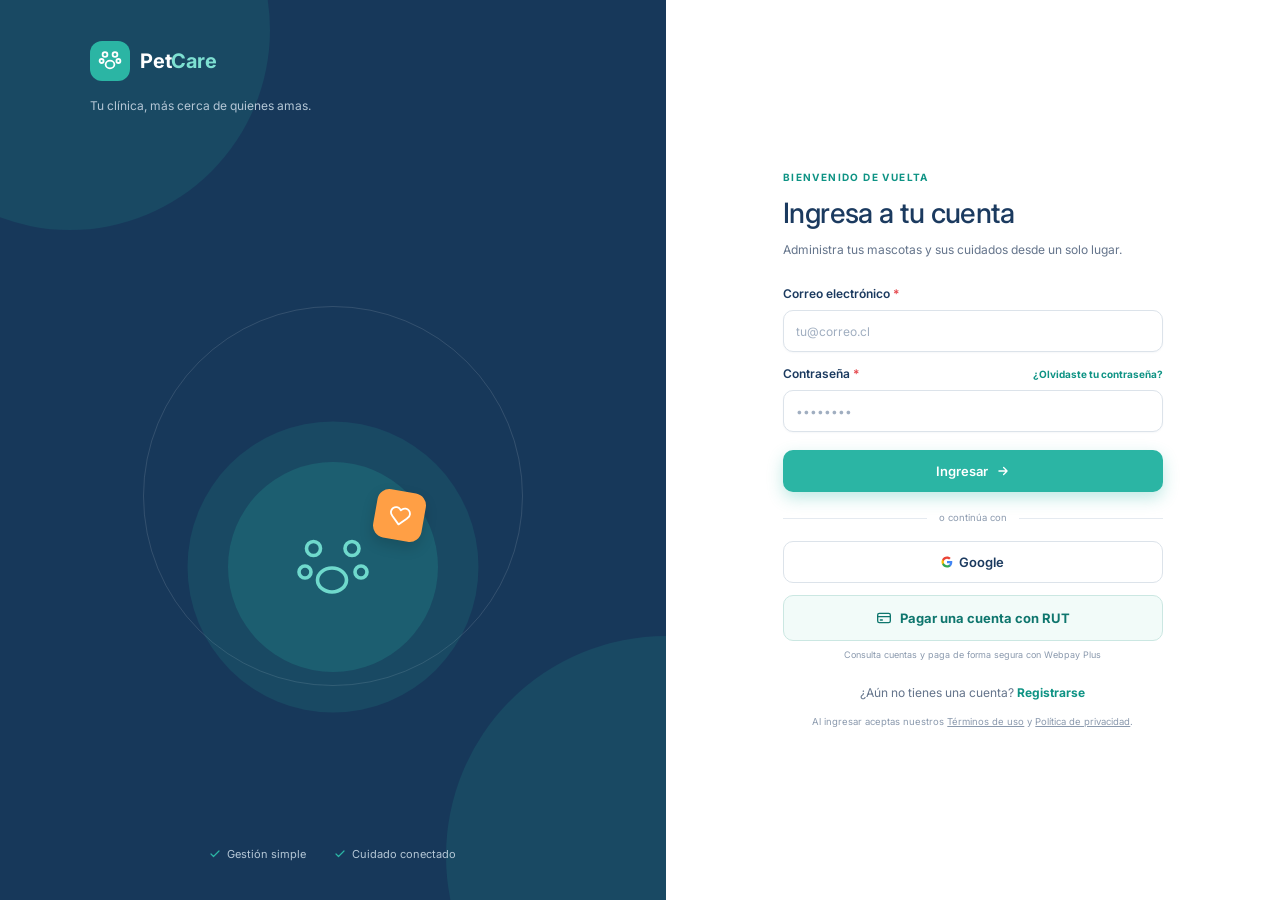
<file: index.html>
<!DOCTYPE html>
<html lang="es">
<head>
<meta charset="UTF-8">
<meta name="viewport" content="width=device-width, initial-scale=1">
<title>PetCare – Gestión veterinaria</title>
<meta name="description" content="PetCare: demo funcional de gestión veterinaria con login, agenda, fichas médicas, recordatorios y administración.">
<link rel="preconnect" href="https://fonts.googleapis.com">
<link rel="preconnect" href="https://fonts.gstatic.com" crossorigin>
<link href="https://fonts.googleapis.com/css2?family=Inter:wght@400;500;600;700&display=swap" rel="stylesheet">
<style>
/* ============================================================
   LOGIN (petcare-login.html)
   ============================================================ */

    :root {
      /* colors */
      --color-navy-900: #17385a;
      --color-navy-700: #1b3a5f;
      --color-teal-500: #2bb5a4;
      --color-teal-300: #7ee0d2;
      --color-teal-200: #6fd9cc;
      --color-teal-700: #0e9384;
      --color-orange-400: #ff9f45;
      --color-red-500: #e5484d;
      --color-white: #ffffff;
      --color-slate-300: #dce3ea;
      --color-slate-200: #e5eaf0;
      --color-slate-400: #a0aec0;
      --color-slate-500: #8a99ad;
      --color-slate-600: #64748b;
      --color-on-navy-muted: #b5c7d6;
      --color-deco: rgba(43, 181, 164, 0.13);
      --color-deco-strong: rgba(43, 181, 164, 0.2);
      --color-ring: rgba(255, 255, 255, 0.12);

      /* font sizes */
      --fs-9: 9.5px;
      --fs-10: 10px;
      --fs-11: 11px;
      --fs-12: 12px;
      --fs-13: 13px;
      --fs-20: 20px;
      --fs-28: 28px;

      /* spacing */
      --space-2: 2px;
      --space-6: 6px;
      --space-8: 8px;
      --space-12: 12px;
      --space-14: 14px;
      --space-16: 16px;
      --space-18: 18px;
      --space-26: 26px;
      --space-40: 40px;

      /* radius & shadows */
      --radius-10: 10px;
      --radius-12: 12px;
      --shadow-input: 0 1px 2px rgba(23, 56, 90, 0.04);
      --shadow-button: 0 6px 16px rgba(43, 181, 164, 0.3);

      --font-sans: "Inter", system-ui, -apple-system, "Segoe UI", Roboto, Arial, sans-serif;
    }

    *, *::before, *::after { box-sizing: border-box; }

    html, body { height: 100%; margin: 0; }

    body {
      font-family: var(--font-sans);
      color: var(--color-navy-700);
      background: var(--color-white);
      -webkit-font-smoothing: antialiased;
    }

    h1, p { margin: 0; }

    /* ---------- Layout ---------- */
    .login {
      display: flex;
      min-height: 100vh;
      width: 100%;
    }

    /* ---------- Brand panel ---------- */
    .showcase {
      position: relative;
      flex: 0 0 52%;
      background: var(--color-navy-900);
      overflow: hidden;
      color: var(--color-white);
    }

    .showcase__deco {
      position: absolute;
      border-radius: 50%;
      background: var(--color-deco);
      pointer-events: none;
    }
    .showcase__deco--top { width: 400px; height: 400px; top: -170px; left: -130px; }
    .showcase__deco--bottom { width: 440px; height: 440px; right: -220px; bottom: -176px; }

    .showcase__header {
      position: absolute;
      top: 41px;
      left: 90px;
      z-index: 2;
    }

    .l-brand { display: flex; align-items: center; gap: 10px; }
    .l-brand__icon {
      display: grid;
      place-items: center;
      width: 40px;
      height: 40px;
      border-radius: var(--radius-12);
      background: var(--color-teal-500);
    }
    .l-brand__name {
      font-size: var(--fs-20);
      font-weight: 700;
      line-height: 1;
      letter-spacing: -0.01em;
      color: var(--color-white);
    }
    .l-brand__name-accent { color: var(--color-teal-300); }
    .l-brand__tagline {
      margin-top: 17px;
      font-size: var(--fs-12);
      line-height: 16px;
      color: var(--color-on-navy-muted);
    }

    /* Illustration */
    .showcase__stage {
      position: absolute;
      left: 50%;
      top: 567px;
      width: 0;
      height: 0;
    }
    .stage__ring,
    .stage__disc {
      position: absolute;
      border-radius: 50%;
      transform: translate(-50%, -50%);
    }
    .stage__ring {
      width: 380px;
      height: 380px;
      top: -71px;
      border: 1px solid var(--color-ring);
    }
    .stage__disc--outer {
      width: 291px;
      height: 291px;
      top: 0;
      left: 0;
      background: var(--color-deco);
    }
    .stage__disc--inner {
      width: 210px;
      height: 210px;
      top: 0;
      left: 0;
      background: var(--color-deco-strong);
    }
    .stage__paw {
      position: absolute;
      left: -38px;
      top: -31px;
      width: 76px;
      height: 62px;
    }
    .stage__badge {
      position: absolute;
      left: 42px;
      top: -76px;
      display: grid;
      place-items: center;
      width: 49px;
      height: 49px;
      border-radius: var(--radius-12);
      background: var(--color-orange-400);
      transform: rotate(10deg);
      box-shadow: 0 6px 14px rgba(0, 0, 0, 0.15);
    }

    .showcase__footer {
      position: absolute;
      left: 0;
      right: 0;
      bottom: 38px;
      z-index: 2;
    }
    .highlights {
      display: flex;
      justify-content: center;
      gap: 28px;
      margin: 0;
      padding: 0;
      list-style: none;
    }
    .highlights__item {
      display: flex;
      align-items: center;
      gap: var(--space-6);
      font-size: var(--fs-11);
      line-height: 16px;
      color: var(--color-on-navy-muted);
    }

    /* ---------- Form panel ---------- */
    .auth {
      flex: 1 1 auto;
      display: flex;
      align-items: center;
      justify-content: center;
      padding: var(--space-40) var(--space-16);
      background: var(--color-white);
    }
    .auth__inner { width: 100%; max-width: 380px; }

    .auth__eyebrow {
      font-size: var(--fs-10);
      font-weight: 700;
      line-height: 12px;
      letter-spacing: 0.14em;
      text-transform: uppercase;
      color: var(--color-teal-700);
    }
    .auth__title {
      margin-top: var(--space-14);
      font-size: var(--fs-28);
      font-weight: 500;
      line-height: 32px;
      letter-spacing: -0.02em;
      color: var(--color-navy-700);
    }
    .auth__subtitle {
      margin-top: var(--space-12);
      font-size: var(--fs-12);
      line-height: 18px;
      color: var(--color-slate-600);
    }

    .form { margin-top: var(--space-26); }
    .form__field + .form__field { margin-top: var(--space-14); }
    .form__row {
      display: flex;
      align-items: center;
      justify-content: space-between;
    }
    .form__label {
      font-size: var(--fs-12);
      font-weight: 600;
      line-height: 16px;
      color: var(--color-navy-700);
    }
    .form__required { color: var(--color-red-500); }
    .form__link {
      font-size: var(--fs-10);
      font-weight: 700;
      line-height: 16px;
      color: var(--color-teal-700);
      text-decoration: none;
    }
    .form__link:hover { text-decoration: underline; }

    .form__input {
      display: block;
      width: 100%;
      height: 42px;
      margin-top: var(--space-8);
      padding: 0 var(--space-12);
      font: inherit;
      font-size: var(--fs-12);
      color: var(--color-navy-700);
      background: var(--color-white);
      border: 1px solid var(--color-slate-300);
      border-radius: var(--radius-10);
      box-shadow: var(--shadow-input);
      outline: none;
      transition: border-color 0.2s ease, box-shadow 0.2s ease;
    }
    .form__input::placeholder { color: var(--color-slate-400); opacity: 1; }
    .form__input:focus-visible {
      border-color: var(--color-teal-500);
      box-shadow: 0 0 0 3px rgba(43, 181, 164, 0.18);
    }

    .button {
      display: flex;
      align-items: center;
      justify-content: center;
      width: 100%;
      height: 42px;
      font: inherit;
      font-size: var(--fs-13);
      font-weight: 600;
      cursor: pointer;
      border-radius: var(--radius-10);
      transition: filter 0.2s ease, background-color 0.2s ease;
    }
    .button:focus-visible { outline: 2px solid var(--color-teal-700); outline-offset: 2px; }

    .button--primary {
      margin-top: var(--space-18);
      color: var(--color-white);
      background: var(--color-teal-500);
      border: 0;
      box-shadow: var(--shadow-button);
    }
    .button--primary:hover { filter: brightness(0.96); }
    .button__content {
      display: block;
      width: min-content;
      text-align: left;
      line-height: 16px;
    }
    .button__icon { display: block; margin-top: var(--space-2); }

    .button--secondary {
      gap: var(--space-6);
      color: var(--color-navy-700);
      background: var(--color-white);
      border: 1px solid var(--color-slate-300);
    }
    .button--secondary:hover { background: #f8fafc; }

    .divider {
      display: flex;
      align-items: center;
      gap: var(--space-12);
      margin: 19px 0 var(--space-16);
      font-size: var(--fs-9);
      line-height: 14px;
      color: var(--color-slate-500);
    }
    .divider::before,
    .divider::after {
      content: "";
      flex: 1;
      height: 1px;
      background: var(--color-slate-200);
    }

    .auth__register {
      margin-top: 22px;
      text-align: center;
      font-size: var(--fs-12);
      line-height: 16px;
      color: var(--color-slate-600);
    }
    .auth__register-link {
      font-weight: 700;
      color: var(--color-teal-700);
      text-decoration: none;
    }
    .auth__register-link:hover { text-decoration: underline; }

    .auth__legal {
      margin-top: var(--space-14);
      text-align: center;
      font-size: var(--fs-9);
      line-height: 14px;
      color: var(--color-slate-500);
    }
    .auth__legal a { color: inherit; text-decoration: underline; }

    /* ---------- Tablet ---------- */
    @media (max-width: 1024px) {
      .showcase { flex-basis: 44%; }
      .showcase__header { left: 48px; }
      .showcase__stage { transform: scale(0.8); transform-origin: 0 0; }
      .showcase__deco--top { width: 320px; height: 320px; top: -136px; left: -104px; }
      .showcase__deco--bottom { width: 352px; height: 352px; right: -176px; bottom: -141px; }
    }

    /* ---------- Mobile ---------- */
    @media (max-width: 768px) {
      .login { flex-direction: column; min-height: 100vh; }
      .showcase { flex: 0 0 auto; height: 200px; }
      .showcase__header { top: 32px; left: 24px; }
      .showcase__stage,
      .showcase__footer { display: none; }
      .showcase__deco--top { width: 240px; height: 240px; top: -102px; left: -78px; }
      .showcase__deco--bottom { width: 220px; height: 220px; right: -90px; bottom: -110px; }
      .auth { padding: 32px 24px 40px; align-items: flex-start; }
      .auth__title { font-size: 26px; line-height: 30px; }
    }

    @media (prefers-reduced-motion: reduce) {
      * { transition: none !important; }
    }
  

/* ============================================================
   APLICACIÓN (petcare-app.html)
   ============================================================ */

:root{
  --c-navy-900:#17385a; --c-navy-700:#1b3a5f; --c-teal-500:#2bb5a4; --c-teal-300:#7ee0d2; --c-teal-700:#0e9384;
  --c-teal-50:#e6f6f3; --c-teal-25:#f1faf8; --c-orange-400:#ff9f45; --c-orange-700:#d9822b; --c-orange-50:#fff0dd;
  --c-red-500:#e5484d; --c-red-50:#fde8e8; --c-purple-500:#8b6fe0; --c-purple-50:#ece7fb; --c-blue-500:#5b7fb5; --c-blue-50:#e8eef8;
  --c-bg:#f4f6fa; --c-white:#fff; --c-line:#e8edf2; --c-border:#dce3ea;
  --c-slate-400:#a0aec0; --c-slate-500:#8a99ad; --c-slate-600:#64748b; --c-on-navy:#b5c7d6; --c-on-navy-dim:#8fa5ba;
  --fs-9:9.5px; --fs-10:10px; --fs-11:11px; --fs-12:12px; --fs-13:13px; --fs-14:14px; --fs-15:15px; --fs-16:16px; --fs-20:20px; --fs-24:24px; --fs-28:28px;
  --sp-4:4px; --sp-8:8px; --sp-12:12px; --sp-16:16px; --sp-20:20px; --sp-22:22px; --sp-34:34px;
  --r-8:8px; --r-10:10px; --r-12:12px; --r-16:16px;
  --sh-card:0 1px 3px rgba(23,56,90,.06),0 8px 24px rgba(23,56,90,.04);
  --sh-btn:0 6px 16px rgba(43,181,164,.3);
  --sidebar-w:252px; --topbar-h:82px;
  --font:"Inter",system-ui,-apple-system,"Segoe UI",Roboto,Arial,sans-serif;
}
*,*::before,*::after{box-sizing:border-box}
html,body{margin:0;min-height:100%}
body{font-family:var(--font);font-size:var(--fs-13);color:var(--c-navy-700);background:var(--c-bg);-webkit-font-smoothing:antialiased}
h1,h2,h3,p,ul{margin:0;padding:0}
ul{list-style:none}
a{color:inherit;text-decoration:none}
button{font:inherit;color:inherit;cursor:pointer}
[hidden]{display:none!important}
.icon{width:20px;height:20px;fill:none;stroke:currentColor;stroke-width:1.8;stroke-linecap:round;stroke-linejoin:round;flex:none}
.icon--sm{width:14px;height:14px}.icon--xs{width:12px;height:12px}.icon--md{width:18px;height:18px}
:focus-visible{outline:2px solid var(--c-teal-500);outline-offset:2px}

/* ===== Layout ===== */
.app{display:flex;min-height:100vh}
.sidebar{position:fixed;inset:0 auto 0 0;width:var(--sidebar-w);background:var(--c-navy-900);color:var(--c-white);padding:25px 18px 20px;display:flex;flex-direction:column;z-index:30;overflow-y:auto;transition:transform .3s ease}
.main{margin-left:var(--sidebar-w);flex:1;min-width:0;display:flex;flex-direction:column}
.backdrop{position:fixed;inset:0;background:rgba(10,25,45,.5);opacity:0;visibility:hidden;transition:opacity .3s ease,visibility .3s;z-index:20}

/* ===== Sidebar ===== */
.brand{display:flex;align-items:center;gap:10px;padding:0 9px;height:40px}
.brand__icon{width:40px;height:40px;border-radius:var(--r-12);background:var(--c-teal-500);display:grid;place-items:center}
.brand__name{font-size:var(--fs-28);font-weight:700;letter-spacing:-.01em;line-height:1}
.brand__name span{color:var(--c-teal-300)}
.clinic{margin-top:23px;display:flex;align-items:center;gap:10px;padding:12px;height:57px;border-radius:var(--r-12);background:rgba(255,255,255,.07);border:1px solid rgba(255,255,255,.1)}
.clinic__icon{width:34px;height:34px;border-radius:var(--r-10);background:rgba(43,181,164,.35);color:var(--c-teal-300);display:grid;place-items:center}
.clinic__label{display:block;font-size:var(--fs-11);color:var(--c-on-navy-dim);line-height:15px}
.clinic__name{display:block;font-size:var(--fs-12);font-weight:700;line-height:17px}
.nav{margin-top:24px}
.nav__title{padding:0 10px;font-size:var(--fs-10);font-weight:600;letter-spacing:.14em;text-transform:uppercase;color:var(--c-on-navy-dim);line-height:14px;margin-bottom:5px}
.nav__list{display:flex;flex-direction:column;gap:5px}
.nav__link{display:flex;align-items:center;gap:12px;height:42px;padding:0 12px;border-radius:var(--r-10);font-size:var(--fs-14);color:var(--c-on-navy);transition:background-color .2s,color .2s}
.nav__link:hover{background:rgba(255,255,255,.07)}
.nav__link[aria-current="page"]{background:var(--c-teal-500);color:var(--c-white);box-shadow:var(--sh-btn)}
.nav__badge{margin-left:auto;min-width:20px;height:20px;border-radius:50%;background:var(--c-orange-400);color:#fff;font-size:var(--fs-11);font-weight:700;display:grid;place-items:center}
.sidebar__footer{margin-top:auto;padding-top:24px;display:flex;flex-direction:column;gap:11px}
.help{display:flex;align-items:center;gap:10px;padding:12px;height:57px;border-radius:var(--r-12);background:rgba(255,255,255,.07);border:1px solid rgba(255,255,255,.1)}
.help .icon{color:var(--c-teal-300)}
.help__title{display:block;font-size:var(--fs-12);font-weight:700;line-height:17px}
.help__sub{display:block;font-size:var(--fs-11);color:var(--c-on-navy-dim);line-height:14px}

/* ===== Topbar ===== */
.topbar{height:var(--topbar-h);background:var(--c-white);display:flex;align-items:center;justify-content:space-between;padding:0 var(--sp-34);gap:16px;position:sticky;top:0;z-index:10}
.topbar__left{display:flex;align-items:center;gap:12px;min-width:0}
.topbar__menu{display:none;width:38px;height:38px;border:1px solid var(--c-line);border-radius:var(--r-10);background:#fff;align-items:center;justify-content:center;color:var(--c-navy-700)}
.topbar__title{font-size:var(--fs-20);font-weight:700;line-height:30px;letter-spacing:-.01em}
.topbar__sub{font-size:var(--fs-13);line-height:20px;color:var(--c-slate-600)}
.topbar__right{display:flex;align-items:center;gap:18px}
.bell{position:relative;width:38px;height:38px;border:1px solid var(--c-line);border-radius:var(--r-10);background:#fff;display:grid;place-items:center;color:var(--c-navy-700)}
.bell__dot{position:absolute;top:7px;right:9px;width:8px;height:8px;border-radius:50%;background:var(--c-orange-400);border:1.5px solid #fff}
.user{display:flex;align-items:center;gap:10px;padding-left:18px;border-left:1px solid var(--c-line)}
.avatar{border-radius:50%;background:#d5f2ee;color:var(--c-teal-700);font-weight:700;display:grid;place-items:center;flex:none}
.avatar--38{width:38px;height:38px;font-size:var(--fs-12)}
.user__name{display:block;font-size:var(--fs-12);font-weight:700;line-height:16px}
.user__role{display:block;font-size:var(--fs-11);color:var(--c-slate-600);line-height:14px}

/* ===== Page ===== */
.content{padding:28px var(--sp-34) 40px}
.card{background:var(--c-white);border-radius:var(--r-16);box-shadow:var(--sh-card)}
.btn{display:inline-flex;align-items:center;justify-content:center;gap:8px;height:42px;padding:0 18px;border-radius:var(--r-10);font-size:var(--fs-13);font-weight:600;border:1px solid transparent;transition:filter .2s,background-color .2s;white-space:nowrap}
.btn--primary{background:var(--c-teal-500);color:#fff;box-shadow:var(--sh-btn)}
.btn--primary:hover{filter:brightness(.96)}
.btn--outline{background:#fff;border-color:var(--c-border);color:var(--c-navy-700)}
.btn--outline:hover{background:#f8fafc}
.link{font-size:var(--fs-11);font-weight:700;color:var(--c-teal-700);display:inline-flex;align-items:center;gap:4px}
.link:hover{text-decoration:underline}
.badge{display:inline-flex;align-items:center;height:22px;padding:0 10px;border-radius:999px;font-size:var(--fs-10);font-weight:600;white-space:nowrap}
.badge--ok{background:var(--c-teal-50);color:var(--c-teal-700)}
.badge--warn{background:var(--c-orange-50);color:var(--c-orange-700)}
.badge--off{background:var(--c-red-50);color:var(--c-red-500)}
.badge--muted{background:#eef1f5;color:var(--c-slate-600)}
.dots{letter-spacing:2px;font-weight:700;color:var(--c-slate-500);background:none;border:0;font-size:var(--fs-16);line-height:1;padding:4px}
.pet{border-radius:50%;display:grid;place-items:center;flex:none}
.pet--orange{background:var(--c-orange-50);color:var(--c-orange-700)}
.pet--teal{background:var(--c-teal-50);color:var(--c-teal-700)}
.pet--38{width:38px;height:38px}.pet--26{width:26px;height:26px}
.field-input{display:block;width:100%;height:43px;padding:0 12.7px;font:inherit;font-size:var(--fs-12);color:var(--c-navy-700);background:#fff;border:1px solid var(--c-border);border-radius:var(--r-10);outline:none;transition:border-color .2s,box-shadow .2s;appearance:none;-webkit-appearance:none}
.field-input::placeholder{color:var(--c-slate-400);opacity:1}
.field-input:focus-visible{border-color:var(--c-teal-500);box-shadow:0 0 0 3px rgba(43,181,164,.18)}
.table-wrap{overflow-x:auto}

/* ===== Inicio ===== */
.section-head{display:flex;align-items:center;justify-content:space-between;gap:16px}
.section-head__title{font-size:var(--fs-20);font-weight:700;letter-spacing:-.01em}
.stats{display:grid;grid-template-columns:repeat(4,1fr);gap:16px;margin-top:22px}
.stat{display:flex;gap:14px;padding:18.7px}
.stat__icon{width:43px;height:43px;border-radius:var(--r-12);display:grid;place-items:center;flex:none}
.stat__icon--teal{background:var(--c-teal-50);color:var(--c-teal-500)}
.stat__icon--blue{background:var(--c-blue-50);color:var(--c-blue-500)}
.stat__icon--orange{background:var(--c-orange-50);color:var(--c-orange-400)}
.stat__icon--purple{background:var(--c-purple-50);color:var(--c-purple-500)}
.stat__label{font-size:var(--fs-11);color:var(--c-slate-600);line-height:15px}
.stat__value{font-size:var(--fs-24);font-weight:700;line-height:29px}
.stat__note{font-size:var(--fs-10);color:var(--c-slate-500);line-height:16.5px;margin-top:0}
.home-grid{display:grid;grid-template-columns:minmax(0,620fr) minmax(0,320fr);gap:20px;margin-top:20px}
.panel{padding:21.7px}
.panel__head{display:flex;justify-content:space-between;align-items:flex-start;gap:12px}
.panel__title{font-size:var(--fs-15);font-weight:700;line-height:21px}
.panel__sub{font-size:var(--fs-11);color:var(--c-slate-600);line-height:16px}
.appts{margin-top:17px}
.appt{display:flex;align-items:center;gap:14px;height:65px;border-top:1px solid var(--c-line)}
.appt__time{width:48px;text-align:center;flex:none}
.appt__hour{display:block;font-size:var(--fs-13);font-weight:700;line-height:16px}
.appt__day{display:block;font-size:var(--fs-9);color:var(--c-slate-500)}
.appt__info{flex:1;min-width:0}
.appt__title{font-size:var(--fs-12);color:var(--c-slate-600)}
.appt__title strong{color:var(--c-navy-700);font-weight:700}
.appt__vet{font-size:var(--fs-10);color:var(--c-slate-500);margin-top:2px}
.reminders{margin-top:17px}
.rem{display:flex;align-items:center;gap:12px;height:63px;border-top:1px solid var(--c-line);padding:0}
.rem__date{width:39px;height:45px;border-radius:var(--r-10);display:flex;flex-direction:column;align-items:center;justify-content:center;flex:none}
.rem__date--orange{background:var(--c-orange-50);color:var(--c-orange-700)}
.rem__date--teal{background:var(--c-teal-50);color:var(--c-teal-700)}
.rem__day{font-size:var(--fs-16);font-weight:700;line-height:17px}
.rem__mon{font-size:8px;font-weight:600;line-height:10px}
.rem__info{flex:1}
.rem__title{font-size:var(--fs-11);font-weight:700}
.rem__sub{font-size:var(--fs-10);color:var(--c-slate-500)}
.tip{margin-top:16px;padding:14px;border-radius:var(--r-12);background:#eaf7f5;display:flex;gap:10px;align-items:flex-start}
.tip .icon{color:var(--c-teal-700)}
.tip__title{font-size:var(--fs-11);font-weight:700;color:var(--c-teal-700)}
.tip__text{font-size:var(--fs-10);line-height:15px;color:var(--c-slate-600);margin-top:3px}
.quick{margin-top:20px}
.quick__grid{display:grid;grid-template-columns:repeat(3,1fr);gap:12px;margin-top:14px}
.quick__item{display:flex;align-items:center;gap:12px;height:56.4px;padding:0 12px;border:1px solid var(--c-line);border-radius:var(--r-12);background:#fff;font-size:var(--fs-11);font-weight:700;text-align:left;transition:background-color .2s}
.quick__item:hover{background:#f8fafc}
.quick__icon{width:32px;height:32px;border-radius:var(--r-10);background:var(--c-teal-50);color:var(--c-teal-700);display:grid;place-items:center}
.quick__item .chev{margin-left:auto;color:var(--c-slate-500)}

/* ===== Registro ===== */
.crumbs{display:flex;align-items:center;gap:8px;font-size:var(--fs-10);color:var(--c-slate-600);line-height:14px}
.form-card{padding:24.7px;margin-top:17px}
.form-card + .form-card{margin-top:18px}
.form-card__head{display:flex;gap:12px;align-items:center;padding-bottom:24px;border-bottom:1px solid var(--c-line)}
.step{width:32px;height:32px;border-radius:var(--r-10);background:var(--c-teal-500);color:#fff;font-size:var(--fs-13);font-weight:700;display:grid;place-items:center;flex:none}
.form-card__title{font-size:var(--fs-16);font-weight:500;line-height:21px}
.form-card__sub{font-size:var(--fs-10);color:var(--c-slate-600);line-height:17px}
.grid{display:grid;gap:18px;margin-top:20px}
.grid--2{grid-template-columns:repeat(2,1fr)}
.grid--3{grid-template-columns:repeat(3,1fr)}
.field__label{display:block;font-size:var(--fs-11);font-weight:600;line-height:15px;margin-bottom:7px}
.req{color:var(--c-red-500)}
.select{position:relative}
.select .field-input{padding-right:34px}
.select .icon{position:absolute;right:12px;top:50%;transform:translateY(-50%);pointer-events:none;width:16px;height:16px}
.upload{display:flex;align-items:center;justify-content:center;gap:10px;width:100%;margin-top:18px;height:60px;background:var(--c-teal-25);border:1px solid var(--c-line);border-radius:var(--r-12);text-align:left}
.upload__btn{width:32px;height:32px;border-radius:var(--r-10);border:1px solid #bfe7e1;background:#fff;color:var(--c-teal-500);display:grid;place-items:center}
.upload__title{display:block;font-size:var(--fs-10);font-weight:700;color:var(--c-teal-700);line-height:14px}
.upload__sub{display:block;font-size:var(--fs-9);color:var(--c-slate-500);line-height:14px}
.form-actions{display:flex;justify-content:flex-end;gap:10px;margin-top:17px}
.form-actions .btn{height:42px}

/* ===== Disponibilidad ===== */
.toolbar{display:flex;align-items:center;gap:12px;padding:14px;flex-wrap:wrap}
.toolbar__select{position:relative;width:250px}
.toolbar__select .field-input{height:44px;padding-left:38px;padding-right:34px;color:var(--c-navy-700)}
.toolbar__select .icon--l{position:absolute;left:12px;top:50%;transform:translateY(-50%);width:18px;height:18px;color:var(--c-slate-600);pointer-events:none}
.toolbar__select .icon--r{position:absolute;right:12px;top:50%;transform:translateY(-50%);width:16px;height:16px;pointer-events:none}
.toolbar__date{display:flex;align-items:center;gap:10px;height:44px;padding:0 12px;border:1px solid var(--c-border);border-radius:var(--r-10);font-size:var(--fs-11);color:var(--c-slate-600);background:#fff}
.toolbar__date .icon{color:var(--c-slate-600);width:18px;height:18px}
.toolbar .btn{margin-left:auto}
.avail{display:grid;grid-template-columns:minmax(0,458fr) minmax(0,481fr);gap:21px;margin-top:20px}
.cal{padding:22px}
.cal__nav{display:flex;align-items:center;justify-content:space-between}
.cal__month{font-size:var(--fs-14);font-weight:500}
.cal__btn{width:28px;height:28px;border:1px solid var(--c-line);border-radius:var(--r-8);background:#fff;display:grid;place-items:center;color:var(--c-slate-600);font-size:var(--fs-14)}
.cal__grid{display:grid;grid-template-columns:repeat(7,1fr);margin-top:18px;text-align:center;row-gap:0}
.cal__dow{font-size:var(--fs-9);font-weight:700;color:var(--c-slate-500);height:28px}
.cal__day{height:48.5px;display:flex;flex-direction:column;align-items:center;justify-content:center;font-size:var(--fs-12);color:var(--c-navy-700);position:relative;border:0;background:none;border-radius:var(--r-12)}
.cal__day--out{color:#c3ccd6}
.cal__day--dot::after{content:"";position:absolute;bottom:7px;width:4px;height:4px;border-radius:50%;background:var(--c-teal-500)}
.cal__day--sel{background:var(--c-teal-500);color:#fff;font-weight:700;box-shadow:var(--sh-btn);width:54px;height:51px;justify-self:center}
.cal__legend{display:flex;justify-content:center;gap:16px;border-top:1px solid var(--c-line);margin-top:14px;padding-top:16px;font-size:var(--fs-9);color:var(--c-slate-500)}
.cal__legend span{display:flex;align-items:center;gap:6px}
.cal__legend i{width:7px;height:7px;border-radius:2px;background:var(--c-teal-500)}
.cal__legend span+span i{background:#bfe7e1}
.day{padding:22px}
.day__head{display:flex;justify-content:space-between;align-items:flex-start;gap:10px}
.pill{height:22px;padding:0 10px;border-radius:999px;background:var(--c-teal-50);color:var(--c-teal-700);font-size:var(--fs-9);display:inline-flex;align-items:center}
.vet{display:flex;align-items:center;gap:12px;margin-top:16px;padding:12px;background:#f4f7fb;border-radius:var(--r-12)}
.vet .avatar{background:#dce6f2;color:var(--c-navy-700)}
.vet__name{font-size:var(--fs-11);font-weight:700}
.vet__time{font-size:var(--fs-10);color:var(--c-slate-600)}
.vet .link{margin-left:auto}
.slots__label{font-size:var(--fs-11);margin:17px 0 9px}
.slots{display:grid;grid-template-columns:repeat(3,1fr);gap:8px}
.slot{height:43px;border-radius:var(--r-8);border:1px solid #bfe7e1;background:#edf8f6;display:flex;flex-direction:column;align-items:center;justify-content:center;color:var(--c-teal-700)}
.slot b{font-size:var(--fs-12);line-height:15px}
.slot small{font-size:8.5px;line-height:11px}
.slot--busy{background:#f1f3f5;border-color:#e1e5ea;color:var(--c-slate-500)}
.slot--busy b{text-decoration:line-through}

/* ===== Ficha médica ===== */
.search{display:flex;max-width:619px;height:45px;background:#fff;border-radius:var(--r-12);box-shadow:var(--sh-card);overflow:hidden}
.search__wrap{position:relative;flex:1}
.search__wrap .icon{position:absolute;left:14px;top:50%;transform:translateY(-50%);color:var(--c-slate-500);width:18px;height:18px}
.search__input{width:100%;height:100%;border:0;outline:0;padding:0 14px 0 42px;font:inherit;font-size:var(--fs-11);color:var(--c-navy-700);background:transparent}
.search__input::placeholder{color:var(--c-slate-400);opacity:1}
.search__btn{border:0;background:var(--c-teal-500);color:#fff;font-weight:600;font-size:var(--fs-12);padding:0 20px}
.patient{display:flex;align-items:center;gap:20px;padding:20px 20px;margin-top:20px;flex-wrap:wrap}
.patient__avatar{width:76px;height:76px;border-radius:50%;background:var(--c-orange-50);color:var(--c-orange-700);display:grid;place-items:center;flex:none}
.patient__id{font-size:8px;font-weight:700;letter-spacing:.14em;color:var(--c-teal-700);text-transform:uppercase}
.patient__name{font-size:var(--fs-24);font-weight:500;line-height:30px}
.patient__meta{font-size:var(--fs-10);color:var(--c-slate-600)}
.patient__facts{display:flex;gap:34px;margin-left:46px;padding-left:20px;border-left:1px solid var(--c-line);flex:1}
.fact__label{display:block;font-size:var(--fs-9);color:var(--c-slate-500);line-height:14px}
.fact__value{display:block;font-size:var(--fs-11);font-weight:700;line-height:18px}
.patient .btn{height:40px}
.record{margin-top:20px;overflow:hidden}
.tabs{display:flex;gap:26px;padding:0 24px;border-bottom:1px solid var(--c-line);height:47px;align-items:stretch;overflow-x:auto}
.tab{background:none;border:0;border-bottom:2px solid transparent;font-size:var(--fs-10);color:var(--c-slate-600);display:flex;align-items:center;gap:6px;padding:0;white-space:nowrap}
.tab[aria-selected="true"]{color:var(--c-teal-700);font-weight:600;border-bottom-color:var(--c-teal-500)}
.tab__count{background:var(--c-teal-50);color:var(--c-teal-700);border-radius:999px;padding:1px 6px;font-size:var(--fs-9);font-weight:700}
.record__body{padding:20px 24px 38px}
.record__head{display:flex;justify-content:space-between;align-items:flex-start;gap:12px}
.record__title{font-size:var(--fs-16);font-weight:500}
.timeline{margin-top:14px;display:flex;flex-direction:column}
.tl{display:flex;gap:12px;position:relative;padding-bottom:22px}
.tl:last-child{padding-bottom:0}
.tl::before{content:"";position:absolute;left:15px;top:32px;bottom:-4px;width:1px;background:var(--c-line)}
.tl:last-child::before{display:none}
.tl__dot{width:32px;height:32px;border-radius:50%;background:var(--c-teal-50);color:var(--c-teal-700);display:grid;place-items:center;flex:none}
.tl__dot .icon{width:15px;height:15px}
.tl__body{flex:1;min-width:0}
.tl__top{display:flex;align-items:center;gap:8px;font-size:8.5px;color:var(--c-slate-600);letter-spacing:.04em;text-transform:uppercase;height:22px}
.tl__title{font-size:var(--fs-14);font-weight:500;margin-top:8px}
.tl__desc{font-size:var(--fs-10);color:var(--c-slate-600);margin-top:6px}
.tl__foot{display:flex;align-items:center;justify-content:space-between;margin-top:14px;font-size:var(--fs-10);color:var(--c-slate-600)}
.tl__vet{display:flex;align-items:center;gap:8px}
.avatar--24{width:24px;height:24px;font-size:8px}
.tl__foot .link{font-size:var(--fs-9);font-weight:500}

/* ===== Recordatorios ===== */
.banner{display:flex;align-items:center;gap:14px;padding:22px 20px;border-radius:var(--r-16);background:linear-gradient(90deg,#2bb5a4,#27ab9d);color:#fff;box-shadow:0 10px 28px rgba(43,181,164,.25);flex-wrap:wrap}
.banner__icon{width:40px;height:40px;border-radius:var(--r-12);background:rgba(255,255,255,.18);display:grid;place-items:center;flex:none}
.banner__text{flex:1;min-width:200px}
.banner__title{font-size:var(--fs-13);font-weight:700}
.banner__sub{font-size:var(--fs-10);opacity:.9;margin-top:3px}
.banner .btn{background:#fff;color:var(--c-teal-700);height:41px;padding:0 17px;font-weight:700;font-size:var(--fs-13)}
.banner__close{background:none;border:0;color:#fff;padding:4px;display:grid;place-items:center}
.stats3{display:grid;grid-template-columns:repeat(3,1fr);gap:16px;margin-top:20px}
.stat3{display:flex;align-items:center;gap:12px;padding:15px}
.stat3 .stat__icon{width:40px;height:40px}
.stat3__value{font-size:var(--fs-20);font-weight:700;line-height:24px}
.stat3__label{font-size:var(--fs-10);color:var(--c-slate-600)}
.rtable{margin-top:20px;overflow:hidden}
.rtable__head{display:flex;justify-content:space-between;align-items:flex-start;padding:22px 21px 20px;gap:12px;flex-wrap:wrap}
.seg{display:flex;background:#f1f4f8;border-radius:var(--r-10);padding:3px;gap:2px}
.seg button{border:0;background:none;border-radius:8px;height:26px;padding:0 10px;font-size:var(--fs-9);color:var(--c-slate-600)}
.seg button[aria-pressed="true"]{background:#fff;color:var(--c-navy-700);box-shadow:0 1px 3px rgba(23,56,90,.12)}
.table{width:100%;border-collapse:collapse;min-width:640px}
.table th{background:#f7f9fc;text-align:left;font-size:var(--fs-9);font-weight:600;letter-spacing:.08em;text-transform:uppercase;color:var(--c-slate-500);height:30px;padding:0 0 0 21px;border-top:1px solid var(--c-line);border-bottom:1px solid var(--c-line)}
.table td{height:51.5px;padding:0 0 0 21px;font-size:var(--fs-10);color:var(--c-slate-600);border-bottom:1px solid var(--c-line)}
.table tr:last-child td{border-bottom:0}
.cell-strong{display:block;font-size:var(--fs-10);font-weight:700;color:var(--c-navy-700)}
.cell-sub{display:block;font-size:var(--fs-9);color:var(--c-slate-500)}
.cell-pet{display:flex;align-items:center;gap:8px;font-size:var(--fs-10);font-weight:700;color:var(--c-navy-700)}

/* ===== Administración ===== */
.admin{display:grid;grid-template-columns:minmax(0,209fr) minmax(0,729fr);gap:22px;align-items:start}
.settings{padding:14px 11px 11px}
.settings__title{font-size:var(--fs-12);padding:6px 8px 11px}
.settings__link{display:flex;align-items:center;gap:10px;height:39px;padding:0 10px;border-radius:var(--r-10);font-size:var(--fs-10);color:var(--c-slate-600);margin-top:0}
.settings__link .icon{width:17px;height:17px}
.settings__link .chev{margin-left:auto;width:14px;height:14px}
.settings__link[aria-current="true"]{background:#e6f6f3;color:var(--c-teal-700);font-weight:600}
.users{overflow:hidden}
.admin-embed{overflow:hidden}
.admin-embed__frame{display:block;width:100%;height:min(76vh,920px);min-height:620px;border:0;border-top:1px solid var(--c-line);background:#fff}
.users__head{display:flex;justify-content:space-between;align-items:flex-start;padding:21px 21px 18px;gap:12px;flex-wrap:wrap}
.users .btn{height:40px}
.user-cell{display:flex;align-items:center;gap:12px;padding:8px 0}
.user-cell .avatar{width:34px;height:34px;font-size:var(--fs-11)}
.user-cell__name{display:block;font-size:var(--fs-10);font-weight:700;color:var(--c-navy-700);width:62px;line-height:13px}
.user-cell__role{display:block;font-size:var(--fs-9);color:var(--c-slate-500)}
.users .table td{height:56px}
.mail{color:var(--c-slate-600)}
.icon-btn{width:28px;height:28px;border:1px solid var(--c-line);border-radius:var(--r-8);background:#fff;display:inline-grid;place-items:center;color:var(--c-slate-600);margin-right:6px}
.icon-btn .icon{width:14px;height:14px}
.icon-btn--danger{color:var(--c-red-500)}

/* ===== Tablet ===== */
@media (max-width:1024px){
  .sidebar{transform:translateX(-100%);box-shadow:none}
  .app--menu-open .sidebar{transform:none;box-shadow:0 0 40px rgba(0,0,0,.3)}
  .app--menu-open .backdrop{opacity:1;visibility:visible}
  .main{margin-left:0}
  .topbar__menu{display:inline-flex}
  .topbar,.content{padding-left:24px;padding-right:24px}
  .stats{grid-template-columns:repeat(2,1fr)}
  .home-grid,.avail{grid-template-columns:1fr}
  .admin{grid-template-columns:1fr}
  .admin-embed__frame{height:75vh;min-height:560px}
  .patient__facts{margin-left:0;flex-wrap:wrap;gap:20px 34px}
}
/* ===== Mobile ===== */
@media (max-width:768px){
  .topbar{padding:0 16px;height:auto;min-height:var(--topbar-h);padding-top:12px;padding-bottom:12px}
  .content{padding:20px 16px 32px}
  .topbar__title{font-size:var(--fs-16);line-height:22px}
  .topbar__sub{font-size:var(--fs-11);line-height:16px}
  .user__info,.user .icon,.user{display:none}
  .user{display:none}
  .stats,.stats3,.quick__grid,.grid--2,.grid--3{grid-template-columns:1fr}
  .section-head{flex-wrap:wrap}
  .form-actions{flex-wrap:wrap}
  .form-actions .btn{flex:1}
  .patient{gap:14px}
  .patient__facts{border-left:0;padding-left:0}
  .record__head{flex-wrap:wrap}
  .toolbar__select{width:100%}
  .toolbar .btn{margin-left:0;width:100%}
  .slots{grid-template-columns:repeat(2,1fr)}
  .appt{height:auto;padding:12px 0;flex-wrap:wrap}
}
@media (prefers-reduced-motion:reduce){*{transition:none!important}}


/* ============================================================
   FUNCIONALIDAD
   ============================================================ */
/* ============================================================
   ESTILOS AÑADIDOS PARA LA VERSIÓN FUNCIONAL
   ============================================================ */

/* ---------- Login ---------- */
.login-error {
  margin: 12px 0 0;
  padding: 10px 12px;
  border: 1px solid rgba(229, 72, 77, .3);
  border-radius: 10px;
  background: #fde8e8;
  color: #b3261e;
  font-size: 12px;
  line-height: 17px;
}
.demo-hint {
  margin-top: 14px;
  text-align: center;
  font-size: 10px;
  line-height: 16px;
  color: var(--color-slate-500);
}
.demo-hint b { color: var(--color-navy-700); font-weight: 700; }
.form__input[aria-invalid="true"],
.field-input[aria-invalid="true"] {
  border-color: var(--c-red-500);
  box-shadow: 0 0 0 3px rgba(229, 72, 77, .12);
}

/* ---------- Botones extra ---------- */
button.link {
  background: none;
  border: 0;
  padding: 0;
  cursor: pointer;
}
.login-screen .button__content {
  display: inline-flex;
  align-items: center;
  justify-content: center;
  gap: 8px;
  width: auto;
  text-align: center;
}
.login-screen .button__icon { margin-top: 0; }
.users .user-cell__name { width: auto; min-width: 110px; }
.btn--danger {
  background: var(--c-red-500);
  color: #fff;
  box-shadow: 0 6px 16px rgba(229, 72, 77, .24);
}
.btn--danger:hover { filter: brightness(.95); }
.btn--sm { height: 34px; padding: 0 12px; font-size: var(--fs-11); border-radius: var(--r-8); }
.icon-btn--ok { color: var(--c-teal-700); }
.actions-cell { white-space: nowrap; }
.actions-cell .icon-btn { margin-right: 4px; }
.actions-cell .icon-btn:last-child { margin-right: 0; }

/* ---------- Usuario / menú ---------- */
.user-wrap { position: relative; }
.topbar .user {
  padding: 4px 0 4px 18px;
  border: 0;
  border-left: 1px solid var(--c-line);
  background: none;
  text-align: left;
  font: inherit;
  cursor: pointer;
}
.user-menu {
  position: absolute;
  right: 0;
  top: calc(100% + 10px);
  z-index: 60;
  width: 232px;
  padding: 8px;
  background: #fff;
  border: 1px solid var(--c-line);
  border-radius: var(--r-12);
  box-shadow: 0 18px 44px rgba(23, 56, 90, .2);
}
.user-menu__head { padding: 9px 10px 11px; border-bottom: 1px solid var(--c-line); margin-bottom: 6px; }
.user-menu__name { display: block; font-size: var(--fs-12); font-weight: 700; }
.user-menu__mail { display: block; font-size: var(--fs-10); color: var(--c-slate-500); margin-top: 2px; overflow: hidden; text-overflow: ellipsis; }
.user-menu__item {
  display: flex;
  align-items: center;
  gap: 9px;
  width: 100%;
  height: 38px;
  padding: 0 10px;
  border: 0;
  border-radius: var(--r-8);
  background: none;
  color: var(--c-navy-700);
  font-size: var(--fs-11);
  text-align: left;
}
.user-menu__item:hover { background: #f4f7fb; }
.user-menu__item--danger { color: var(--c-red-500); }

/* ---------- Búsqueda de fichas ---------- */
.search { position: relative; overflow: visible; }
.search__btn { border-radius: 0 var(--r-12) var(--r-12) 0; }
.search-results {
  position: absolute;
  top: calc(100% + 8px);
  left: 0;
  right: 0;
  z-index: 25;
  max-height: 320px;
  overflow-y: auto;
  background: #fff;
  border: 1px solid var(--c-line);
  border-radius: var(--r-12);
  box-shadow: 0 18px 44px rgba(23, 56, 90, .18);
}
.search-result {
  display: flex;
  align-items: center;
  gap: 11px;
  width: 100%;
  padding: 10px 12px;
  border: 0;
  border-bottom: 1px solid var(--c-line);
  background: #fff;
  text-align: left;
}
.search-result:last-child { border-bottom: 0; }
.search-result:hover { background: #f6faf9; }
.search-result__name { display: block; font-size: var(--fs-11); font-weight: 700; color: var(--c-navy-700); }
.search-result__meta { display: block; font-size: var(--fs-9); color: var(--c-slate-500); margin-top: 2px; }
.search-empty { padding: 16px; font-size: var(--fs-10); color: var(--c-slate-500); text-align: center; }
.search-result .pet { width: 30px; height: 30px; }

/* ---------- Estados vacíos ---------- */
.empty {
  padding: 34px 20px;
  text-align: center;
  color: var(--c-slate-500);
  font-size: var(--fs-11);
  line-height: 17px;
}
.empty strong { display: block; margin-bottom: 4px; color: var(--c-navy-700); font-size: var(--fs-13); }
.empty .btn { margin-top: 14px; }
.empty--table { padding: 26px 20px; }
.empty--table strong { font-size: var(--fs-11); }

/* ---------- Slots ---------- */
button.slot { cursor: pointer; font: inherit; }
button.slot:hover { background: #e2f5f1; border-color: var(--c-teal-500); }
.slot:disabled { cursor: default; }
.slot--past { opacity: .55; }

/* ---------- Ficha ---------- */
.record__actions { display: flex; align-items: center; gap: 4px; }
.record__actions .icon-btn { width: 26px; height: 26px; }
.record__actions .icon-btn .icon { width: 13px; height: 13px; }
.timeline .badge { margin-left: 2px; }
.tl__desc { white-space: pre-line; }
.pet img { width: 100%; height: 100%; object-fit: cover; border-radius: 50%; }
.patient__avatar img { width: 100%; height: 100%; object-fit: cover; border-radius: 50%; }
.upload__preview {
  width: 34px;
  height: 34px;
  border-radius: var(--r-10);
  object-fit: cover;
  border: 1px solid var(--c-line);
  flex: none;
}

/* ---------- Administración ---------- */
#adminPanel { min-width: 0; }
.pro-grid {
  display: grid;
  grid-template-columns: repeat(2, minmax(0, 1fr));
  gap: 14px;
  padding: 0 21px 21px;
}
.pro-card {
  display: flex;
  gap: 12px;
  align-items: flex-start;
  padding: 15px;
  border: 1px solid var(--c-line);
  border-radius: var(--r-12);
  background: #fff;
}
.pro-card__body { flex: 1; min-width: 0; }
.pro-card__name { font-size: var(--fs-12); font-weight: 700; }
.pro-card__meta { font-size: var(--fs-10); color: var(--c-slate-500); margin-top: 2px; overflow: hidden; text-overflow: ellipsis; }
.pro-card__stats { display: flex; gap: 14px; margin-top: 9px; }
.pro-card__stat b { display: block; font-size: var(--fs-12); color: var(--c-navy-700); line-height: 15px; }
.pro-card__stat span { display: block; font-size: var(--fs-9); color: var(--c-slate-500); }
.pro-card__actions { display: flex; gap: 4px; }
.pro-card .avatar { width: 40px; height: 40px; font-size: var(--fs-12); }
.admin-empty {
  padding: 28px 21px;
  font-size: var(--fs-11);
  color: var(--c-slate-500);
  text-align: center;
}

/* ---------- Horarios ---------- */
.sched { padding: 4px 21px 22px; overflow-x: auto; }
.sched__inner { min-width: 720px; }
.sched__row {
  display: grid;
  grid-template-columns: 100px 64px 1fr 1fr 1fr 1fr;
  gap: 10px;
  align-items: center;
  padding: 9px 0;
  border-bottom: 1px solid var(--c-line);
}
.sched__row:last-child { border-bottom: 0; }
.sched__head {
  padding: 8px 0;
  border-bottom: 1px solid var(--c-line);
  font-size: var(--fs-9);
  font-weight: 600;
  letter-spacing: .06em;
  text-transform: uppercase;
  color: var(--c-slate-500);
}
.sched__day { font-size: var(--fs-11); font-weight: 700; color: var(--c-navy-700); }
.sched input[type="time"] {
  width: 100%;
  height: 38px;
  padding: 0 8px;
  font: inherit;
  font-size: var(--fs-11);
  color: var(--c-navy-700);
  background: #fff;
  border: 1px solid var(--c-border);
  border-radius: var(--r-8);
  outline: none;
}
.sched input[type="time"]:focus-visible { border-color: var(--c-teal-500); box-shadow: 0 0 0 3px rgba(43, 181, 164, .18); }
.sched input[type="time"]:disabled { background: #f1f4f8; color: var(--c-slate-400); }
.sched input[type="checkbox"] { width: 18px; height: 18px; accent-color: var(--c-teal-500); cursor: pointer; }
.sched__foot {
  display: flex;
  justify-content: space-between;
  align-items: center;
  gap: 12px;
  flex-wrap: wrap;
  padding: 16px 21px 21px;
  border-top: 1px solid var(--c-line);
}
.sched__note { font-size: var(--fs-10); color: var(--c-slate-500); }

/* ---------- Modal ---------- */
.modal {
  position: fixed;
  inset: 0;
  z-index: 120;
  display: grid;
  place-items: center;
  padding: 20px;
}
.modal__backdrop {
  position: absolute;
  inset: 0;
  background: rgba(10, 25, 45, .55);
  backdrop-filter: blur(2px);
}
.modal__card {
  position: relative;
  width: 100%;
  max-height: calc(100vh - 40px);
  display: flex;
  flex-direction: column;
  overflow: hidden;
  background: #fff;
  border-radius: 18px;
  box-shadow: 0 26px 70px rgba(10, 25, 45, .32);
}
.modal__head {
  display: flex;
  align-items: flex-start;
  justify-content: space-between;
  gap: 14px;
  padding: 22px 24px 16px;
  border-bottom: 1px solid var(--c-line);
}
.modal__title { font-size: 17px; font-weight: 700; line-height: 22px; letter-spacing: -.01em; }
.modal__sub { margin-top: 3px; font-size: var(--fs-10); line-height: 15px; color: var(--c-slate-600); }
.modal__close {
  display: grid;
  place-items: center;
  width: 32px;
  height: 32px;
  flex: none;
  border: 1px solid var(--c-line);
  border-radius: var(--r-8);
  background: #fff;
  color: var(--c-slate-600);
}
.modal__close:hover { background: #f4f7fb; }
.modal__form { display: flex; flex-direction: column; min-height: 0; flex: 1; }
.modal__body { padding: 20px 24px; overflow-y: auto; }
.modal__body .grid { margin-top: 0; }
.modal__error {
  margin: 0 24px 4px;
  padding: 9px 11px;
  border-radius: 8px;
  background: #fde8e8;
  color: #b3261e;
  font-size: var(--fs-10);
  line-height: 15px;
}
.modal__foot {
  display: flex;
  justify-content: flex-end;
  gap: 10px;
  padding: 16px 24px;
  border-top: 1px solid var(--c-line);
  background: #fbfcfd;
}
.modal__foot .btn { height: 40px; }
.modal__text { font-size: var(--fs-11); line-height: 18px; color: var(--c-slate-600); }
.modal__text + .modal__text { margin-top: 10px; }
.modal__text strong { color: var(--c-navy-700); }

/* ---------- Toasts ---------- */
.toast-root {
  position: fixed;
  right: 20px;
  bottom: 20px;
  z-index: 200;
  display: flex;
  flex-direction: column;
  gap: 10px;
  pointer-events: none;
}
.toast {
  display: flex;
  align-items: flex-start;
  gap: 10px;
  min-width: 260px;
  max-width: 380px;
  padding: 13px 15px;
  border-radius: 12px;
  background: var(--c-navy-900);
  color: #fff;
  font-size: var(--fs-11);
  line-height: 16px;
  box-shadow: 0 16px 40px rgba(10, 25, 45, .28);
  animation: toast-in .22s ease-out;
}
.toast .icon { width: 16px; height: 16px; margin-top: 1px; color: var(--c-teal-300); flex: none; }
.toast--error { background: #8f1d1a; }
.toast--error .icon { color: #ffb4ab; }
.toast--info { background: #2c4a6b; }
.toast--info .icon { color: #cfe0f2; }
@keyframes toast-in {
  from { opacity: 0; transform: translateY(8px); }
  to { opacity: 1; transform: none; }
}

/* ---------- Responsive extra ---------- */
@media (max-width: 1024px) {
  .pro-grid { grid-template-columns: 1fr; }
  .sched__row { grid-template-columns: 90px 56px 1fr 1fr 1fr 1fr; }
}
@media (max-width: 768px) {
  .modal { padding: 12px; }
  .modal__head, .modal__body, .modal__foot { padding-left: 18px; padding-right: 18px; }
  .modal__error { margin-left: 18px; margin-right: 18px; }
  .user-menu { right: 0; }
  .toast-root { left: 16px; right: 16px; bottom: 16px; }
  .toast { max-width: none; min-width: 0; }
  .pro-grid { padding-left: 16px; padding-right: 16px; }
}

/* ============================================================
   PAGOS SIMULADOS (ONECLICK + QR)
   ============================================================ */
.button--pay {
  display: flex;
  align-items: center;
  justify-content: center;
  width: 100%;
  height: 46px;
  margin-top: 12px;
  border: 1px solid #cbe7e2;
  border-radius: 10px;
  background: #f2fbf9;
  color: #0f766e;
  font: inherit;
  font-size: 13px;
  font-weight: 700;
  cursor: pointer;
  transition: background .15s, border-color .15s;
}
.button--pay:hover { background: #e4f7f2; border-color: #9bd9cd; }
.button--pay .button__content { display: inline-flex; align-items: center; justify-content: center; gap: 8px; }
.demo-hint--pay { margin-top: 6px; font-size: 9px; }

.pay-banner {
  display: flex;
  align-items: center;
  gap: 16px;
  margin-top: 20px;
  padding: 18px 21px;
  background: linear-gradient(120deg, #f3fbf9 0%, #ffffff 58%);
  border-color: #d7ece8;
}
.pay-banner__icon {
  display: grid;
  place-items: center;
  width: 46px;
  height: 46px;
  flex: none;
  border-radius: 13px;
  background: #dff5f0;
  color: var(--c-teal-700);
}
.pay-banner__body { min-width: 0; }
.pay-banner__title { font-size: var(--fs-13); font-weight: 700; color: var(--c-navy-700); }
.pay-banner__text { margin-top: 3px; max-width: 620px; font-size: var(--fs-10); line-height: 16px; color: var(--c-slate-600); }
.pay-banner__rut {
  margin-left: auto;
  flex: none;
  padding: 10px 16px;
  border: 1px dashed #a9dbd2;
  border-radius: 12px;
  background: #fff;
  text-align: right;
}
.pay-banner__rut span, .pay-banner__rut small { display: block; font-size: var(--fs-9); color: var(--c-slate-500); }
.pay-banner__rut b { display: block; margin: 2px 0; font-size: var(--fs-15); color: var(--c-teal-700); letter-spacing: .02em; }

.pay-table { margin-top: 20px; }
.pay-table + .pay-table { margin-top: 18px; }
.section-actions { display: flex; align-items: center; gap: 10px; flex-wrap: wrap; }
.pay-table__head { align-items: center; }
.pay-tools { display: flex; align-items: center; gap: 10px; flex-wrap: wrap; }
.pay-search { position: relative; width: 250px; }
.pay-search .icon { position: absolute; left: 11px; top: 50%; transform: translateY(-50%); color: var(--c-slate-500); pointer-events: none; }
.pay-search .field-input { height: 36px; padding-left: 32px; font-size: var(--fs-10); }
.money { font-weight: 700; color: var(--c-navy-700); white-space: nowrap; }

/* Portal / búsqueda */
.pay-lookup .field { margin-top: 16px; }
.pay-secure {
  display: flex;
  gap: 12px;
  align-items: flex-start;
  padding: 13px 15px;
  border-radius: 12px;
  background: #f0faf7;
  border: 1px solid #d5eee8;
  color: var(--c-teal-700);
}
.pay-secure .icon { width: 20px; height: 20px; flex: none; margin-top: 1px; }
.pay-secure b { display: block; font-size: var(--fs-11); }
.pay-secure span { display: block; margin-top: 2px; font-size: var(--fs-10); line-height: 15px; color: var(--c-slate-600); }
.pay-captcha {
  display: flex;
  align-items: center;
  gap: 14px;
  margin-bottom: 9px;
}
.pay-captcha__code {
  display: inline-flex;
  align-items: center;
  justify-content: center;
  min-width: 138px;
  height: 44px;
  padding: 0 14px;
  border: 1px solid #b9ddd7;
  border-radius: 9px;
  background:
    repeating-linear-gradient(115deg, transparent 0 9px, rgba(43, 181, 164, .14) 9px 10px),
    #f6fcfa;
  color: #0b5f57;
  font-size: 22px;
  font-weight: 800;
  letter-spacing: .32em;
  text-indent: .32em;
  text-decoration: line-through;
  text-decoration-color: rgba(15, 118, 110, .38);
  user-select: none;
}
.pay-help { margin-top: 14px; font-size: var(--fs-10); line-height: 16px; color: var(--c-slate-600); }
.pay-help b { color: var(--c-navy-700); }
.pay-sim-note {
  display: flex;
  align-items: flex-start;
  gap: 7px;
  margin-top: 14px;
  padding: 9px 11px;
  border-radius: 9px;
  background: #fff8ec;
  color: #8a5a12;
  font-size: var(--fs-9);
  line-height: 14px;
}
.pay-sim-note .icon { width: 14px; height: 14px; flex: none; margin-top: 0; }

/* Cuentas del tutor */
.pay-tutor {
  display: flex;
  align-items: center;
  gap: 11px;
  padding: 12px 14px;
  border: 1px solid var(--c-line);
  border-radius: 12px;
  background: #fbfcfd;
}
.pay-tutor > .icon { width: 22px; height: 22px; color: var(--c-teal-700); }
.pay-tutor b { display: block; font-size: var(--fs-12); color: var(--c-navy-700); }
.pay-tutor span { display: block; margin-top: 2px; font-size: var(--fs-10); color: var(--c-slate-500); }
.pay-debts { display: grid; gap: 11px; margin-top: 14px; }
.pay-debt { padding: 14px; border: 1px solid var(--c-line); border-radius: 12px; background: #fff; }
.pay-debt__head { display: flex; align-items: flex-start; justify-content: space-between; gap: 14px; }
.pay-debt__pet { display: flex; align-items: center; gap: 10px; min-width: 0; }
.pay-debt__pet b { display: block; font-size: var(--fs-12); color: var(--c-navy-700); }
.pay-debt__pet small { display: block; margin-top: 2px; font-size: var(--fs-9); line-height: 14px; color: var(--c-slate-500); }
.pay-debt__amount { font-size: var(--fs-15); font-weight: 800; color: var(--c-navy-700); white-space: nowrap; }
.pay-debt__meta {
  display: flex;
  align-items: center;
  gap: 9px;
  flex-wrap: wrap;
  margin-top: 10px;
  font-size: var(--fs-9);
  color: var(--c-slate-500);
}
.pay-debt__meta > span:first-child { display: inline-flex; align-items: center; gap: 5px; }
.pay-debt__meta .icon { width: 12px; height: 12px; }
.pay-debt__actions { display: flex; justify-content: flex-end; gap: 8px; margin-top: 12px; }
.pay-total {
  display: flex;
  align-items: center;
  gap: 16px;
  margin-top: 15px;
  padding: 14px 16px;
  border-radius: 12px;
  background: #f2faf8;
  border: 1px solid #d5eee8;
}
.pay-total span { font-size: var(--fs-10); color: var(--c-slate-600); }
.pay-total small { display: block; font-size: var(--fs-9); color: var(--c-slate-500); }
.pay-total b { margin-left: auto; font-size: var(--fs-17); color: var(--c-navy-700); }
.pay-modal-close { display: flex; justify-content: flex-end; margin-top: 18px; }

/* QR */
.qr-pay { display: grid; grid-template-columns: 260px minmax(0, 1fr); gap: 24px; align-items: start; }
.qr-pay__box {
  display: flex;
  flex-direction: column;
  align-items: center;
  padding: 16px;
  border: 1px solid var(--c-line);
  border-radius: 14px;
  background: #fff;
  box-shadow: 0 10px 28px rgba(23, 56, 90, .08);
}
.pay-qr { display: block; width: 220px; height: 220px; shape-rendering: crispEdges; }
.qr-pay__brand { margin-top: 9px; font-size: var(--fs-10); font-weight: 700; color: var(--c-navy-700); }
.qr-pay__hint { margin-top: 2px; font-size: var(--fs-9); color: var(--c-slate-500); }
.qr-pay__info h3 { margin-top: 9px; font-size: var(--fs-20); color: var(--c-navy-700); }
.qr-pay__info > p { margin-top: 3px; font-size: var(--fs-10); color: var(--c-slate-600); }
.qr-pay__info dl { margin-top: 14px; display: grid; gap: 7px; }
.qr-pay__info dl div { display: flex; justify-content: space-between; gap: 16px; font-size: var(--fs-10); }
.qr-pay__info dt { color: var(--c-slate-500); }
.qr-pay__info dd { margin: 0; font-weight: 600; color: var(--c-navy-700); text-align: right; }
.qr-pay__amount { margin: 15px 0; font-size: 27px; font-weight: 800; color: var(--c-teal-700); }
.qr-pay__info .btn { width: 100%; }

/* Checkout Oneclick */
.pay-checkout__amount {
  padding: 17px 18px;
  border-radius: 13px;
  background: linear-gradient(120deg, #e9f9f5, #f7fdfc);
  border: 1px solid #d4eee8;
}
.pay-checkout__amount span { display: block; font-size: var(--fs-10); color: var(--c-slate-600); }
.pay-checkout__amount b { display: block; margin-top: 2px; font-size: 30px; line-height: 34px; color: var(--c-navy-700); }
.pay-checkout__amount small { display: block; margin-top: 2px; font-size: var(--fs-10); color: var(--c-slate-600); }
.pay-checkout__list { margin: 14px 0 0; padding: 0; list-style: none; display: grid; gap: 8px; }
.pay-checkout__list li { display: flex; justify-content: space-between; gap: 14px; font-size: var(--fs-10); color: var(--c-slate-600); }
.pay-checkout__list b { color: var(--c-navy-700); white-space: nowrap; }
.pay-card-option {
  display: flex;
  align-items: center;
  gap: 12px;
  margin-top: 16px;
  padding: 13px 14px;
  border: 1.5px solid var(--c-teal-500);
  border-radius: 12px;
  background: #f5fcfa;
}
.pay-card-option > div { flex: 1; min-width: 0; }
.pay-card-option b { display: block; font-size: var(--fs-11); color: var(--c-navy-700); }
.pay-card-option small { display: block; margin-top: 2px; font-size: var(--fs-9); color: var(--c-slate-500); }
.pay-card-logo {
  padding: 4px 7px;
  border-radius: 5px;
  background: #1a1f71;
  color: #fff;
  font-size: 9px;
  font-weight: 800;
  font-style: italic;
  letter-spacing: .04em;
}
.pay-terms {
  display: flex;
  align-items: flex-start;
  gap: 9px;
  margin-top: 16px;
  padding: 11px 12px;
  border: 1px solid var(--c-line);
  border-radius: 10px;
  font-size: var(--fs-10);
  line-height: 15px;
  color: var(--c-slate-600);
  cursor: pointer;
}
.pay-terms input { width: 17px; height: 17px; flex: none; margin-top: 0; accent-color: var(--c-teal-500); }
.pay-processing {
  display: flex;
  align-items: center;
  gap: 12px;
  margin-top: 14px;
  padding: 12px 14px;
  border-radius: 10px;
  background: #eef7ff;
  color: #24527a;
}
.pay-processing b { display: block; font-size: var(--fs-10); }
.pay-processing small { display: block; margin-top: 2px; font-size: var(--fs-9); color: #52779b; }
.pay-spinner {
  width: 21px;
  height: 21px;
  flex: none;
  border-radius: 50%;
  border: 2.5px solid rgba(36, 82, 122, .2);
  border-top-color: #24527a;
  animation: pay-spin .8s linear infinite;
}
@keyframes pay-spin { to { transform: rotate(360deg); } }

/* Comprobante */
.receipt__head { display: flex; align-items: center; gap: 13px; }
.receipt__check {
  display: grid;
  place-items: center;
  width: 46px;
  height: 46px;
  flex: none;
  border-radius: 50%;
  background: #ddf5ef;
  color: var(--c-teal-700);
}
.receipt__check .icon { width: 24px; height: 24px; }
.receipt__head h3 { font-size: var(--fs-17); color: var(--c-navy-700); }
.receipt__head p { margin-top: 2px; font-size: var(--fs-10); color: var(--c-slate-500); }
.receipt__amount { margin-top: 18px; font-size: 34px; line-height: 38px; font-weight: 800; color: var(--c-navy-700); }
.receipt__amount small { display: block; margin-top: 3px; font-size: var(--fs-10); font-weight: 500; color: var(--c-slate-600); }
.receipt__grid {
  display: grid;
  grid-template-columns: repeat(2, minmax(0, 1fr));
  gap: 1px;
  margin-top: 17px;
  overflow: hidden;
  border: 1px solid var(--c-line);
  border-radius: 11px;
  background: var(--c-line);
}
.receipt__grid > div { padding: 10px 12px; background: #fff; }
.receipt__grid span { display: block; font-size: var(--fs-9); color: var(--c-slate-500); }
.receipt__grid b { display: block; margin-top: 2px; font-size: var(--fs-10); color: var(--c-navy-700); overflow-wrap: anywhere; }
.receipt__json { margin-top: 14px; border: 1px solid var(--c-line); border-radius: 10px; background: #fbfcfd; }
.receipt__json summary { padding: 10px 12px; cursor: pointer; font-size: var(--fs-10); font-weight: 600; color: var(--c-navy-700); }
.receipt__json pre {
  max-height: 210px;
  margin: 0;
  padding: 12px;
  overflow: auto;
  border-top: 1px solid var(--c-line);
  color: #32526e;
  font-size: 10px;
  line-height: 15px;
}

/* Transbank integration (simulado) */
.tbk-flow { }
.tbk-env {
  display: flex;
  align-items: center;
  gap: 10px;
  flex-wrap: wrap;
  margin-bottom: 14px;
  padding: 10px 13px;
  border-radius: 10px;
  background: #f5f1ff;
  border: 1px solid #ddd4ff;
  color: #4b2a8f;
}
.tbk-env__brand { font-size: 14px; font-weight: 600; }
.tbk-env__brand b { font-weight: 800; }
.tbk-env__host { font-size: 10px; font-family: ui-monospace, SFMono-Regular, Consolas, monospace; color: #5c4a8a; background: rgba(255,255,255,.7); padding: 2px 7px; border-radius: 5px; overflow-wrap: anywhere; }
.tbk-auth {
  margin-top: 15px;
  padding: 14px;
  border: 1px solid #dbe4ef;
  border-radius: 12px;
  background: #f8fbff;
}
.tbk-auth__title { display: flex; align-items: center; gap: 7px; font-size: 11px; font-weight: 700; color: var(--c-navy-700); }
.tbk-auth__title .icon { width: 16px; height: 16px; color: var(--c-teal-700); }
.tbk-auth__sub { margin-top: 4px; font-size: 10px; line-height: 15px; color: var(--c-slate-600); }
.tbk-auth__sub b { color: var(--c-navy-700); }
.tbk-auth .grid { margin-top: 12px; gap: 12px; }
.tbk-auth .field { margin: 0; }

@media (max-width: 768px) {
  .pay-banner { align-items: flex-start; flex-wrap: wrap; }
  .pay-banner__rut { width: 100%; margin-left: 0; text-align: left; }
  .pay-tools, .pay-search { width: 100%; }
  .pay-search { width: 100%; }
  .qr-pay { grid-template-columns: 1fr; }
  .qr-pay__box { margin: 0 auto; }
  .receipt__grid { grid-template-columns: 1fr; }
  .tbk-env { gap: 6px; }
}

</style>
</head>
<body>

  <div class="login-screen" id="loginScreen"><main class="login">
    <section class="showcase" aria-label="PetCare">
      <div class="showcase__deco showcase__deco--top" aria-hidden="true"></div>
      <div class="showcase__deco showcase__deco--bottom" aria-hidden="true"></div>

      <header class="showcase__header">
        <div class="l-brand">
          <span class="l-brand__icon" aria-hidden="true">
            <svg width="24" height="22" viewBox="0 0 24 22" fill="none" stroke="#fff" stroke-width="1.8">
              <circle cx="7" cy="4.5" r="2.4"/>
              <circle cx="17" cy="4.5" r="2.4"/>
              <circle cx="3.6" cy="11" r="2"/>
              <circle cx="20.4" cy="11" r="2"/>
              <ellipse cx="12" cy="14.5" rx="4.4" ry="3.8"/>
            </svg>
          </span>
          <span class="l-brand__name">Pet<span class="l-brand__name-accent">Care</span></span>
        </div>
        <p class="l-brand__tagline">Tu clínica, más cerca de quienes amas.</p>
      </header>

      <div class="showcase__stage" aria-hidden="true">
        <div class="stage__ring"></div>
        <div class="stage__disc stage__disc--outer"></div>
        <div class="stage__disc stage__disc--inner"></div>
        <svg class="stage__paw" viewBox="0 0 76 62" fill="none" stroke="#6fd9cc" stroke-width="3.6">
          <circle cx="18.5" cy="12.5" r="7"/>
          <circle cx="57" cy="12.5" r="7"/>
          <circle cx="10" cy="36" r="6"/>
          <circle cx="66" cy="36" r="6"/>
          <ellipse cx="37" cy="44" rx="14.5" ry="12"/>
        </svg>
        <div class="stage__badge">
          <svg width="22" height="22" viewBox="0 0 24 24" fill="none" stroke="#fff" stroke-width="2" stroke-linecap="round" stroke-linejoin="round">
            <path d="M20.8 4.6a5.5 5.5 0 0 0-7.8 0L12 5.7l-1-1.1a5.5 5.5 0 0 0-7.8 7.8l1 1.1L12 21.2l7.8-7.7 1-1.1a5.5 5.5 0 0 0 0-7.8z"/>
          </svg>
        </div>
      </div>

      <footer class="showcase__footer">
        <ul class="highlights">
          <li class="highlights__item">
            <svg width="12" height="12" viewBox="0 0 24 24" fill="none" stroke="#2bb5a4" stroke-width="2.4" stroke-linecap="round" stroke-linejoin="round" aria-hidden="true"><path d="M20 6 9 17l-5-5"/></svg>
            Gestión simple
          </li>
          <li class="highlights__item">
            <svg width="12" height="12" viewBox="0 0 24 24" fill="none" stroke="#2bb5a4" stroke-width="2.4" stroke-linecap="round" stroke-linejoin="round" aria-hidden="true"><path d="M20 6 9 17l-5-5"/></svg>
            Cuidado conectado
          </li>
        </ul>
      </footer>
    </section>

    <section class="auth" aria-labelledby="login-title">
      <div class="auth__inner">
        <p class="auth__eyebrow">Bienvenido de vuelta</p>
        <h1 class="auth__title" id="login-title">Ingresa a tu cuenta</h1>
        <p class="auth__subtitle">Administra tus mascotas y sus cuidados desde un solo lugar.</p>

        <form class="form" id="loginForm" action="#" method="post" novalidate>
          <div class="form__field">
            <label class="form__label" for="email">Correo electrónico <span class="form__required">*</span></label>
            <input class="form__input" type="email" id="email" name="email" placeholder="tu@correo.cl" autocomplete="email" required>
          </div>

          <div class="form__field">
            <div class="form__row">
              <label class="form__label" for="password">Contraseña <span class="form__required">*</span></label>
              <a class="form__link" id="forgotLink" href="#">¿Olvidaste tu contraseña?</a>
            </div>
            <input class="form__input" type="password" id="password" name="password" placeholder="••••••••" autocomplete="current-password" required>
          </div>

          <p class="login-error" id="loginError" role="alert" hidden></p>
          <button class="button button--primary" type="submit">
            <span class="button__content">
              Ingresar
              <svg class="button__icon" width="14" height="14" viewBox="0 0 24 24" fill="none" stroke="currentColor" stroke-width="2.2" stroke-linecap="round" stroke-linejoin="round" aria-hidden="true"><path d="M5 12h14M13 6l6 6-6 6"/></svg>
            </span>
          </button>
        </form>

        <p class="divider">o continúa con</p>

        <button class="button button--secondary" id="googleBtn" type="button">
          <svg width="12" height="12" viewBox="0 0 48 48" aria-hidden="true">
            <path fill="#4285F4" d="M45.1 24.5c0-1.6-.1-3.1-.4-4.5H24v8.5h11.8c-.5 2.7-2.1 5-4.4 6.6v5.5h7.1c4.2-3.8 6.6-9.5 6.6-16.1z"/>
            <path fill="#34A853" d="M24 46c6 0 11.1-2 14.5-5.4l-7.1-5.5c-2 1.3-4.5 2.1-7.4 2.1-5.7 0-10.5-3.9-12.2-9H4.5v5.7C8 41.8 15.4 46 24 46z"/>
            <path fill="#FBBC05" d="M11.8 28.2c-.4-1.3-.7-2.7-.7-4.2s.3-2.9.7-4.2v-5.7H4.5C3 17 2 20.400 2 24s1 7 2.500 9.900l7.300-5.700z"/>
            <path fill="#EA4335" d="M24 10.800c3.200 0 6.100 1.100 8.400 3.300l6.300-6.300C35.100 4.200 30 2 24 2 15.400 2 8 6.200 4.500 14.100l7.300 5.700c1.700-5.100 6.500-9 12.200-9z"/>
          </svg>
          Google
        </button>

        <button class="button button--pay" id="payPortalBtn" type="button" data-action="open-payment-portal">
          <span class="button__content">
            <svg width="16" height="16" viewBox="0 0 24 24" fill="none" stroke="currentColor" stroke-width="2" stroke-linecap="round" stroke-linejoin="round" aria-hidden="true"><rect x="2.5" y="5" width="19" height="14" rx="2.5"/><path d="M2.5 10h19M6.5 15h3"/></svg>
            Pagar una cuenta con RUT
          </span>
        </button>
        <p class="demo-hint demo-hint--pay">Consulta cuentas y paga de forma segura con Webpay Plus</p>

        <p class="auth__register">¿Aún no tienes una cuenta? <a class="auth__register-link" id="registerLink" href="#">Registrarse</a></p>

        <p class="auth__legal">Al ingresar aceptas nuestros <a href="#">Términos de uso</a> y <a href="#">Política de privacidad</a>.</p>
      </div>
    </section>
  </main></div>

  



<!-- Icon sprite -->
<svg width="0" height="0" style="position:absolute" aria-hidden="true">
  <symbol id="i-home" viewBox="0 0 24 24"><path d="M3 10.5 12 3l9 7.5V20a1 1 0 0 1-1 1h-5v-6H9v6H4a1 1 0 0 1-1-1z"/></symbol>
  <symbol id="i-user" viewBox="0 0 24 24"><circle cx="12" cy="8" r="4"/><path d="M4 21c0-4 4-6 8-6s8 2 8 6"/></symbol>
  <symbol id="i-clock" viewBox="0 0 24 24"><circle cx="12" cy="12" r="9"/><path d="M12 7v5l3 2"/></symbol>
  <symbol id="i-cal" viewBox="0 0 24 24"><rect x="3" y="4.5" width="18" height="16.5" rx="2"/><path d="M16 2.5v4M8 2.5v4M3 10h18M9 15.5l2 2 4-4"/></symbol>
  <symbol id="i-clip" viewBox="0 0 24 24"><rect x="5" y="4" width="14" height="17" rx="2"/><path d="M9 2.5h6v3H9zM12 10v6M9 13h6"/></symbol>
  <symbol id="i-bell" viewBox="0 0 24 24"><path d="M6 8a6 6 0 0 1 12 0c0 7 3 9 3 9H3s3-2 3-9M10.3 21a1.9 1.9 0 0 0 3.4 0"/></symbol>
  <symbol id="i-users" viewBox="0 0 24 24"><circle cx="9" cy="8" r="4"/><path d="M2 21c0-4 3-6 7-6s7 2 7 6M16 4a4 4 0 0 1 0 8M22 21c0-3-2-5-5-5.7"/></symbol>
  <symbol id="i-heart" viewBox="0 0 24 24"><path d="M20.8 4.6a5.5 5.5 0 0 0-7.8 0L12 5.7l-1-1.1a5.5 5.5 0 0 0-7.8 7.8l1 1.1L12 21.2l7.8-7.7 1-1.1a5.5 5.5 0 0 0 0-7.8z"/></symbol>
  <symbol id="i-shield" viewBox="0 0 24 24"><path d="M12 3 4 6v6c0 5 3.5 8 8 9 4.5-1 8-4 8-9V6z"/><path d="m9 12 2 2 4-4"/></symbol>
  <symbol id="i-out" viewBox="0 0 24 24"><path d="M9 21H5a2 2 0 0 1-2-2V5a2 2 0 0 1 2-2h4M16 17l5-5-5-5M21 12H9"/></symbol>
  <symbol id="i-right" viewBox="0 0 24 24"><path d="m9 6 6 6-6 6"/></symbol>
  <symbol id="i-down" viewBox="0 0 24 24"><path d="m6 9 6 6 6-6"/></symbol>
  <symbol id="i-plus" viewBox="0 0 24 24"><path d="M12 5v14M5 12h14"/></symbol>
  <symbol id="i-check" viewBox="0 0 24 24"><path d="M20 6 9 17l-5-5"/></symbol>
  <symbol id="i-search" viewBox="0 0 24 24"><circle cx="11" cy="11" r="7"/><path d="m21 21-4.3-4.3"/></symbol>
  <symbol id="i-pencil" viewBox="0 0 24 24"><path d="M17 3a2.8 2.8 0 0 1 4 4L7.5 20.5 2 22l1.5-5.5z"/></symbol>
  <symbol id="i-trash" viewBox="0 0 24 24"><path d="M3 6h18M8 6V4h8v2M6 6l1 14h10l1-14M10 11v6M14 11v6"/></symbol>
  <symbol id="i-x" viewBox="0 0 24 24"><path d="M18 6 6 18M6 6l12 12"/></symbol>
  <symbol id="i-menu" viewBox="0 0 24 24"><path d="M4 6h16M4 12h16M4 18h16"/></symbol>
  <symbol id="i-paw" viewBox="0 0 24 24"><circle cx="7.5" cy="6" r="2.4"/><circle cx="16.5" cy="6" r="2.4"/><circle cx="3.8" cy="12" r="2"/><circle cx="20.2" cy="12" r="2"/><ellipse cx="12" cy="15.6" rx="4.6" ry="4"/></symbol><symbol id="i-card" viewBox="0 0 24 24"><rect x="2.5" y="5" width="19" height="14" rx="2.5"/><path d="M2.5 10h19M6.5 15h3"/></symbol><symbol id="i-qr" viewBox="0 0 24 24"><rect x="3" y="3" width="7" height="7" rx="1"/><rect x="14" y="3" width="7" height="7" rx="1"/><rect x="3" y="14" width="7" height="7" rx="1"/><path d="M14 14h3v3h-3zM20 14v3M17 20h4M14 20h.01"/></symbol><symbol id="i-info" viewBox="0 0 24 24"><circle cx="12" cy="12" r="9"/><path d="M12 11v5M12 7.5h.01"/></symbol>
</svg>

<div class="app" id="app" hidden>
  <aside class="sidebar" id="sidebar" aria-label="Navegación principal">
    <a class="brand" href="#inicio">
      <span class="brand__icon"><svg class="icon" style="width:27px;height:27px;stroke:#fff"><use href="#i-paw"/></svg></span>
      <span class="brand__name">Pet<span>Care</span></span>
    </a>
    <div class="clinic">
      <span class="clinic__icon"><svg class="icon md icon--md"><use href="#i-heart"/></svg></span>
      <span><span class="clinic__label">Clínica</span><span class="clinic__name" id="clinicName">PetCare Providencia</span></span>
    </div>
    <nav class="nav">
      <p class="nav__title">Menú principal</p>
      <ul class="nav__list">
        <li><a class="nav__link" href="#inicio" data-route="inicio"><svg class="icon"><use href="#i-home"/></svg>Inicio</a></li>
        <li><a class="nav__link" href="#registro" data-route="registro"><svg class="icon"><use href="#i-user"/></svg>Tutores y mascotas</a></li>
        <li><a class="nav__link" href="#disponibilidad" data-route="disponibilidad"><svg class="icon"><use href="#i-clock"/></svg>Disponibilidad</a></li>
        <li><a class="nav__link" href="#gestion-de-citas" data-route="gestion-de-citas"><svg class="icon"><use href="#i-cal"/></svg>Gestión de citas</a></li>
        <li><a class="nav__link" href="#ficha" data-route="ficha"><svg class="icon"><use href="#i-clip"/></svg>Fichas médicas</a></li>
        <li><a class="nav__link" href="#recordatorios" data-route="recordatorios"><svg class="icon"><use href="#i-bell"/></svg>Recordatorios<span class="nav__badge">3</span></a></li>
        <li><a class="nav__link" href="#pagos" data-route="pagos"><svg class="icon"><use href="#i-card"/></svg>Pagos</a></li>
        <li><a class="nav__link" href="#administracion" data-route="administracion"><svg class="icon"><use href="#i-users"/></svg>Administración</a></li>
      </ul>
    </nav>
    <div class="sidebar__footer">
      <div class="help">
        <svg class="icon"><use href="#i-shield"/></svg>
        <span><span class="help__title">¿Necesitas ayuda?</span><span class="help__sub">Contacta a soporte</span></span>
      </div>
      <a class="nav__link" href="#" data-action="logout"><svg class="icon"><use href="#i-out"/></svg>Cerrar sesión</a>
    </div>
  </aside>
  <div class="backdrop" id="backdrop"></div>

  <div class="main">
    <header class="topbar">
      <div class="topbar__left">
        <button class="topbar__menu" id="menuBtn" type="button" aria-label="Abrir menú" aria-expanded="false" aria-controls="sidebar"><svg class="icon"><use href="#i-menu"/></svg></button>
        <div>
          <h1 class="topbar__title" id="pageTitle">Buenos días, Carolina</h1>
          <p class="topbar__sub" id="pageSub">Aquí tienes el resumen de hoy en PetCare.</p>
        </div>
      </div>
      <div class="topbar__right">
        <button class="bell" id="bellBtn" type="button" aria-label="Notificaciones"><svg class="icon"><use href="#i-bell"/></svg><span class="bell__dot" id="bellDot"></span></button>
        <div class="user-wrap">
          <button class="user" id="userBtn" type="button" aria-haspopup="menu" aria-expanded="false">
            <span class="avatar avatar--38" id="topAvatar">CM</span>
            <span class="user__info"><span class="user__name" id="topUserName">Carolina Méndez</span><span class="user__role" id="topUserRole">Administradora</span></span>
            <svg class="icon icon--sm" style="color:var(--c-navy-700)"><use href="#i-right"/></svg>
          </button>
          <div class="user-menu" id="userMenu" hidden>
            <div class="user-menu__head"><span class="user-menu__name" id="menuUserName">Carolina Méndez</span><span class="user-menu__mail" id="menuUserMail">carolina@petcare.cl</span></div>
            <button class="user-menu__item" type="button" data-action="goto-inicio"><svg class="icon icon--sm"><use href="#i-home"/></svg>Ir al inicio</button>
            <button class="user-menu__item user-menu__item--danger" type="button" data-action="logout"><svg class="icon icon--sm"><use href="#i-out"/></svg>Cerrar sesión</button>
          </div>
        </div>
      </div>
    </header>

    <main class="content" id="content">

      <!-- ============ INICIO ============ -->
      <section class="page" id="inicio" data-title="Buenos días, Carolina" data-sub="Aquí tienes el resumen de hoy en PetCare." aria-label="Inicio">
        <div class="section-head">
          <h2 class="section-head__title">Resumen general</h2>
          <button class="btn btn--primary" type="button" data-action="new-appointment"><svg class="icon md icon--md"><use href="#i-plus"/></svg>Agendar cita</button>
        </div>
        <div class="stats">
          <article class="card stat"><span class="stat__icon stat__icon--teal"><svg class="icon"><use href="#i-cal"/></svg></span><div><p class="stat__label">Citas para hoy</p><p class="stat__value">8</p><p class="stat__note">2 pendientes de confirmar</p></div></article>
          <article class="card stat"><span class="stat__icon stat__icon--blue"><svg class="icon"><use href="#i-user"/></svg></span><div><p class="stat__label">Mascotas registradas</p><p class="stat__value">124</p><p class="stat__note">+12 este mes</p></div></article>
          <article class="card stat"><span class="stat__icon stat__icon--orange"><svg class="icon"><use href="#i-clock"/></svg></span><div><p class="stat__label">Horarios disponibles</p><p class="stat__value">6</p><p class="stat__note">Próximos 7 días</p></div></article>
          <article class="card stat"><span class="stat__icon stat__icon--purple"><svg class="icon"><use href="#i-bell"/></svg></span><div><p class="stat__label">Recordatorios</p><p class="stat__value">3</p><p class="stat__note">Requieren atención</p></div></article>
        </div>

        <div class="home-grid">
          <section class="card panel" aria-labelledby="h-citas">
            <div class="panel__head">
              <div><h3 class="panel__title" id="h-citas">Próximas citas</h3><p class="panel__sub">Agenda para hoy, 18 de junio</p></div>
              <a class="link" href="#gestion-de-citas" style="margin-top:12px">Ver todas<svg class="icon icon--sm"><use href="#i-right"/></svg></a>
            </div>
            <ul class="appts">
              <li class="appt"><div class="appt__time"><span class="appt__hour">09:30</span><span class="appt__day">Hoy</span></div><span class="pet pet--orange pet--38"><svg class="icon icon--md"><use href="#i-paw"/></svg></span><div class="appt__info"><p class="appt__title"><strong>Milo</strong> · Consulta general</p><p class="appt__vet">Dr. Sebastián Rojas</p></div><span class="badge badge--ok">Confirmada</span><button class="dots" type="button" aria-label="Más opciones">•••</button></li>
              <li class="appt"><div class="appt__time"><span class="appt__hour">11:00</span><span class="appt__day">Hoy</span></div><span class="pet pet--teal pet--38"><svg class="icon icon--md"><use href="#i-paw"/></svg></span><div class="appt__info"><p class="appt__title"><strong>Luna</strong> · Vacunación anual</p><p class="appt__vet">Dra. Camila Torres</p></div><span class="badge badge--ok">Confirmada</span><button class="dots" type="button" aria-label="Más opciones">•••</button></li>
              <li class="appt"><div class="appt__time"><span class="appt__hour">12:30</span><span class="appt__day">Hoy</span></div><span class="pet pet--orange pet--38"><svg class="icon icon--md"><use href="#i-paw"/></svg></span><div class="appt__info"><p class="appt__title"><strong>Bruno</strong> · Control post operatorio</p><p class="appt__vet">Dr. Sebastián Rojas</p></div><span class="badge badge--warn">Por confirmar</span><button class="dots" type="button" aria-label="Más opciones">•••</button></li>
              <li class="appt"><div class="appt__time"><span class="appt__hour">15:00</span><span class="appt__day">Hoy</span></div><span class="pet pet--teal pet--38"><svg class="icon icon--md"><use href="#i-paw"/></svg></span><div class="appt__info"><p class="appt__title"><strong>Nala</strong> · Consulta dermatológica</p><p class="appt__vet">Dra. Andrea Silva</p></div><span class="badge badge--ok">Confirmada</span><button class="dots" type="button" aria-label="Más opciones">•••</button></li>
            </ul>
          </section>

          <section class="card panel" aria-labelledby="h-rec">
            <div class="panel__head">
              <div><h3 class="panel__title" id="h-rec">Recordatorios</h3><p class="panel__sub">Próximos cuidados</p></div>
              <a class="link" href="#recordatorios" style="margin-top:12px">Ver todos</a>
            </div>
            <ul class="reminders">
              <li class="rem"><span class="rem__date rem__date--orange"><span class="rem__day">21</span><span class="rem__mon">JUN</span></span><div class="rem__info"><p class="rem__title">Vacuna antirrábica</p><p class="rem__sub">Milo · En 3 días</p></div><svg class="icon icon--md"><use href="#i-right"/></svg></li>
              <li class="rem"><span class="rem__date rem__date--teal"><span class="rem__day">02</span><span class="rem__mon">JUL</span></span><div class="rem__info"><p class="rem__title">Control anual</p><p class="rem__sub">Luna · En 14 días</p></div><svg class="icon icon--md"><use href="#i-right"/></svg></li>
            </ul>
            <div class="tip"><svg class="icon icon--sm"><use href="#i-heart"/></svg><div><p class="tip__title">Consejo PetCare</p><p class="tip__text">Mantén al día las vacunas de tus mascotas para protegerlas todo el año.</p></div></div>
          </section>
        </div>

        <section class="card panel quick" aria-labelledby="h-quick">
          <h3 class="panel__title" id="h-quick">Accesos rápidos</h3>
          <div class="quick__grid">
            <a class="quick__item" href="#registro"><span class="quick__icon"><svg class="icon icon--md"><use href="#i-user"/></svg></span>Registrar mascota<svg class="icon icon--sm chev"><use href="#i-right"/></svg></a>
            <a class="quick__item" href="#ficha"><span class="quick__icon"><svg class="icon icon--md"><use href="#i-clip"/></svg></span>Buscar ficha médica<svg class="icon icon--sm chev"><use href="#i-right"/></svg></a>
            <a class="quick__item" href="#disponibilidad"><span class="quick__icon"><svg class="icon icon--md"><use href="#i-clock"/></svg></span>Ver disponibilidad<svg class="icon icon--sm chev"><use href="#i-right"/></svg></a>
          </div>
        </section>
      </section>

      <!-- ============ REGISTRO ============ -->
      <section class="page" id="registro" data-title="Registro de tutor y mascota" data-sub="Crea un nuevo perfil y asocia su primera mascota." aria-label="Registro de tutor y mascota" hidden>
        <nav class="crumbs" aria-label="Migas de pan"><a href="#registro">Tutores y mascotas</a><svg class="icon icon--xs"><use href="#i-right"/></svg><span>Nuevo registro</span></nav>
        <form action="#" method="post" id="registerForm" novalidate>
          <section class="card form-card">
            <div class="form-card__head"><span class="step">1</span><div><h2 class="form-card__title">Datos del tutor</h2><p class="form-card__sub">Información de contacto del responsable.</p></div></div>
            <div class="grid grid--2">
              <div class="field"><label class="field__label" for="t-nombre">Nombre completo <span class="req">*</span></label><input class="field-input" id="t-nombre" name="tutor_nombre" type="text" placeholder="Ej: Carolina Méndez" required></div>
              <div class="field"><label class="field__label" for="t-rut">RUT <span class="req">*</span></label><input class="field-input" id="t-rut" name="tutor_rut" type="text" placeholder="12.345.678-9" required></div>
              <div class="field"><label class="field__label" for="t-tel">Teléfono <span class="req">*</span></label><input class="field-input" id="t-tel" name="tutor_tel" type="tel" placeholder="+56 9 1234 5678" required></div>
              <div class="field"><label class="field__label" for="t-mail">Correo electrónico <span class="req">*</span></label><input class="field-input" id="t-mail" name="tutor_mail" type="email" placeholder="correo@ejemplo.cl" required></div>
            </div>
          </section>
          <section class="card form-card">
            <div class="form-card__head"><span class="step">2</span><div><h2 class="form-card__title">Datos de la mascota</h2><p class="form-card__sub">Cuéntanos sobre el nuevo paciente.</p></div></div>
            <div class="grid grid--3">
              <div class="field"><label class="field__label" for="m-nombre">Nombre <span class="req">*</span></label><input class="field-input" id="m-nombre" type="text" placeholder="Nombre de la mascota" required></div>
              <div class="field"><label class="field__label" for="m-especie">Especie <span class="req">*</span></label><div class="select"><select class="field-input" id="m-especie" required><option>Seleccionar</option><option>Perro</option><option>Gato</option><option>Otro</option></select><svg class="icon"><use href="#i-down"/></svg></div></div>
              <div class="field"><label class="field__label" for="m-raza">Raza</label><input class="field-input" id="m-raza" type="text" placeholder="Ej: Golden Retriever"></div>
              <div class="field"><label class="field__label" for="m-edad">Edad <span class="req">*</span></label><input class="field-input" id="m-edad" type="number" min="0" placeholder="Años" required></div>
              <div class="field"><label class="field__label" for="m-sexo">Sexo <span class="req">*</span></label><div class="select"><select class="field-input" id="m-sexo" required><option>Seleccionar</option><option>Macho</option><option>Hembra</option></select><svg class="icon"><use href="#i-down"/></svg></div></div>
              <div class="field"><label class="field__label" for="m-repro">Estado reproductivo</label><div class="select"><select class="field-input" id="m-repro"><option>No informado</option><option>Esterilizado</option><option>Entero</option></select><svg class="icon"><use href="#i-down"/></svg></div></div>
            </div>
            <label class="upload" for="m-foto" style="cursor:pointer"><span class="upload__btn"><svg class="icon"><use href="#i-plus"/></svg></span><img class="upload__preview" id="photoPreview" alt="Vista previa" hidden><span><span class="upload__title">Agregar foto de la mascota</span><span class="upload__sub" id="photoName">PNG o JPG, máximo 5 MB</span></span><input id="m-foto" type="file" accept="image/png,image/jpeg" hidden></label>
          </section>
          <div class="form-actions">
            <a class="btn btn--outline" href="#inicio">Cancelar</a>
            <button class="btn btn--primary" type="submit"><svg class="icon md icon--md"><use href="#i-check"/></svg>Guardar registro</button>
          </div>
        </form>
      </section>

      <!-- ============ DISPONIBILIDAD ============ -->
      <section class="page" id="disponibilidad" data-title="Disponibilidad veterinaria" data-sub="Consulta y administra los horarios del equipo." aria-label="Disponibilidad veterinaria" hidden>
        <div class="card toolbar">
          <div class="toolbar__select"><svg class="icon icon--l"><use href="#i-search"/></svg><select class="field-input" id="vetSelect" aria-label="Veterinario"><option>Todos los veterinarios</option><option>Dr. Sebastián Rojas</option><option>Dra. Camila Torres</option><option>Dra. Andrea Silva</option></select><svg class="icon icon--r"><use href="#i-down"/></svg></div>
          <div class="toolbar__date" id="calPeriod"><svg class="icon"><use href="#i-cal"/></svg>Junio 2025</div>
          <button class="btn btn--primary" type="button" data-action="new-appointment"><svg class="icon md icon--md"><use href="#i-plus"/></svg>Agendar cita</button>
        </div>
        <div class="avail">
          <section class="card cal" aria-label="Calendario">
            <div class="cal__nav"><button class="cal__btn" type="button" data-action="cal-prev" aria-label="Mes anterior">‹</button><h2 class="cal__month" id="calMonthTitle">Junio 2025</h2><button class="cal__btn" type="button" data-action="cal-next" aria-label="Mes siguiente">›</button></div>
            <div class="cal__grid" id="calGrid" role="grid">
              <span class="cal__dow">Lun</span><span class="cal__dow">Mar</span><span class="cal__dow">Mié</span><span class="cal__dow">Jue</span><span class="cal__dow">Vie</span><span class="cal__dow">Sáb</span><span class="cal__dow">Dom</span>
              <button class="cal__day cal__day--out" type="button">28</button><button class="cal__day cal__day--out" type="button">29</button><button class="cal__day cal__day--out" type="button">30</button><button class="cal__day" type="button">1</button><button class="cal__day" type="button">2</button><button class="cal__day" type="button">3</button><button class="cal__day" type="button">4</button>
              <button class="cal__day" type="button">5</button><button class="cal__day cal__day--dot" type="button">6</button><button class="cal__day" type="button">7</button><button class="cal__day" type="button">8</button><button class="cal__day" type="button">9</button><button class="cal__day" type="button">10</button><button class="cal__day cal__day--dot" type="button">11</button>
              <button class="cal__day" type="button">12</button><button class="cal__day" type="button">13</button><button class="cal__day" type="button">14</button><button class="cal__day cal__day--dot" type="button">15</button><button class="cal__day" type="button">16</button><button class="cal__day" type="button">17</button><button class="cal__day cal__day--sel" type="button" aria-pressed="true">18</button>
              <button class="cal__day" type="button">19</button><button class="cal__day cal__day--dot" type="button">20</button><button class="cal__day" type="button">21</button><button class="cal__day" type="button">22</button><button class="cal__day" type="button">23</button><button class="cal__day" type="button">24</button><button class="cal__day cal__day--dot" type="button">25</button>
              <button class="cal__day" type="button">26</button><button class="cal__day" type="button">27</button><button class="cal__day" type="button">28</button><button class="cal__day" type="button">29</button><button class="cal__day" type="button">30</button><button class="cal__day cal__day--out" type="button">1</button><button class="cal__day cal__day--out" type="button">2</button>
            </div>
            <div class="cal__legend"><span><i></i>Con disponibilidad</span><span><i></i>Día seleccionado</span></div>
          </section>
          <section class="card day" id="dayPanel" aria-label="Horarios del día">
            <div class="day__head"><div><h2 class="panel__title" style="font-size:var(--fs-15)">Miércoles, 18 de junio</h2><p class="panel__sub">Dr. Sebastián Rojas · Medicina general</p></div><span class="pill">6 cupos</span></div>
            <div class="vet"><span class="avatar avatar--38">SR</span><div><p class="vet__name">Dr. Sebastián Rojas</p><p class="vet__time">09:00 — 17:30</p></div><a class="link" href="#disponibilidad">Cambiar</a></div>
            <p class="slots__label">Horarios de mañana</p>
            <div class="slots">
              <button class="slot" type="button"><b>09:00</b><small>Disponible</small></button><button class="slot" type="button"><b>09:30</b><small>Disponible</small></button><div class="slot slot--busy"><b>10:00</b><small>Ocupado</small></div>
              <button class="slot" type="button"><b>10:30</b><small>Disponible</small></button><div class="slot slot--busy"><b>11:00</b><small>Ocupado</small></div><button class="slot" type="button"><b>11:30</b><small>Disponible</small></button>
            </div>
            <p class="slots__label">Horarios de tarde</p>
            <div class="slots">
              <button class="slot" type="button"><b>15:00</b><small>Disponible</small></button><div class="slot slot--busy"><b>15:30</b><small>Ocupado</small></div><button class="slot" type="button"><b>16:00</b><small>Disponible</small></button>
              <button class="slot" type="button"><b>16:30</b><small>Disponible</small></button>
            </div>
          </section>
        </div>
      </section>


      <!-- ============ GESTIÓN DE CITAS ============ -->
      <section class="page" id="gestion-de-citas" data-title="Gestión de citas" data-sub="Crea, confirma y administra la agenda de la clínica." aria-label="Gestión de citas" hidden>
        <div class="section-head">
          <div><h2 class="section-head__title">Agenda de citas</h2><p class="panel__sub" id="apptSummary">Revisa la agenda completa de la clínica.</p></div>
          <button class="btn btn--primary" type="button" data-action="new-appointment"><svg class="icon md icon--md"><use href="#i-plus"/></svg>Nueva cita</button>
        </div>
        <div class="card toolbar" style="margin-top:20px">
          <div class="toolbar__select" style="width:320px"><svg class="icon icon--l"><use href="#i-search"/></svg><input class="field-input" id="apptSearch" type="search" placeholder="Buscar mascota, tutor o servicio" aria-label="Buscar cita"></div>
          <div class="select" style="width:200px"><select class="field-input" id="apptFilter" aria-label="Filtrar por estado"><option value="all">Todos los estados</option><option value="pendiente">Pendientes</option><option value="confirmada">Confirmadas</option><option value="atendida">Atendidas</option><option value="cancelada">Canceladas</option></select><svg class="icon"><use href="#i-down"/></svg></div>
          <div class="toolbar__date" style="margin-left:auto"><svg class="icon"><use href="#i-cal"/></svg>Agenda completa</div>
        </div>
        <section class="card rtable" style="margin-top:20px">
          <div class="rtable__head"><div><h2 class="panel__title">Citas registradas</h2><p class="panel__sub">Confirma, completa o reprograma cada atención.</p></div></div>
          <div class="table-wrap">
            <table class="table">
              <thead><tr><th scope="col">Fecha y hora</th><th scope="col">Mascota</th><th scope="col">Servicio y profesional</th><th scope="col">Estado</th><th scope="col">Acciones</th></tr></thead>
              <tbody id="apptBody"></tbody>
            </table>
          </div>
        </section>
      </section>


      <!-- ============ PAGOS ============ -->
      <section class="page" id="pagos" data-title="Pagos" data-sub="Administra cuentas por cobrar y revisa transacciones de Transbank." aria-label="Pagos" hidden>
        <div class="section-head">
          <div><h2 class="section-head__title">Gestión de pagos</h2><p class="panel__sub">Las cuentas y transacciones se leen y guardan en la base de datos del backend.</p></div>
          <div class="section-actions">
            <a class="btn btn--outline" href="/pagar/" target="_blank" rel="noopener"><svg class="icon md icon--md"><use href="#i-card"/></svg>Portal público por RUT</a>
            <button class="btn btn--outline" type="button" data-action="refresh-payments"><svg class="icon md icon--md"><use href="#i-check"/></svg>Actualizar</button>
            <button class="btn btn--primary" type="button" data-action="new-debt"><svg class="icon md icon--md"><use href="#i-plus"/></svg>Nueva cuenta</button>
          </div>
        </div>

        <div class="stats3" id="payStats"></div>
        <p class="message error" id="payError" role="alert" hidden></p>

        <section class="card rtable pay-table">
          <div class="rtable__head pay-table__head">
            <div><h2 class="panel__title">Cuentas por cobrar</h2><p class="panel__sub">Crea, revisa y comparte enlaces de pago Webpay Plus.</p></div>
            <div class="pay-tools">
              <div class="seg" role="group" aria-label="Filtrar cuentas">
                <button type="button" data-action="pay-filter" data-filter="pendiente" aria-pressed="true">Pendientes</button>
                <button type="button" data-action="pay-filter" data-filter="pagada" aria-pressed="false">Pagadas</button>
                <button type="button" data-action="pay-filter" data-filter="all" aria-pressed="false">Todas</button>
              </div>
              <div class="pay-search"><svg class="icon icon--sm"><use href="#i-search"/></svg><input class="field-input" id="paySearch" type="search" placeholder="Buscar RUT, tutor o mascota" aria-label="Buscar cuenta"></div>
            </div>
          </div>
          <div class="table-wrap">
            <table class="table">
              <thead><tr><th scope="col">Tutor / RUT</th><th scope="col">Mascota</th><th scope="col">Concepto</th><th scope="col">Vencimiento</th><th scope="col">Monto</th><th scope="col">Estado</th><th scope="col">Acciones</th></tr></thead>
              <tbody id="payBody"></tbody>
            </table>
          </div>
        </section>

        <section class="card rtable pay-table">
          <div class="rtable__head"><div><h2 class="panel__title">Historial de pagos</h2><p class="panel__sub">Transacciones confirmadas o pendientes de confirmación por el backend.</p></div><span class="pill" id="payHistoryCount">0 pagos</span></div>
          <div class="table-wrap">
            <table class="table">
              <thead><tr><th scope="col">Fecha</th><th scope="col">Orden de compra</th><th scope="col">Tutor</th><th scope="col">Monto</th><th scope="col">Autorización</th><th scope="col">Estado</th><th scope="col">Cuentas</th></tr></thead>
              <tbody id="payHistoryBody"></tbody>
            </table>
          </div>
        </section>
      </section>

      <!-- ============ FICHA MÉDICA ============ -->
      <section class="page" id="ficha" data-title="Ficha médica" data-sub="Historial clínico completo de tus pacientes." aria-label="Ficha médica" hidden>
        <form class="search" id="fichaSearchForm" role="search" action="#">
          <div class="search__wrap"><svg class="icon"><use href="#i-search"/></svg><input class="search__input" id="fichaSearch" type="search" placeholder="Buscar por nombre de mascota, tutor o N° de ficha" aria-label="Buscar ficha médica"></div>
          <button class="search__btn" type="submit">Buscar</button><div class="search-results" id="fichaResults" hidden></div>
        </form>
        <section class="card patient" id="patientCard" aria-label="Paciente">
          <span class="patient__avatar"><svg class="icon" style="width:36px;height:36px;stroke-width:1.6"><use href="#i-paw"/></svg></span>
          <div><p class="patient__id">Ficha N° PC-00124</p><h2 class="patient__name">Milo</h2><p class="patient__meta">Golden Retriever · Macho · 3 años</p></div>
          <div class="patient__facts">
            <div><span class="fact__label">Tutor</span><span class="fact__value">Carolina Méndez</span></div>
            <div><span class="fact__label">Peso</span><span class="fact__value">28,4 kg</span></div>
            <div><span class="fact__label">Microchip</span><span class="fact__value">985141000784521</span></div>
            <div><span class="fact__label">Última visita</span><span class="fact__value">12 may 2025</span></div>
          </div>
          <button class="btn btn--outline" type="button"><svg class="icon icon--sm"><use href="#i-pencil"/></svg>Editar datos</button>
        </section>
        <section class="card record" id="recordCard" aria-label="Historial">
          <div class="tabs" id="fichaTabs" role="tablist">
            <button class="tab" role="tab" aria-selected="true" type="button">Diagnósticos</button>
            <button class="tab" role="tab" aria-selected="false" type="button">Tratamientos</button>
            <button class="tab" role="tab" aria-selected="false" type="button">Recetas</button>
            <button class="tab" role="tab" aria-selected="false" type="button">Exámenes</button>
            <button class="tab" role="tab" aria-selected="false" type="button">Vacunas <span class="tab__count">4</span></button>
          </div>
          <div class="record__body" id="fichaBody">
            <div class="record__head"><div><h2 class="record__title">Diagnósticos</h2><p class="panel__sub">Registro histórico de diagnósticos de Milo.</p></div><button class="btn btn--primary" type="button"><svg class="icon md icon--md"><use href="#i-plus"/></svg>Agregar registro</button></div>
            <ul class="timeline">
              <li class="tl"><span class="tl__dot"><svg class="icon"><use href="#i-clip"/></svg></span><div class="tl__body"><div class="tl__top">12 may 2025 <span class="badge badge--ok">Activo</span></div><h3 class="tl__title">Dermatitis alérgica estacional</h3><p class="tl__desc">Se observa irritación leve en zona abdominal. Se indica tratamiento tópico y control en 14 días.</p><div class="tl__foot"><span class="tl__vet"><span class="avatar avatar--24">DC</span>Dra. Camila Torres</span><a class="link" href="#ficha">Ver detalle<svg class="icon icon--xs"><use href="#i-right"/></svg></a></div></div></li>
              <li class="tl"><span class="tl__dot"><svg class="icon"><use href="#i-check"/></svg></span><div class="tl__body"><div class="tl__top">03 ene 2025 <span class="badge badge--muted">Finalizado</span></div><h3 class="tl__title">Gastroenteritis aguda</h3><p class="tl__desc">Cuadro digestivo leve. Paciente hidratado y con buen ánimo general.</p><div class="tl__foot"><span class="tl__vet"><span class="avatar avatar--24">DS</span>Dr. Sebastián Rojas</span><a class="link" href="#ficha">Ver detalle<svg class="icon icon--xs"><use href="#i-right"/></svg></a></div></div></li>
              <li class="tl"><span class="tl__dot"><svg class="icon"><use href="#i-check"/></svg></span><div class="tl__body"><div class="tl__top">18 jun 2024 <span class="badge badge--muted">Finalizado</span></div><h3 class="tl__title">Control preventivo anual</h3><p class="tl__desc">Examen físico general dentro de parámetros normales.</p><div class="tl__foot"><span class="tl__vet"><span class="avatar avatar--24">DA</span>Dra. Andrea Silva</span><a class="link" href="#ficha">Ver detalle<svg class="icon icon--xs"><use href="#i-right"/></svg></a></div></div></li>
            </ul>
          </div>
        </section>
      </section>

      <!-- ============ RECORDATORIOS ============ -->
      <section class="page" id="recordatorios" data-title="Recordatorios" data-sub="Vacunas y controles próximos de tus pacientes." aria-label="Recordatorios" hidden>
        <div class="banner" id="banner" role="status">
          <span class="banner__icon"><svg class="icon"><use href="#i-bell"/></svg></span>
          <div class="banner__text"><p class="banner__title">¡Hola, Carolina! Milo tiene una vacuna próxima</p><p class="banner__sub">La vacuna antirrábica vence el 21 de junio. Agenda una cita para mantenerlo protegido.</p></div>
          <button class="btn" type="button" data-action="book-banner">Agendar ahora</button>
          <button class="banner__close" id="bannerClose" type="button" aria-label="Cerrar aviso"><svg class="icon"><use href="#i-x"/></svg></button>
        </div>
        <div class="stats3">
          <article class="card stat3"><span class="stat__icon stat__icon--orange"><svg class="icon"><use href="#i-bell"/></svg></span><div><p class="stat3__value">3</p><p class="stat3__label">Pendientes de envío</p></div></article>
          <article class="card stat3"><span class="stat__icon stat__icon--teal"><svg class="icon"><use href="#i-check"/></svg></span><div><p class="stat3__value">18</p><p class="stat3__label">Enviados este mes</p></div></article>
          <article class="card stat3"><span class="stat__icon stat__icon--blue"><svg class="icon"><use href="#i-cal"/></svg></span><div><p class="stat3__value">7</p><p class="stat3__label">Próximos 30 días</p></div></article>
        </div>
        <section class="card rtable" aria-labelledby="h-prox">
          <div class="rtable__head">
            <div><h2 class="panel__title" id="h-prox">Próximos recordatorios</h2><p class="panel__sub">Notificaciones programadas para tutores</p></div>
            <div style="display:flex;gap:10px;align-items:center;flex-wrap:wrap"><div class="seg" role="group" aria-label="Filtrar recordatorios"><button type="button" data-action="rem-filter" data-filter="all" aria-pressed="true">Todos</button><button type="button" data-action="rem-filter" data-filter="pendiente" aria-pressed="false">Pendientes</button><button type="button" data-action="rem-filter" data-filter="enviado" aria-pressed="false">Enviados</button></div><button class="btn btn--primary" type="button" data-action="new-reminder"><svg class="icon icon--sm"><use href="#i-plus"/></svg>Nuevo</button></div>
          </div>
          <div class="table-wrap">
            <table class="table">
              <thead><tr><th scope="col">Fecha</th><th scope="col">Mascota</th><th scope="col">Recordatorio</th><th scope="col">Tutor</th><th scope="col">Estado de envío</th><th scope="col"><span class="sr-only" style="position:absolute;left:-9999px">Acciones</span></th></tr></thead>
              <tbody id="remBody">
                <tr data-status="pendiente"><td><span class="cell-strong">21 Jun 2025</span><span class="cell-sub">En 3 días</span></td><td><span class="cell-pet"><span class="pet pet--orange pet--26"><svg class="icon icon--xs"><use href="#i-paw"/></svg></span>Milo</span></td><td>Vacuna antirrábica</td><td>Carolina Méndez</td><td><span class="badge badge--warn">Pendiente</span></td><td><button class="dots" type="button" aria-label="Más opciones">•••</button></td></tr>
                <tr data-status="enviado"><td><span class="cell-strong">24 Jun 2025</span><span class="cell-sub">En 4 días</span></td><td><span class="cell-pet"><span class="pet pet--teal pet--26"><svg class="icon icon--xs"><use href="#i-paw"/></svg></span>Simón</span></td><td>Control post operatorio</td><td>Javier López</td><td><span class="badge badge--ok">Enviado</span></td><td><button class="dots" type="button" aria-label="Más opciones">•••</button></td></tr>
                <tr data-status="pendiente"><td><span class="cell-strong">02 Jul 2025</span><span class="cell-sub">En 16 días</span></td><td><span class="cell-pet"><span class="pet pet--orange pet--26"><svg class="icon icon--xs"><use href="#i-paw"/></svg></span>Luna</span></td><td>Control anual</td><td>Felipe Araya</td><td><span class="badge badge--warn">Pendiente</span></td><td><button class="dots" type="button" aria-label="Más opciones">•••</button></td></tr>
                <tr data-status="enviado"><td><span class="cell-strong">08 Jul 2025</span><span class="cell-sub">En 17 días</span></td><td><span class="cell-pet"><span class="pet pet--teal pet--26"><svg class="icon icon--xs"><use href="#i-paw"/></svg></span>Nala</span></td><td>Vacuna triple felina</td><td>Diego Fuentes</td><td><span class="badge badge--ok">Enviado</span></td><td><button class="dots" type="button" aria-label="Más opciones">•••</button></td></tr>
              </tbody>
            </table>
          </div>
        </section>
      </section>

      <!-- ============ ADMINISTRACIÓN ============ -->
      <section class="page" id="administracion" data-title="Panel de administración" data-sub="Configura el equipo y la operación de PetCare." aria-label="Panel de administración" hidden>
        <div class="admin">
          <nav class="card settings" aria-label="Configuración">
            <h2 class="settings__title">Configuración</h2>
            <a class="settings__link" href="#administracion" data-action="admin-section" data-admin="usuarios" aria-current="true"><svg class="icon"><use href="#i-users"/></svg>Usuarios<svg class="icon chev"><use href="#i-right"/></svg></a>
            <a class="settings__link" href="#administracion" data-action="admin-section" data-admin="profesionales"><svg class="icon"><use href="#i-clip"/></svg>Profesionales<svg class="icon chev"><use href="#i-right"/></svg></a>
            <a class="settings__link" href="#administracion" data-action="admin-section" data-admin="horarios"><svg class="icon"><use href="#i-clock"/></svg>Horarios<svg class="icon chev"><use href="#i-right"/></svg></a>
            <a class="settings__link" href="#administracion" data-action="admin-section" data-admin="django"><svg class="icon"><use href="#i-shield"/></svg>Django Admin<svg class="icon chev"><use href="#i-right"/></svg></a>
            <a class="settings__link" href="#administracion" data-action="admin-section" data-admin="api"><svg class="icon"><use href="#i-clip"/></svg>Swagger / OpenAPI<svg class="icon chev"><use href="#i-right"/></svg></a>
          </nav>
          <div id="adminPanel"></div>
        </div>
      </section>

    </main>
  </div>
</div>



<div class="toast-root" id="toastRoot" aria-live="polite" aria-atomic="false"></div>
<div id="modalRoot" hidden></div>
<script>
(function () {
  'use strict';

  /* ============================================================
     CONSTANTES Y ALMACENAMIENTO
     ============================================================ */
  var DB_KEY = 'petcare.db.v2';
  var SESSION_KEY = 'petcare.session.v2';
  var VET_ROLE = 'Veterinario/a';
  var ROLES = ['Administrador/a', 'Veterinario/a', 'Recepción'];
  var SERVICES = ['Consulta general', 'Vacunación', 'Control post operatorio', 'Consulta dermatológica', 'Control anual', 'Cirugía', 'Examen', 'Otro'];

  var APPT_STATUS = {
    pendiente: { label: 'Pendiente', cls: 'badge--warn' },
    confirmada: { label: 'Confirmada', cls: 'badge--ok' },
    atendida: { label: 'Atendida', cls: 'badge--muted' },
    cancelada: { label: 'Cancelada', cls: 'badge--off' }
  };
  var REM_STATUS = {
    pendiente: { label: 'Pendiente', cls: 'badge--warn' },
    enviado: { label: 'Enviado', cls: 'badge--ok' }
  };
  var RECORD_TYPES = {
    diagnostico: { label: 'Diagnósticos', one: 'Diagnóstico', icon: 'i-clip' },
    tratamiento: { label: 'Tratamientos', one: 'Tratamiento', icon: 'i-heart' },
    receta: { label: 'Recetas', one: 'Receta', icon: 'i-clip' },
    examen: { label: 'Exámenes', one: 'Examen', icon: 'i-check' },
    vacuna: { label: 'Vacunas', one: 'Vacuna', icon: 'i-shield' }
  };
  var RECORD_STATUS = {
    activo: { label: 'Activo', cls: 'badge--ok' },
    finalizado: { label: 'Finalizado', cls: 'badge--muted' }
  };
  var DEBT_STATUS = {
    pendiente: { label: 'Pendiente', cls: 'badge--warn' },
    pagada: { label: 'Pagada', cls: 'badge--ok' }
  };

  var MONTHS_SHORT = ['Ene', 'Feb', 'Mar', 'Abr', 'May', 'Jun', 'Jul', 'Ago', 'Sep', 'Oct', 'Nov', 'Dic'];
  var MONTHS_LONG = ['enero', 'febrero', 'marzo', 'abril', 'mayo', 'junio', 'julio', 'agosto', 'septiembre', 'octubre', 'noviembre', 'diciembre'];
  var DAYS_LONG = ['domingo', 'lunes', 'martes', 'miércoles', 'jueves', 'viernes', 'sábado'];
  var DAYS_SHORT = ['Dom', 'Lun', 'Mar', 'Mié', 'Jue', 'Vie', 'Sáb'];

  var store = (function () {
    var ok = true;
    try {
      localStorage.setItem('__petcare_test__', '1');
      localStorage.removeItem('__petcare_test__');
    } catch (e) { ok = false; }
    var mem = {};
    return {
      get: function (k) { try { return ok ? localStorage.getItem(k) : (mem[k] || null); } catch (e) { return mem[k] || null; } },
      set: function (k, v) { try { if (ok) localStorage.setItem(k, v); else mem[k] = v; } catch (e) { mem[k] = v; } },
      remove: function (k) { try { if (ok) localStorage.removeItem(k); else delete mem[k]; } catch (e) { delete mem[k]; } }
    };
  })();

  /* ============================================================
     FECHAS
     ============================================================ */
  function pad2(n) { return String(n).padStart(2, '0'); }
  function isoOf(d) { return d.getFullYear() + '-' + pad2(d.getMonth() + 1) + '-' + pad2(d.getDate()); }
  function todayISO() { return isoOf(new Date()); }
  function parseISO(iso) {
    var parts = String(iso || '').split('-').map(Number);
    return new Date(parts[0], (parts[1] || 1) - 1, parts[2] || 1);
  }
  function addDaysISO(iso, days) {
    var d = parseISO(iso);
    d.setDate(d.getDate() + days);
    return isoOf(d);
  }
  function minutesOf(t) {
    var p = String(t || '0:0').split(':').map(Number);
    return (p[0] || 0) * 60 + (p[1] || 0);
  }
  function timeFromMinutes(m) { return pad2(Math.floor(m / 60)) + ':' + pad2(m % 60); }
  function diffDays(iso) {
    return Math.round((parseISO(iso).getTime() - parseISO(todayISO()).getTime()) / 86400000);
  }
  function fmtDateShort(iso) {
    var d = parseISO(iso);
    return d.getDate() + ' ' + MONTHS_SHORT[d.getMonth()] + ' ' + d.getFullYear();
  }
  function fmtDateLong(iso) {
    var d = parseISO(iso);
    return DAYS_LONG[d.getDay()] + ', ' + d.getDate() + ' de ' + MONTHS_LONG[d.getMonth()];
  }
  function fmtMonth(isoOrDate) {
    var d = isoOrDate instanceof Date ? isoOrDate : parseISO(isoOrDate);
    return MONTHS_LONG[d.getMonth()] + ' ' + d.getFullYear();
  }
  function initCap(s) { return s ? s.charAt(0).toUpperCase() + s.slice(1) : s; }
  function plural(n, one, many) { return n + ' ' + (n === 1 ? one : many); }
  function relLabel(iso) {
    var n = diffDays(iso);
    if (n === 0) return 'Hoy';
    if (n === 1) return 'Mañana';
    if (n === -1) return 'Ayer';
    if (n > 1) return 'En ' + n + ' días';
    return 'Hace ' + (-n) + ' días';
  }
  function relShort(iso) {
    var n = diffDays(iso);
    if (n === 0) return 'Hoy';
    if (n > 0) return 'En ' + n + (n === 1 ? ' día' : ' días');
    return 'Hace ' + (-n) + ((-n) === 1 ? ' día' : ' días');
  }
  function money(n) {
    return '$' + Math.round(Number(n) || 0).toLocaleString('es-CL');
  }
  function fmtDateTime(value) {
    var d = value instanceof Date ? value : new Date(value);
    if (isNaN(d.getTime())) return String(value || '');
    return pad2(d.getDate()) + ' ' + MONTHS_SHORT[d.getMonth()] + ' ' + d.getFullYear() + ', ' + pad2(d.getHours()) + ':' + pad2(d.getMinutes());
  }

  /* ============================================================
     RUT (validación módulo 11)
     ============================================================ */
  function normalizeRut(value) {
    return String(value || '').replace(/[^0-9kK]/g, '').toUpperCase();
  }
  function rutDv(body) {
    var sum = 0;
    var mul = 2;
    for (var i = body.length - 1; i >= 0; i--) {
      sum += Number(body.charAt(i)) * mul;
      mul = mul === 7 ? 2 : mul + 1;
    }
    var r = 11 - (sum % 11);
    return r === 11 ? '0' : r === 10 ? 'K' : String(r);
  }
  function isValidRut(value) {
    var clean = normalizeRut(value);
    if (clean.length < 2) return false;
    var body = clean.slice(0, -1);
    var dv = clean.slice(-1);
    return /^\d{6,9}$/.test(body) && rutDv(body) === dv;
  }
  function formatRut(value) {
    var clean = normalizeRut(value);
    if (clean.length < 2) return String(value || '').trim();
    var body = clean.slice(0, -1).replace(/\B(?=(\d{3})+(?!\d))/g, '.');
    return body + '-' + clean.slice(-1);
  }

  /* ============================================================
     UTILIDADES
     ============================================================ */
  function esc(v) {
    return String(v == null ? '' : v)
      .replace(/&/g, '&amp;').replace(/</g, '&lt;').replace(/>/g, '&gt;')
      .replace(/"/g, '&quot;').replace(/'/g, '&#39;');
  }
  function uid(prefix) {
    return prefix + Date.now().toString(36) + Math.random().toString(36).slice(2, 6);
  }
  function icon(id, cls) {
    return '<svg class="icon' + (cls ? ' ' + cls : '') + '"><use href="#' + id + '"/></svg>';
  }
  function initials(name) {
    var parts = String(name || '').trim().split(/\s+/).filter(Boolean);
    if (!parts.length) return '?';
    return (parts[0].charAt(0) + (parts[1] ? parts[1].charAt(0) : (parts[0].charAt(1) || ''))).toUpperCase();
  }
  function petTone(id) {
    var sum = 0;
    String(id).split('').forEach(function (c) { sum += c.charCodeAt(0); });
    return sum % 2 ? 'pet--teal' : 'pet--orange';
  }
  function petAvatar(pet, size) {
    var cls = 'pet ' + petTone(pet ? pet.id : '') + ' ' + (size || 'pet--38');
    var inner = pet && pet.photo
      ? '<img src="' + esc(pet.photo) + '" alt="">'
      : icon('i-paw', size === 'pet--26' ? 'icon--xs' : 'icon--md');
    return '<span class="' + cls + '">' + inner + '</span>';
  }
  function petName(id) { var p = getPet(id); return p ? p.name : 'Mascota'; }
  function tutorName(id) { var t = getTutor(id); return t ? t.name : 'Sin tutor'; }
  function vetName(id) { var u = getUser(id); return u ? u.name : 'Profesional eliminado'; }
  function vetSpecialty(id) { var u = getUser(id); return u && u.specialty ? u.specialty : 'Medicina general'; }
  function getPet(id) {
    return db.pets.find(function (p) { return p.id === id; }) ||
      appointmentData.pets.find(function (p) { return p.id === id; });
  }
  function getTutor(id) {
    return db.tutors.find(function (t) { return t.id === id; }) ||
      appointmentData.tutors.find(function (t) { return t.id === id; });
  }
  function getUser(id) {
    return db.users.find(function (u) { return u.id === id; }) ||
      appointmentData.veterinarians.find(function (v) { return v.id === id; });
  }
  function getRecord(id) { return db.records.find(function (r) { return r.id === id; }); }
  function getReminder(id) { return db.reminders.find(function (r) { return r.id === id; }); }
  function getVets() {
    var vets = db.users.filter(function (u) { return u.role === VET_ROLE; });
    appointmentData.veterinarians.forEach(function (vet) {
      if (!vets.some(function (item) { return item.id === vet.id; })) vets.push(vet);
    });
    return vets;
  }
  function activeVets() { return getVets().filter(function (u) { return u.status === 'activo'; }); }
  function getAppointmentVets() {
    return appointmentData.loaded
      ? appointmentData.veterinarians.slice()
      : activeVets();
  }
  function activeAppointmentVets() {
    return getAppointmentVets().filter(function (user) { return user.status === 'activo'; });
  }

  /* ============================================================
     DATOS DEMO
     ============================================================ */
  function seedDB() {
    var today = todayISO();
    var users = [
      { id: 'u-carolina', name: 'Carolina Méndez', email: 'carolina@petcare.cl', role: 'Administrador/a', status: 'activo', password: 'petcare123', specialty: '' },
      { id: 'u-srojas', name: 'Sebastián Rojas', email: 'srojas@petcare.cl', role: VET_ROLE, status: 'activo', password: 'petcare123', specialty: 'Medicina general' },
      { id: 'u-ctorres', name: 'Camila Torres', email: 'ctorres@petcare.cl', role: VET_ROLE, status: 'activo', password: 'petcare123', specialty: 'Dermatología' },
      { id: 'u-asilva', name: 'Andrea Silva', email: 'asilva@petcare.cl', role: VET_ROLE, status: 'inactivo', password: 'petcare123', specialty: 'Medicina interna' }
    ];
    var tutors = [
      { id: 't-carolina', name: 'Carolina Méndez', rut: '12.345.678-5', phone: '+56 9 1234 5678', email: 'carolina@petcare.cl' },
      { id: 't-javier', name: 'Javier López', rut: '13.456.789-9', phone: '+56 9 2345 6789', email: 'javier@correo.cl' },
      { id: 't-felipe', name: 'Felipe Araya', rut: '14.567.890-0', phone: '+56 9 3456 7890', email: 'felipe@correo.cl' },
      { id: 't-diego', name: 'Diego Fuentes', rut: '15.678.901-1', phone: '+56 9 4567 8901', email: 'diego@correo.cl' },
      { id: 't-valentina', name: 'Valentina Ríos', rut: '16.789.012-1', phone: '+56 9 5678 9012', email: 'valentina@correo.cl' }
    ];
    var pets = [
      { id: 'p-milo', tutorId: 't-carolina', name: 'Milo', species: 'Perro', breed: 'Golden Retriever', age: 3, sex: 'Macho', reproductive: 'Entero', weight: '28,4 kg', microchip: '985141000784521', recordNumber: 'PC-00124', photo: '', createdAt: addDaysISO(today, -420) },
      { id: 'p-luna', tutorId: 't-felipe', name: 'Luna', species: 'Gato', breed: 'Siamés', age: 2, sex: 'Hembra', reproductive: 'Esterilizada', weight: '4,2 kg', microchip: '985141000784522', recordNumber: 'PC-00125', photo: '', createdAt: addDaysISO(today, -390) },
      { id: 'p-bruno', tutorId: 't-valentina', name: 'Bruno', species: 'Perro', breed: 'Labrador', age: 5, sex: 'Macho', reproductive: 'Entero', weight: '31,8 kg', microchip: '985141000784523', recordNumber: 'PC-00126', photo: '', createdAt: addDaysISO(today, -350) },
      { id: 'p-nala', tutorId: 't-diego', name: 'Nala', species: 'Gato', breed: 'Mestiza', age: 4, sex: 'Hembra', reproductive: 'Esterilizada', weight: '5,1 kg', microchip: '985141000784524', recordNumber: 'PC-00127', photo: '', createdAt: addDaysISO(today, -280) },
      { id: 'p-simon', tutorId: 't-javier', name: 'Simón', species: 'Perro', breed: 'Beagle', age: 6, sex: 'Macho', reproductive: 'Entero', weight: '14,3 kg', microchip: '985141000784525', recordNumber: 'PC-00128', photo: '', createdAt: addDaysISO(today, -210) }
    ];
    var appointments = [
      { id: 'a-1', petId: 'p-milo', service: 'Consulta general', vetId: 'u-srojas', date: today, time: '09:30', status: 'confirmada', notes: '', createdAt: today },
      { id: 'a-2', petId: 'p-luna', service: 'Vacunación', vetId: 'u-ctorres', date: today, time: '11:00', status: 'confirmada', notes: 'Vacunación anual.', createdAt: today },
      { id: 'a-3', petId: 'p-bruno', service: 'Control post operatorio', vetId: 'u-srojas', date: today, time: '12:30', status: 'pendiente', notes: '', createdAt: today },
      { id: 'a-4', petId: 'p-nala', service: 'Consulta dermatológica', vetId: 'u-asilva', date: today, time: '15:00', status: 'confirmada', notes: '', createdAt: today },
      { id: 'a-5', petId: 'p-simon', service: 'Consulta general', vetId: 'u-srojas', date: addDaysISO(today, 1), time: '10:00', status: 'pendiente', notes: '', createdAt: today },
      { id: 'a-6', petId: 'p-luna', service: 'Control anual', vetId: 'u-ctorres', date: addDaysISO(today, 2), time: '09:30', status: 'confirmada', notes: '', createdAt: today },
      { id: 'a-7', petId: 'p-milo', service: 'Control preventivo', vetId: 'u-srojas', date: addDaysISO(today, -3), time: '16:00', status: 'atendida', notes: 'Control sin observaciones.', createdAt: addDaysISO(today, -10) }
    ];
    var reminders = [
      { id: 'r-1', petId: 'p-milo', title: 'Vacuna antirrábica', date: addDaysISO(today, 3), status: 'pendiente', createdAt: today },
      { id: 'r-2', petId: 'p-simon', title: 'Control post operatorio', date: addDaysISO(today, 4), status: 'enviado', createdAt: today },
      { id: 'r-3', petId: 'p-luna', title: 'Control anual', date: addDaysISO(today, 16), status: 'pendiente', createdAt: today },
      { id: 'r-4', petId: 'p-nala', title: 'Vacuna triple felina', date: addDaysISO(today, 17), status: 'enviado', createdAt: today }
    ];
    var records = [
      { id: 'rec-1', petId: 'p-milo', type: 'diagnostico', title: 'Dermatitis alérgica estacional', desc: 'Se observa irritación leve en zona abdominal. Se indica tratamiento tópico y control en 14 días.', date: addDaysISO(today, -45), vetId: 'u-ctorres', status: 'activo' },
      { id: 'rec-2', petId: 'p-milo', type: 'diagnostico', title: 'Gastroenteritis aguda', desc: 'Cuadro digestivo leve. Paciente hidratado y con buen ánimo general.', date: addDaysISO(today, -180), vetId: 'u-srojas', status: 'finalizado' },
      { id: 'rec-3', petId: 'p-milo', type: 'diagnostico', title: 'Control preventivo anual', desc: 'Examen físico general dentro de parámetros normales.', date: addDaysISO(today, -365), vetId: 'u-asilva', status: 'finalizado' },
      { id: 'rec-4', petId: 'p-milo', type: 'tratamiento', title: 'Tratamiento tópico con prednisolona', desc: 'Aplicar crema en zona afectada cada 12 horas por 7 días. Evitar baños durante el tratamiento.', date: addDaysISO(today, -45), vetId: 'u-ctorres', status: 'finalizado' },
      { id: 'rec-5', petId: 'p-milo', type: 'tratamiento', title: 'Dieta blanda y control de hidratación', desc: 'Alimentación blanda por 5 días y agua a libre disposición.', date: addDaysISO(today, -180), vetId: 'u-srojas', status: 'finalizado' },
      { id: 'rec-6', petId: 'p-milo', type: 'receta', title: 'Prednisolona 5 mg', desc: '1 comprimido cada 24 horas durante 7 días. Control en 14 días.', date: addDaysISO(today, -45), vetId: 'u-ctorres', status: 'finalizado' },
      { id: 'rec-7', petId: 'p-milo', type: 'examen', title: 'Hemograma completo', desc: 'Resultados dentro de rangos normales. Sin signos de infección.', date: addDaysISO(today, -180), vetId: 'u-srojas', status: 'finalizado' },
      { id: 'rec-8', petId: 'p-milo', type: 'examen', title: 'Perfil bioquímico', desc: 'Función renal y hepática normal.', date: addDaysISO(today, -45), vetId: 'u-ctorres', status: 'finalizado' },
      { id: 'rec-9', petId: 'p-milo', type: 'vacuna', title: 'Vacuna antirrábica', desc: 'Dosis anual aplicada. Próximo refuerzo en 12 meses.', date: addDaysISO(today, -300), vetId: 'u-srojas', status: 'activo' },
      { id: 'rec-10', petId: 'p-milo', type: 'vacuna', title: 'Triple canina', desc: 'Refuerzo anual aplicado sin reacciones adversas.', date: addDaysISO(today, -300), vetId: 'u-srojas', status: 'activo' },
      { id: 'rec-11', petId: 'p-milo', type: 'vacuna', title: 'Séxtuple', desc: 'Refuerzo anual aplicado.', date: addDaysISO(today, -300), vetId: 'u-srojas', status: 'activo' },
      { id: 'rec-12', petId: 'p-milo', type: 'vacuna', title: 'Bordetella', desc: 'Refuerzo aplicado según calendario.', date: addDaysISO(today, -200), vetId: 'u-ctorres', status: 'activo' },
      { id: 'rec-13', petId: 'p-luna', type: 'diagnostico', title: 'Gingivitis leve', desc: 'Se recomienda limpieza dental y control en 30 días.', date: addDaysISO(today, -30), vetId: 'u-ctorres', status: 'activo' },
      { id: 'rec-14', petId: 'p-luna', type: 'vacuna', title: 'Triple felina', desc: 'Refuerzo anual aplicado.', date: addDaysISO(today, -120), vetId: 'u-ctorres', status: 'activo' },
      { id: 'rec-15', petId: 'p-bruno', type: 'diagnostico', title: 'Control post operatorio', desc: 'Herida quirúrgica en buen estado. Retiro de puntos en 7 días.', date: addDaysISO(today, -5), vetId: 'u-srojas', status: 'activo' },
      { id: 'rec-16', petId: 'p-nala', type: 'diagnostico', title: 'Dermatitis por contacto', desc: 'Se indica baño medicado y evitar superficies irritantes.', date: addDaysISO(today, -15), vetId: 'u-asilva', status: 'activo' },
      { id: 'rec-17', petId: 'p-simon', type: 'tratamiento', title: 'Antibiótico oral', desc: 'Amoxicilina cada 12 horas por 7 días.', date: addDaysISO(today, -10), vetId: 'u-srojas', status: 'finalizado' }
    ];
    var days = {};
    [0, 1, 2, 3, 4, 5, 6].forEach(function (d) {
      days[d] = d === 0
        ? { active: false, open: '09:00', close: '13:00', breakStart: '', breakEnd: '' }
        : d === 6
          ? { active: true, open: '09:00', close: '13:00', breakStart: '', breakEnd: '' }
          : { active: true, open: '09:00', close: '17:30', breakStart: '13:00', breakEnd: '15:00' };
    });
    var billing = seedBilling(today);
    return {
      version: 2,
      clinic: 'PetCare Providencia',
      users: users,
      tutors: tutors,
      pets: pets,
      appointments: appointments,
      reminders: reminders,
      records: records,
      debts: billing.debts,
      payments: billing.payments,
      schedule: { slotMinutes: 30, days: days }
    };
  }

  function seedBilling(today) {
    var debts = [
      { id: 'debt-milo', tutorId: 't-carolina', petId: 'p-milo', concept: 'Consulta general + vacuna antirrábica', amount: 48900, issuedAt: addDaysISO(today, -6), dueDate: addDaysISO(today, 7), status: 'pendiente', paidAt: '', paymentId: '' },
      { id: 'debt-bruno', tutorId: 't-valentina', petId: 'p-bruno', concept: 'Control post operatorio y medicamentos', amount: 32500, issuedAt: addDaysISO(today, -4), dueDate: addDaysISO(today, 3), status: 'pendiente', paidAt: '', paymentId: '' },
      { id: 'debt-luna', tutorId: 't-felipe', petId: 'p-luna', concept: 'Control anual + limpieza dental', amount: 27500, issuedAt: addDaysISO(today, -2), dueDate: addDaysISO(today, 14), status: 'pendiente', paidAt: '', paymentId: '' },
      { id: 'debt-simon', tutorId: 't-javier', petId: 'p-simon', concept: 'Consulta general', amount: 18900, issuedAt: addDaysISO(today, -20), dueDate: addDaysISO(today, -2), status: 'pendiente', paidAt: '', paymentId: '' }
    ];
    return { debts: debts, payments: [] };
  }

  function resetPaymentsDemo() {
    if (typeof confirm === 'function' && !confirm('¿Dejar todas las cuentas como PENDIENTES y borrar pagos de prueba?')) return;
    if (!Array.isArray(db.debts)) db.debts = [];
    db.debts.forEach(function (d) {
      d.status = 'pendiente';
      d.paidAt = '';
      d.paymentId = '';
    });
    db.payments = [];
    saveDB();
    state.payFilter = 'pendiente';
    refreshAll();
    showToast('Pagos de prueba restablecidos. Todas las cuentas quedaron pendientes.', 'info');
  }

  function ensureBilling(data) {
    if (!Array.isArray(data.debts)) {
      var billing = seedBilling(todayISO());
      data.debts = billing.debts;
      if (!Array.isArray(data.payments)) data.payments = billing.payments;
    }
    if (!Array.isArray(data.payments)) data.payments = [];
    var demoRuts = {
      't-carolina': '12.345.678-5',
      't-javier': '13.456.789-9',
      't-felipe': '14.567.890-0',
      't-diego': '15.678.901-1',
      't-valentina': '16.789.012-1'
    };
    data.tutors.forEach(function (t) {
      if (demoRuts[t.id] && !isValidRut(t.rut)) t.rut = demoRuts[t.id];
    });
    return data;
  }

  function loadDB() {
    var raw = store.get(DB_KEY);
    if (raw) {
      try {
        var parsed = JSON.parse(raw);
        if (parsed && parsed.version === 2 && Array.isArray(parsed.users) && Array.isArray(parsed.pets)) {
          ensureBilling(parsed);
          store.set(DB_KEY, JSON.stringify(parsed));
          return parsed;
        }
      } catch (e) { /* reset */ }
    }
    var fresh = seedDB();
    ensureBilling(fresh);
    store.set(DB_KEY, JSON.stringify(fresh));
    return fresh;
  }
  function saveDB() {
    try { store.set(DB_KEY, JSON.stringify(db)); } catch (e) { /* cuota llena */ }
  }

  var db = loadDB();
  var session = (function () {
    try { return JSON.parse(store.get(SESSION_KEY) || 'null'); } catch (e) { return null; }
  })();
  var currentUser = null;
  var pendingPhoto = '';
  var billingData = {
    loaded: false,
    loading: false,
    attempted: false,
    openingDebt: false,
    promise: null,
    error: '',
    debts: [],
    payments: [],
    tutors: [],
    pets: []
  };
  var appointmentData = {
    loaded: false,
    loading: false,
    promise: null,
    error: '',
    appointments: [],
    pets: [],
    tutors: [],
    veterinarians: [],
    clinicName: 'PetCare Providencia'
  };
  var legacyDataSync = {
    running: false,
    warning: ''
  };
  var state = {
    route: 'inicio',
    calDate: new Date(new Date().getFullYear(), new Date().getMonth(), 1),
    calVet: 'all',
    selectedDay: nextOpenDay(todayISO()),
    fichaPetId: (db.pets[0] || {}).id || null,
    fichaTab: 'diagnostico',
    reminderFilter: 'all',
    apptFilter: 'all',
    apptQuery: '',
    payFilter: 'pendiente',
    payQuery: '',
    captcha: '',
    adminSection: 'usuarios',
    bannerDismissed: false
  };

  function apiErrorMessage(data) {
    if (typeof data === 'string') return data;
    if (Array.isArray(data)) return data.map(apiErrorMessage).join(' ');
    if (data && typeof data === 'object') {
      if (data.detail) return apiErrorMessage(data.detail);
      return Object.keys(data).map(function (key) {
        return apiErrorMessage(data[key]);
      }).filter(Boolean).join(' ');
    }
    return 'No se pudo completar la solicitud.';
  }
  function readApiResponse(response) {
    return response.text().then(function (text) {
      var data = null;
      if (text) {
        try { data = JSON.parse(text); }
        catch (error) { data = text; }
      }
      if (!response.ok) {
        var contentType = response.headers.get('content-type') || '';
        var isHtml = /text\/html/i.test(contentType) ||
          (typeof data === 'string' && /^\s*<!doctype html|^\s*<html[\s>]/i.test(data));
        if (isHtml) {
          throw new Error(
            'El servidor devolvió una página de error. Verifica las migraciones ejecutando ' +
            '`python manage.py migrate` y revisa la terminal de Django.'
          );
        }
        throw new Error(apiErrorMessage(data));
      }
      return data;
    });
  }
  function refreshApiSession() {
    if (!session || !session.refresh) return Promise.reject(new Error('La sesión expiró. Inicia sesión nuevamente.'));
    return fetch('/api/auth/token/refresh/', {
      method: 'POST',
      headers: { 'Content-Type': 'application/json' },
      body: JSON.stringify({ refresh: session.refresh })
    }).then(readApiResponse).then(function (tokens) {
      if (!tokens || !tokens.access) throw new Error('El servidor no renovó la sesión.');
      session.access = tokens.access;
      store.set(SESSION_KEY, JSON.stringify(session));
    }).catch(function (error) {
      clearSession();
      if (currentUser) showLogin();
      throw error;
    });
  }
  function apiRequest(path, options, retried) {
    var requestOptions = Object.assign({}, options || {});
    var headers = new Headers(requestOptions.headers || {});
    if (session && session.access) headers.set('Authorization', 'Bearer ' + session.access);
    requestOptions.headers = headers;
    return fetch(path, requestOptions).then(function (response) {
      if (response.status === 401 && !retried && session && session.refresh) {
        return refreshApiSession().then(function () {
          return apiRequest(path, options, true);
        });
      }
      if (response.status === 401 && retried) {
        clearSession();
        showLogin();
      }
      return readApiResponse(response);
    });
  }
  function apiGetAll(path) {
    var firstUrl = path + (path.indexOf('?') === -1 ? '?' : '&') + 'page_size=100';
    function readPage(url, records) {
      var parsed = new URL(url, location.origin);
      if (parsed.origin !== location.origin) return Promise.reject(new Error('El servidor devolvió una página fuera del sitio.'));
      return apiRequest(parsed.pathname + parsed.search).then(function (data) {
        if (!data || !Array.isArray(data.results)) {
          throw new Error('La respuesta del servidor no contiene una lista válida.');
        }
        var combined = records.concat(data.results);
        return data.next ? readPage(data.next, combined) : combined;
      });
    }
    return readPage(firstUrl, []);
  }
  function mapPetFromApi(pet) {
    return {
      id: pet.id,
      apiId: pet.id,
      tutorId: pet.tutor || pet.tutorId,
      name: pet.name,
      species: pet.species,
      breed: pet.breed || '',
      age: pet.age,
      sex: pet.sex || '',
      reproductive: pet.reproductive_status || pet.reproductive || '',
      weight: pet.weight || '',
      microchip: pet.microchip || '',
      recordNumber: pet.record_number || pet.recordNumber || '',
      photo: pet.photo || '',
      createdAt: pet.created_at || pet.createdAt
    };
  }
  function mapLocalTutorToApi(localTutor, remoteTutor) {
    if (!localTutor || !remoteTutor) return;
    var previousId = localTutor.id;
    Object.assign(localTutor, remoteTutor, { apiId: remoteTutor.id });
    db.pets.forEach(function (pet) {
      if (pet.tutorId === previousId) pet.tutorId = remoteTutor.id;
    });
    db.debts.forEach(function (debt) {
      if (debt.tutorId === previousId) debt.tutorId = remoteTutor.id;
    });
    db.tutors = db.tutors.filter(function (tutor) {
      return tutor === localTutor || tutor.id !== remoteTutor.id;
    });
  }
  function mapLocalPetToApi(localPet, remotePet) {
    var previousId = localPet.id;
    var mappedPet = mapPetFromApi(remotePet);
    Object.assign(localPet, mappedPet);
    db.appointments.forEach(function (appointment) {
      if (appointment.petId === previousId) appointment.petId = remotePet.id;
    });
    db.records.forEach(function (record) {
      if (record.petId === previousId) record.petId = remotePet.id;
    });
    db.reminders.forEach(function (reminder) {
      if (reminder.petId === previousId) reminder.petId = remotePet.id;
    });
    db.debts.forEach(function (debt) {
      if (debt.petId === previousId) debt.petId = remotePet.id;
    });
    if (state.fichaPetId === previousId) state.fichaPetId = remotePet.id;
    db.pets = db.pets.filter(function (pet) {
      return pet === localPet || pet.id !== remotePet.id;
    });
    appointmentData.pets = appointmentData.pets.filter(function (pet) {
      return pet.id !== remotePet.id;
    }).concat([mappedPet]);
    return mappedPet;
  }
  function syncLegacyLocalData() {
    if (legacyDataSync.running) return Promise.resolve();
    legacyDataSync.running = true;
    var warnings = [];
    var localPets = db.pets.filter(function (pet) {
      return /^pet-/.test(pet.id) && !pet.apiId;
    });
    var petSync = localPets.reduce(function (chain, localPet) {
      return chain.then(function () {
        var localTutor = db.tutors.find(function (tutor) {
          return tutor.id === localPet.tutorId;
        });
        if (!localTutor) {
          warnings.push('No se pudo asociar la mascota ' + localPet.name + ': falta su tutor local.');
          return;
        }
        var remoteTutor = appointmentData.tutors.find(function (tutor) {
          return (localTutor.email && tutor.email &&
            tutor.email.toLowerCase() === localTutor.email.toLowerCase()) ||
            (localTutor.rut && tutor.rut && normalizeRut(tutor.rut) === normalizeRut(localTutor.rut));
        });
        var existingPet = remoteTutor && appointmentData.pets.find(function (pet) {
          return pet.tutorId === remoteTutor.id &&
            pet.name.trim().toLowerCase() === localPet.name.trim().toLowerCase() &&
            pet.species === localPet.species;
        });
        if (existingPet) {
          mapLocalTutorToApi(localTutor, remoteTutor);
          mapLocalPetToApi(localPet, existingPet);
          return;
        }
        var petPayload = {
          name: localPet.name,
          species: localPet.species,
          breed: localPet.breed || '',
          age: localPet.age,
          sex: localPet.sex,
          reproductive_status: localPet.reproductive || 'No informado',
          photo: localPet.photo || ''
        };
        var createPet = remoteTutor
          ? apiRequest('/api/pets/', {
            method: 'POST',
            headers: { 'Content-Type': 'application/json' },
            body: JSON.stringify(Object.assign({ tutor: remoteTutor.id }, petPayload))
          }).then(function (pet) {
            return { tutor: remoteTutor, pet: pet };
          })
          : apiRequest('/api/pets/register/', {
            method: 'POST',
            headers: { 'Content-Type': 'application/json' },
            body: JSON.stringify({
              tutor: {
                name: localTutor.name,
                rut: localTutor.rut || '',
                phone: localTutor.phone || '',
                email: localTutor.email
              },
              pet: petPayload
            })
          });
        return createPet.then(function (result) {
          mapLocalTutorToApi(localTutor, result.tutor);
          mapLocalPetToApi(localPet, result.pet);
        }).catch(function (error) {
          warnings.push('No se pudo guardar la mascota ' + localPet.name + ': ' + error.message);
        });
      });
    }, Promise.resolve());
    return petSync.then(function () {
      var localAppointments = db.appointments.filter(function (appointment) {
        return /^apt-/.test(appointment.id) && !appointment.apiId;
      });
      return localAppointments.reduce(function (chain, localAppointment) {
        return chain.then(function () {
          var localVet = db.users.find(function (user) {
            return user.id === localAppointment.vetId;
          });
          var remoteVet = localVet && localVet.email && appointmentData.veterinarians.find(function (vet) {
            return vet.email &&
              String(vet.email).toLowerCase() === String(localVet.email).toLowerCase();
          });
          var remotePet = appointmentData.pets.find(function (pet) {
            return pet.id === localAppointment.petId;
          });
          if (!remoteVet || !remotePet) {
            warnings.push('La cita de ' + petName(localAppointment.petId) +
              ' sigue en el navegador: su mascota o veterinario aún no existe en el backend.');
            return;
          }
          var existing = appointmentData.appointments.find(function (appointment) {
            return appointment.pet === remotePet.id &&
              appointment.veterinarian === remoteVet.id &&
              appointment.date === localAppointment.date &&
              String(appointment.time).slice(0, 5) === localAppointment.time;
          });
          if (existing) {
            Object.assign(localAppointment, {
              id: existing.id,
              apiId: existing.id,
              petId: existing.pet,
              vetId: existing.veterinarian,
              hasDebt: existing.has_debt
            });
            return;
          }
          return apiRequest('/api/appointments/', {
            method: 'POST',
            headers: { 'Content-Type': 'application/json' },
            body: JSON.stringify({
              pet: remotePet.id,
              veterinarian: remoteVet.id,
              service: localAppointment.service,
              date: localAppointment.date,
              time: localAppointment.time,
              status: localAppointment.status,
              notes: localAppointment.notes || ''
            })
          }).then(function (created) {
            Object.assign(localAppointment, {
              id: created.id,
              apiId: created.id,
              petId: created.pet,
              vetId: created.veterinarian,
              hasDebt: created.has_debt
            });
            appointmentData.appointments.push(created);
          }).catch(function (error) {
            warnings.push('La cita de ' + petName(localAppointment.petId) +
              ' permanece en el navegador: ' + error.message);
          });
        });
      }, Promise.resolve());
    }).then(function () {
      if (billingRoleAllowed()) {
        return loadBillingData().then(function (loaded) {
          var localDebts = db.debts.filter(function (debt) {
            return /^debt-/.test(debt.id) &&
              !['debt-milo', 'debt-bruno', 'debt-luna', 'debt-simon'].includes(debt.id) &&
              debt.status === 'pendiente' &&
              !debt.apiId;
          });
          if (!loaded) {
            if (localDebts.length) {
              warnings.push('No se pudieron sincronizar las cuentas antiguas porque no fue posible cargar los cobros del backend.');
            }
            return;
          }
          return localDebts.reduce(function (chain, localDebt) {
            return chain.then(function () {
              var localPet = db.pets.find(function (pet) { return pet.id === localDebt.petId; });
              var existing = billingData.debts.find(function (debt) {
                return debt.tutor === localDebt.tutorId &&
                  debt.pet === localDebt.petId &&
                  debt.concept === localDebt.concept &&
                  Number(debt.amount) === Number(localDebt.amount) &&
                  debt.due_date === localDebt.dueDate;
              });
              if (existing) {
                Object.assign(localDebt, { id: existing.id, apiId: existing.id });
                return;
              }
              if (!localPet || !localPet.apiId) {
                warnings.push('La cuenta ' + localDebt.concept +
                  ' permanece en el navegador: primero debe sincronizarse su mascota.');
                return;
              }
              return apiRequest('/api/debts/', {
                method: 'POST',
                headers: { 'Content-Type': 'application/json' },
                body: JSON.stringify({
                  tutor: localDebt.tutorId,
                  pet: localDebt.petId,
                  concept: localDebt.concept,
                  amount: Number(localDebt.amount).toFixed(2),
                  issued_at: localDebt.issuedAt,
                  due_date: localDebt.dueDate
                })
              }).then(function (created) {
                Object.assign(localDebt, { id: created.id, apiId: created.id });
                billingData.debts.push(created);
              }).catch(function (error) {
                warnings.push('No se pudo importar la cuenta ' + localDebt.concept + ': ' + error.message);
              });
            });
          }, Promise.resolve());
        });
      }
    }).then(function () {
      legacyDataSync.warning = warnings.join(' ');
      if (warnings.length) {
        saveDB();
        showToast('Algunos datos anteriores siguen guardados en este navegador. ' + warnings[0], 'error');
      }
      saveDB();
      legacyDataSync.running = false;
    }).catch(function (error) {
      legacyDataSync.running = false;
      saveDB();
      throw error;
    });
  }
  function loadAppointmentData(force) {
    if (appointmentData.loaded && !force) return Promise.resolve(true);
    if (appointmentData.loading) return appointmentData.promise;
    appointmentData.loading = true;
    appointmentData.error = '';
    renderAppointments();
    appointmentData.promise = Promise.all([
      apiGetAll('/api/appointments/'),
      apiGetAll('/api/pets/'),
      apiGetAll('/api/tutors/'),
      apiRequest('/api/appointments/veterinarians/'),
      apiRequest('/api/schedule/')
    ]).then(function (results) {
      if (!Array.isArray(results[3])) {
        throw new Error('El servidor no devolvió una lista válida de profesionales.');
      }
      if (!results[4] || !Array.isArray(results[4].days)) {
        throw new Error('El servidor no devolvió un horario válido para la clínica.');
      }
      appointmentData.appointments = results[0];
      appointmentData.pets = results[1].map(function (pet) {
        return {
          id: pet.id,
          tutorId: pet.tutor,
          name: pet.name,
          species: pet.species,
          breed: pet.breed,
          age: pet.age,
          sex: pet.sex,
          reproductive: pet.reproductive_status,
          weight: pet.weight,
          microchip: pet.microchip,
          recordNumber: pet.record_number,
          photo: pet.photo || '',
          createdAt: pet.created_at
        };
      });
      appointmentData.tutors = results[2];
      appointmentData.veterinarians = results[3].map(function (vet) {
        return {
          id: vet.id,
          apiId: vet.id,
          name: vet.name,
          email: vet.email,
          role: VET_ROLE,
          specialty: vet.specialty || '',
          status: 'activo'
        };
      });
      appointmentData.clinicName = results[4].clinic_name;
      var scheduleDays = {};
      results[4].days.forEach(function (day) {
        scheduleDays[day.day_of_week] = {
          active: day.active,
          open: String(day.opening_time).slice(0, 5),
          close: String(day.closing_time).slice(0, 5),
          breakStart: day.break_start ? String(day.break_start).slice(0, 5) : '',
          breakEnd: day.break_end ? String(day.break_end).slice(0, 5) : ''
        };
      });
      db.schedule = {
        slotMinutes: results[4].slot_minutes,
        days: scheduleDays
      };
      var remoteAppointments = appointmentData.appointments.map(function (item) {
        return {
          id: item.id,
          apiId: item.id,
          petId: item.pet,
          service: item.service,
          vetId: item.veterinarian,
          date: item.date,
          time: String(item.time).slice(0, 5),
          status: item.status,
          notes: item.notes || '',
          hasDebt: item.has_debt,
          createdAt: item.created_at
        };
      });
      db.appointments = db.appointments.filter(function (item) {
        return !item.apiId;
      }).concat(remoteAppointments);
      return syncLegacyLocalData().then(function () {
        appointmentData.loaded = true;
        appointmentData.loading = false;
        appointmentData.promise = null;
        saveDB();
        refreshAll();
        return true;
      });
    }).catch(function (error) {
      appointmentData.error = error.message || 'No se pudieron cargar las citas del backend.';
      appointmentData.loading = false;
      appointmentData.promise = null;
      renderAppointments();
      throw error;
    });
    return appointmentData.promise;
  }
  function persistSchedule(schedule, successMessage) {
    var days = [];
    for (var day = 0; day < 7; day++) {
      var value = schedule.days[day];
      days.push({
        day_of_week: day,
        active: value.active,
        opening_time: value.open,
        closing_time: value.close,
        break_start: value.breakStart || null,
        break_end: value.breakEnd || null
      });
    }
    return apiRequest('/api/schedule/', {
      method: 'PUT',
      headers: { 'Content-Type': 'application/json' },
      body: JSON.stringify({
        clinic_name: appointmentData.clinicName,
        slot_minutes: schedule.slotMinutes,
        days: days
      })
    }).then(function (data) {
      appointmentData.clinicName = data.clinic_name;
      appointmentData.loaded = false;
      return loadAppointmentData(true);
    }).then(function () {
      saveDB();
      showToast(successMessage);
      renderAdmin();
      renderAvailability();
      renderDashboard();
    }).catch(function (error) {
      showToast(error.message || 'No se pudo guardar el horario en el backend.', 'error');
    });
  }
  function openAppointmentWhenReady(options) {
    loadAppointmentData().then(function () {
      openAppointmentModal(options);
    }).catch(function (error) {
      showToast(error.message || 'No se pudieron cargar los datos para agendar.', 'error');
    });
  }
  function billingRoleAllowed() {
    return currentUser && (currentUser.role === 'Administrador/a' || currentUser.role === 'Recepción');
  }
  function apiUserForUI(user) {
    var roles = { admin: 'Administrador/a', veterinarian: 'Veterinario/a', reception: 'Recepción' };
    return {
      id: 'api-' + user.id,
      apiId: user.id,
      name: user.name,
      email: user.email,
      role: roles[user.role] || 'Recepción',
      specialty: user.specialty || '',
      status: 'activo'
    };
  }

  /* ============================================================
     DISPONIBILIDAD
     ============================================================ */
  function scheduleFor(iso) {
    return db.schedule.days[parseISO(iso).getDay()] || { active: false, open: '09:00', close: '13:00', breakStart: '', breakEnd: '' };
  }
  function baseSlots(iso) {
    var cfg = scheduleFor(iso);
    if (!cfg || !cfg.active) return [];
    var step = db.schedule.slotMinutes || 30;
    var cur = minutesOf(cfg.open);
    var end = minutesOf(cfg.close);
    var bs = cfg.breakStart ? minutesOf(cfg.breakStart) : null;
    var be = cfg.breakEnd ? minutesOf(cfg.breakEnd) : null;
    var out = [];
    while (cur + step <= end) {
      if (bs === null || !(cur >= bs && cur < be)) out.push(timeFromMinutes(cur));
      cur += step;
    }
    return out;
  }
  function isBusyForVet(iso, time, vetId, ignoreId) {
    return db.appointments.some(function (a) {
      return a.date === iso && a.time === time && a.vetId === vetId && a.status !== 'cancelada' && a.id !== ignoreId;
    });
  }
  function slotHasAnyVet(iso, time, vetId, ignoreId) {
    var list = vetId && vetId !== 'all'
      ? [getUser(vetId)].filter(Boolean)
      : activeAppointmentVets();
    return list.some(function (v) { return !isBusyForVet(iso, time, v.id, ignoreId); });
  }
  function freeSlotCount(iso, vetId) {
    return baseSlots(iso).filter(function (t) { return slotHasAnyVet(iso, t, vetId); }).length;
  }
  function nextOpenDay(from) {
    for (var i = 0; i < 90; i++) {
      var iso = addDaysISO(from, i);
      if (freeSlotCount(iso, 'all') > 0) return iso;
    }
    return from;
  }
  function findFreeVet(iso, time) {
    var list = activeAppointmentVets();
    for (var i = 0; i < list.length; i++) {
      if (!isBusyForVet(iso, time, list[i].id)) return list[i].id;
    }
    return list[0] ? list[0].id : '';
  }

  /* ============================================================
     INICIO
     ============================================================ */
  function renderDashboard() {
    var today = todayISO();
    var todayAppts = db.appointments.filter(function (a) {
      return a.date === today && a.status !== 'cancelada';
    }).sort(function (a, b) { return a.time.localeCompare(b.time); });
    var pendingAppts = todayAppts.filter(function (a) { return a.status === 'pendiente'; }).length;
    var freeToday = baseSlots(today).filter(function (t) { return slotHasAnyVet(today, t, 'all'); }).length;
    var pendingRem = db.reminders.filter(function (r) { return r.status === 'pendiente'; }).length;
    var monthPrefix = today.slice(0, 7);
    var newPets = db.pets.filter(function (p) { return String(p.createdAt || '').slice(0, 7) === monthPrefix; }).length;

    var stats = document.querySelector('#inicio .stats');
    if (stats) {
      stats.innerHTML =
        '<article class="card stat"><span class="stat__icon stat__icon--teal">' + icon('i-cal') + '</span><div><p class="stat__label">Citas para hoy</p><p class="stat__value">' + todayAppts.length + '</p><p class="stat__note">' + (pendingAppts ? pendingAppts + ' pendiente' + (pendingAppts === 1 ? '' : 's') + ' de confirmar' : 'Todas confirmadas') + '</p></div></article>' +
        '<article class="card stat"><span class="stat__icon stat__icon--blue">' + icon('i-user') + '</span><div><p class="stat__label">Mascotas registradas</p><p class="stat__value">' + db.pets.length + '</p><p class="stat__note">' + (newPets ? '+' + newPets + ' este mes' : 'Sin registros nuevos este mes') + '</p></div></article>' +
        '<article class="card stat"><span class="stat__icon stat__icon--orange">' + icon('i-clock') + '</span><div><p class="stat__label">Horarios disponibles</p><p class="stat__value">' + freeToday + '</p><p class="stat__note">Hoy, con el equipo activo</p></div></article>' +
        '<article class="card stat"><span class="stat__icon stat__icon--purple">' + icon('i-bell') + '</span><div><p class="stat__label">Recordatorios</p><p class="stat__value">' + pendingRem + '</p><p class="stat__note">' + (pendingRem ? 'Requieren atención' : 'Todo al día') + '</p></div></article>';
    }

    var sub = document.querySelector('#h-citas');
    if (sub) {
      var p = sub.parentElement.querySelector('.panel__sub');
      if (p) p.textContent = 'Agenda para hoy, ' + fmtDateLong(today).replace(/^./, function (c) { return c.toUpperCase(); });
    }

    var apptList = document.getElementById('dashAppts') || document.querySelector('#inicio .appts');
    if (apptList) {
      if (!todayAppts.length) {
        apptList.innerHTML = '<li class="empty"><strong>No hay citas para hoy</strong>Puedes crear una nueva cita desde la agenda.<button class="btn btn--primary btn--sm" type="button" data-action="new-appointment">Agendar cita</button></li>';
      } else {
        apptList.innerHTML = todayAppts.map(function (a) {
          var pet = getPet(a.petId);
          var st = APPT_STATUS[a.status] || APPT_STATUS.pendiente;
          return '<li class="appt"><div class="appt__time"><span class="appt__hour">' + esc(a.time) + '</span><span class="appt__day">Hoy</span></div>' +
            petAvatar(pet, 'pet--38') +
            '<div class="appt__info"><p class="appt__title"><strong>' + esc(pet ? pet.name : 'Mascota') + '</strong> · ' + esc(a.service) + '</p><p class="appt__vet">' + esc(vetName(a.vetId)) + '</p></div>' +
            '<span class="badge ' + st.cls + '">' + st.label + '</span>' +
            '<button class="dots" type="button" data-action="edit-appointment" data-id="' + esc(a.id) + '" aria-label="Editar cita">•••</button></li>';
        }).join('');
      }
    }

    var remList = document.querySelector('#inicio .reminders');
    if (remList) {
      var next = db.reminders.filter(function (r) { return r.status === 'pendiente'; }).sort(function (a, b) { return a.date.localeCompare(b.date); }).slice(0, 2);
      remList.innerHTML = next.length ? next.map(function (r) {
        var d = parseISO(r.date);
        var tone = diffDays(r.date) <= 7 ? 'rem__date--orange' : 'rem__date--teal';
        return '<li class="rem" data-action="goto-reminders" style="cursor:pointer"><span class="rem__date ' + tone + '"><span class="rem__day">' + pad2(d.getDate()) + '</span><span class="rem__mon">' + MONTHS_SHORT[d.getMonth()].toUpperCase() + '</span></span><div class="rem__info"><p class="rem__title">' + esc(r.title) + '</p><p class="rem__sub">' + esc(petName(r.petId)) + ' · ' + esc(relLabel(r.date)) + '</p></div>' + icon('i-right', 'icon--md') + '</li>';
      }).join('') : '<li class="empty" style="border-top:1px solid var(--c-line)"><strong>Sin recordatorios pendientes</strong>Los próximos cuidados aparecerán aquí.</li>';
    }
    updateBell();
  }

  /* ============================================================
     GESTIÓN DE CITAS
     ============================================================ */
  function apptSort(a, b) {
    var today = todayISO();
    var aPast = a.date < today;
    var bPast = b.date < today;
    if (aPast !== bPast) return aPast ? 1 : -1;
    var cmp = (a.date + ' ' + a.time).localeCompare(b.date + ' ' + b.time);
    return aPast ? -cmp : cmp;
  }
  function renderAppointments() {
    var body = document.getElementById('apptBody');
    if (!body) return;
    var search = document.getElementById('apptSearch');
    var filter = document.getElementById('apptFilter');
    if (search && document.activeElement !== search) search.value = state.apptQuery;
    if (filter) filter.value = state.apptFilter;

    var q = state.apptQuery.trim().toLowerCase();
    var list = db.appointments.slice().sort(apptSort).filter(function (a) {
      if (state.apptFilter !== 'all' && a.status !== state.apptFilter) return false;
      if (!q) return true;
      var pet = getPet(a.petId);
      var hay = [pet ? pet.name : '', tutorName(pet ? pet.tutorId : ''), a.service, vetName(a.vetId), a.date].join(' ').toLowerCase();
      return hay.indexOf(q) !== -1;
    });

    var counts = { pendiente: 0, confirmada: 0, atendida: 0, cancelada: 0 };
    db.appointments.forEach(function (a) { if (counts[a.status] != null) counts[a.status]++; });
    var summary = document.getElementById('apptSummary');
    if (summary) summary.textContent = plural(counts.pendiente, 'pendiente', 'pendientes') + ' · ' + plural(counts.confirmada, 'confirmada', 'confirmadas') + ' · ' + plural(counts.atendida, 'atendida', 'atendidas') + ' · ' + plural(counts.cancelada, 'cancelada', 'canceladas');

    if (!list.length) {
      var loading = appointmentData.loading;
      var title = loading ? 'Cargando citas…' : 'No se encontraron citas';
      var message = loading
        ? 'Consultando la agenda guardada en PetCare.'
        : appointmentData.error
          ? 'No se pudo consultar la agenda: ' + appointmentData.error
          : 'Ajusta la búsqueda o crea una nueva cita.';
      body.innerHTML = '<tr><td colspan="5"><div class="empty empty--table"><strong>' + esc(title) + '</strong>' + esc(message) + '</div></td></tr>';
      return;
    }

    body.innerHTML = list.map(function (a) {
      var pet = getPet(a.petId);
      var tutor = pet ? getTutor(pet.tutorId) : null;
      var st = APPT_STATUS[a.status] || APPT_STATUS.pendiente;
      var actions = '';
      if (a.status === 'pendiente') actions += '<button class="icon-btn icon-btn--ok" type="button" data-action="confirm-appointment" data-id="' + esc(a.id) + '" aria-label="Confirmar cita" title="Confirmar">' + icon('i-check') + '</button>';
      if (a.status === 'confirmada') actions += '<button class="icon-btn icon-btn--ok" type="button" data-action="complete-appointment" data-id="' + esc(a.id) + '" aria-label="Marcar como atendida" title="Marcar atendida">' + icon('i-check') + '</button>';
      if (a.apiId && !a.hasDebt && a.status !== 'cancelada' && billingRoleAllowed()) {
        actions += '<button class="icon-btn" type="button" data-action="charge-appointment" data-id="' + esc(a.id) + '" aria-label="Crear cobro para esta cita" title="Crear cobro">' + icon('i-card') + '</button>';
      }
      if (a.apiId && a.hasDebt) actions += '<span class="badge badge--warn" title="Esta cita ya tiene una cuenta asociada">Con cobro</span>';
      actions += '<button class="icon-btn" type="button" data-action="edit-appointment" data-id="' + esc(a.id) + '" aria-label="Editar cita" title="Editar">' + icon('i-pencil') + '</button>';
      if (!a.hasDebt) {
        actions += '<button class="icon-btn icon-btn--danger" type="button" data-action="delete-appointment" data-id="' + esc(a.id) + '" aria-label="Eliminar cita" title="Eliminar">' + icon('i-trash') + '</button>';
      }
      return '<tr data-status="' + esc(a.status) + '">' +
        '<td><span class="cell-strong">' + esc(fmtDateShort(a.date)) + '</span><span class="cell-sub">' + esc(relShort(a.date)) + ' · ' + esc(a.time) + '</span></td>' +
        '<td><span class="cell-pet">' + petAvatar(pet, 'pet--26') + esc(pet ? pet.name : 'Mascota') + '</span><span class="cell-sub">' + esc(tutor ? tutor.name : 'Sin tutor') + '</span></td>' +
        '<td><span class="cell-strong">' + esc(a.service) + '</span><span class="cell-sub">' + esc(vetName(a.vetId)) + '</span></td>' +
        '<td><span class="badge ' + st.cls + '">' + st.label + '</span></td>' +
        '<td class="actions-cell">' + actions + '</td></tr>';
    }).join('');
  }

  /* ============================================================
     DISPONIBILIDAD: CALENDARIO Y CUPOS
     ============================================================ */
  function renderAvailability() {
    var sel = document.getElementById('vetSelect');
    var vets = getAppointmentVets();
    if (state.calVet !== 'all' && !vets.some(function (vet) { return vet.id === state.calVet; })) state.calVet = 'all';
    if (sel) {
      sel.innerHTML = '<option value="all">Todos los veterinarios</option>' + vets.map(function (v) {
        return '<option value="' + esc(v.id) + '">' + esc(v.name) + (v.status !== 'activo' ? ' (inactivo)' : '') + '</option>';
      }).join('');
      sel.value = state.calVet;
    }

    var period = fmtMonth(state.calDate);
    var periodEl = document.getElementById('calPeriod');
    if (periodEl) periodEl.innerHTML = icon('i-cal') + ' ' + esc(initCap(period));
    var monthEl = document.getElementById('calMonthTitle');
    if (monthEl) monthEl.textContent = initCap(period);

    var grid = document.getElementById('calGrid');
    if (grid) {
      var y = state.calDate.getFullYear();
      var m = state.calDate.getMonth();
      var firstDow = (new Date(y, m, 1).getDay() + 6) % 7;
      var daysInMonth = new Date(y, m + 1, 0).getDate();
      var prevDays = new Date(y, m, 0).getDate();
      var cells = [];
      var i;
      var d;
      for (i = firstDow - 1; i >= 0; i--) {
        cells.push({ day: prevDays - i, out: true, date: '' });
      }
      for (d = 1; d <= daysInMonth; d++) {
        cells.push({ day: d, out: false, date: isoOf(new Date(y, m, d)) });
      }
      while (cells.length % 7 !== 0) {
        cells.push({ day: cells.length - (firstDow + daysInMonth) + 1, out: true, date: '' });
      }
      var html = '<span class="cal__dow">Lun</span><span class="cal__dow">Mar</span><span class="cal__dow">Mié</span><span class="cal__dow">Jue</span><span class="cal__dow">Vie</span><span class="cal__dow">Sáb</span><span class="cal__dow">Dom</span>';
      html += cells.map(function (c) {
        if (c.out) return '<button class="cal__day cal__day--out" type="button" disabled>' + c.day + '</button>';
        var cls = 'cal__day';
        var free = freeSlotCount(c.date, state.calVet);
        if (free > 0 && c.date >= todayISO()) cls += ' cal__day--dot';
        if (c.date === state.selectedDay) cls += ' cal__day--sel';
        return '<button class="' + cls + '" type="button" data-action="cal-day" data-date="' + esc(c.date) + '" aria-pressed="' + (c.date === state.selectedDay) + '" aria-label="' + esc(fmtDateLong(c.date)) + ', ' + free + ' cupos">' + c.day + '</button>';
      }).join('');
      grid.innerHTML = html;
    }

    renderDayPanel();
  }

  function renderDayPanel() {
    var panel = document.getElementById('dayPanel');
    if (!panel) return;
    var iso = state.selectedDay;
    var cfg = scheduleFor(iso);
    var slots = baseSlots(iso);
    var vets = state.calVet === 'all' ? activeAppointmentVets() : [getUser(state.calVet)].filter(Boolean);
    var vet = state.calVet === 'all' ? null : getUser(state.calVet);
    var free = slots.filter(function (t) { return slotHasAnyVet(iso, t, state.calVet); });

    var vetCard;
    if (vet) {
      vetCard = '<div class="vet"><span class="avatar avatar--38">' + esc(initials(vet.name)) + '</span><div><p class="vet__name">' + esc(vet.name) + (vet.status !== 'activo' ? ' · Inactivo' : '') + '</p><p class="vet__time">' + esc(vetSpecialty(vet.id)) + ' · ' + (cfg.active ? esc(cfg.open) + ' — ' + esc(cfg.close) : 'Sin atención') + '</p></div><button class="link" type="button" data-action="cycle-vet">Cambiar</button></div>';
    } else {
      vetCard = '<div class="vet"><span class="avatar avatar--38">' + esc(vets.length ? initials('Equipo Clínica') : '—') + '</span><div><p class="vet__name">Todo el equipo</p><p class="vet__time">' + (cfg.active ? esc(cfg.open) + ' — ' + esc(cfg.close) : 'Sin atención') + ' · ' + vets.length + ' profesional' + (vets.length === 1 ? '' : 'es') + ' activo' + (vets.length === 1 ? '' : 's') + '</p></div><button class="link" type="button" data-action="cycle-vet">Cambiar</button></div>';
    }

    var groups = [
      { label: 'Horarios de mañana', list: slots.filter(function (t) { return minutesOf(t) < 13 * 60; }) },
      { label: 'Horarios de tarde', list: slots.filter(function (t) { return minutesOf(t) >= 13 * 60; }) }
    ];

    var slotsHtml = '';
    if (!cfg.active) {
      slotsHtml = '<div class="empty"><strong>La clínica no atiende este día</strong>Selecciona otro día en el calendario o ajusta los horarios en Administración.</div>';
    } else if (!slots.length) {
      slotsHtml = '<div class="empty"><strong>Sin horarios configurados</strong>Revisa la configuración de horarios en Administración.</div>';
    } else {
      groups.forEach(function (g) {
        if (!g.list.length) return;
        slotsHtml += '<p class="slots__label">' + g.label + '</p><div class="slots">' + g.list.map(function (t) {
          var isFree = slotHasAnyVet(iso, t, state.calVet);
          if (isFree) {
            return '<button class="slot" type="button" data-action="book-slot" data-date="' + esc(iso) + '" data-time="' + esc(t) + '" data-vet="' + esc(state.calVet === 'all' ? '' : state.calVet) + '"><b>' + esc(t) + '</b><small>Disponible</small></button>';
          }
          return '<div class="slot slot--busy"><b>' + esc(t) + '</b><small>Ocupado</small></div>';
        }).join('') + '</div>';
      });
    }

    panel.innerHTML = '<div class="day__head"><div><h2 class="panel__title" style="font-size:var(--fs-15)">' + esc(initCap(fmtDateLong(iso))) + '</h2><p class="panel__sub">' + (vet ? esc(vet.name) + ' · ' + esc(vetSpecialty(vet.id)) : 'Equipo de la clínica · Todas las especialidades') + '</p></div><span class="pill">' + free.length + ' cupo' + (free.length === 1 ? '' : 's') + '</span></div>' +
      vetCard + slotsHtml +
      (cfg.active && slots.length && free.length === 0 ? '<p class="panel__sub" style="margin-top:14px">Todos los cupos de este día están ocupados. Prueba con otro día.</p>' : '');
  }

  /* ============================================================
     FICHA MÉDICA
     ============================================================ */
  function petMatches(pet, q) {
    var tutor = getTutor(pet.tutorId);
    var hay = [pet.name, pet.recordNumber, pet.breed, pet.species, tutor ? tutor.name : ''].join(' ').toLowerCase();
    return hay.indexOf(q) !== -1;
  }
  function renderFicha() {
    var card = document.getElementById('patientCard');
    var record = document.getElementById('recordCard');
    var tabs = document.getElementById('fichaTabs');
    var body = document.getElementById('fichaBody');
    if (!card || !record || !tabs || !body) return;

    var pet = getPet(state.fichaPetId);
    if (!pet && db.pets.length) {
      pet = db.pets[0];
      state.fichaPetId = pet.id;
    }
    if (!pet) {
      card.innerHTML = '<div class="empty" style="margin:0"><strong>Aún no hay mascotas registradas</strong>Registra un tutor y su primera mascota para comenzar.<button class="btn btn--primary btn--sm" type="button" data-action="goto-registro">Registrar mascota</button></div>';
      record.hidden = true;
      return;
    }
    state.fichaPetId = pet.id;
    record.hidden = false;

    var tutor = getTutor(pet.tutorId);
    var dates = db.records.filter(function (r) { return r.petId === pet.id; }).map(function (r) { return r.date; })
      .concat(db.appointments.filter(function (a) { return a.petId === pet.id && a.status !== 'cancelada'; }).map(function (a) { return a.date; }));
    dates.sort();
    var lastVisit = dates.length ? dates[dates.length - 1] : '';

    card.innerHTML =
      '<span class="patient__avatar">' + (pet.photo ? '<img src="' + esc(pet.photo) + '" alt="">' : icon('i-paw')) + '</span>' +
      '<div><p class="patient__id">Ficha N° ' + esc(pet.recordNumber) + '</p><h2 class="patient__name">' + esc(pet.name) + '</h2><p class="patient__meta">' + esc(pet.breed || pet.species) + ' · ' + esc(pet.sex || 'Sexo no informado') + ' · ' + esc(pet.age != null ? pet.age + (Number(pet.age) === 1 ? ' año' : ' años') : 'Edad no informada') + '</p></div>' +
      '<div class="patient__facts">' +
        '<div><span class="fact__label">Tutor</span><span class="fact__value">' + esc(tutor ? tutor.name : 'Sin tutor') + '</span></div>' +
        '<div><span class="fact__label">Peso</span><span class="fact__value">' + esc(pet.weight || 'No informado') + '</span></div>' +
        '<div><span class="fact__label">Microchip</span><span class="fact__value">' + esc(pet.microchip || 'No informado') + '</span></div>' +
        '<div><span class="fact__label">Última visita</span><span class="fact__value">' + esc(lastVisit ? fmtDateShort(lastVisit) : 'Sin visitas') + '</span></div>' +
      '</div>' +
      '<button class="btn btn--outline" type="button" data-action="edit-pet" data-id="' + esc(pet.id) + '">' + icon('i-pencil', 'icon--sm') + 'Editar datos</button>';

    var searchInput = document.getElementById('fichaSearch');
    if (searchInput && document.activeElement !== searchInput && !searchInput.value) searchInput.value = pet.name;

    tabs.innerHTML = Object.keys(RECORD_TYPES).map(function (key) {
      var t = RECORD_TYPES[key];
      var count = db.records.filter(function (r) { return r.petId === pet.id && r.type === key; }).length;
      var selected = state.fichaTab === key;
      return '<button class="tab" role="tab" aria-selected="' + selected + '" data-action="ficha-tab" data-tab="' + key + '" type="button">' + t.label + (count ? ' <span class="tab__count">' + count + '</span>' : '') + '</button>';
    }).join('');

    var type = RECORD_TYPES[state.fichaTab] || RECORD_TYPES.diagnostico;
    var records = db.records.filter(function (r) { return r.petId === pet.id && r.type === state.fichaTab; })
      .sort(function (a, b) { return b.date.localeCompare(a.date); });

    body.innerHTML =
      '<div class="record__head"><div><h2 class="record__title">' + type.label + '</h2><p class="panel__sub">Registro histórico de ' + esc(type.label.toLowerCase()) + ' de ' + esc(pet.name) + '.</p></div><button class="btn btn--primary" type="button" data-action="new-record" data-type="' + state.fichaTab + '">' + icon('i-plus', 'icon--md') + 'Agregar registro</button></div>' +
      (records.length
        ? '<ul class="timeline">' + records.map(function (r) {
          var st = RECORD_STATUS[r.status] || RECORD_STATUS.finalizado;
          return '<li class="tl"><span class="tl__dot">' + icon(type.icon) + '</span><div class="tl__body">' +
            '<div class="tl__top">' + esc(fmtDateShort(r.date)) + ' <span class="badge ' + st.cls + '">' + st.label + '</span></div>' +
            '<h3 class="tl__title">' + esc(r.title) + '</h3>' +
            '<p class="tl__desc">' + esc(r.desc || 'Sin observaciones adicionales.') + '</p>' +
            '<div class="tl__foot"><span class="tl__vet"><span class="avatar avatar--24">' + esc(initials(vetName(r.vetId))) + '</span>' + esc(vetName(r.vetId)) + '</span>' +
            '<span class="record__actions"><button class="link" type="button" data-action="view-record" data-id="' + esc(r.id) + '">Ver detalle' + icon('i-right', 'icon--xs') + '</button>' +
            '<button class="icon-btn" type="button" data-action="edit-record" data-id="' + esc(r.id) + '" aria-label="Editar registro" title="Editar">' + icon('i-pencil') + '</button>' +
            '<button class="icon-btn icon-btn--danger" type="button" data-action="delete-record" data-id="' + esc(r.id) + '" aria-label="Eliminar registro" title="Eliminar">' + icon('i-trash') + '</button></span></div>' +
            '</div></li>';
        }).join('') + '</ul>'
        : '<div class="empty"><strong>Sin registros de ' + esc(type.label.toLowerCase()) + '</strong>Agrega el primer registro clínico de ' + esc(pet.name) + '.</div>');
  }

  function renderFichaResults(query) {
    var box = document.getElementById('fichaResults');
    if (!box) return;
    var q = String(query || '').trim().toLowerCase();
    if (!q) {
      box.hidden = true;
      box.innerHTML = '';
      return;
    }
    var matches = db.pets.filter(function (p) { return petMatches(p, q); }).slice(0, 8);
    if (!matches.length) {
      box.innerHTML = '<div class="search-empty">No se encontraron mascotas, tutores ni fichas con “' + esc(query) + '”.</div>';
    } else {
      box.innerHTML = matches.map(function (p) {
        var t = getTutor(p.tutorId);
        return '<button class="search-result" type="button" data-action="select-pet" data-id="' + esc(p.id) + '">' + petAvatar(p, 'pet--26') +
          '<span><span class="search-result__name">' + esc(p.name) + ' · ' + esc(p.recordNumber) + '</span><span class="search-result__meta">' + esc(t ? t.name : 'Sin tutor') + ' · ' + esc(p.breed || p.species) + '</span></span></button>';
      }).join('');
    }
    box.hidden = false;
  }

  /* ============================================================
     RECORDATORIOS
     ============================================================ */
  function updateBell() {
    var count = db.reminders.filter(function (r) { return r.status === 'pendiente'; }).length;
    var dot = document.getElementById('bellDot');
    if (dot) dot.hidden = !count;
    var badge = document.querySelector('.nav__link[data-route="recordatorios"] .nav__badge');
    if (badge) {
      badge.textContent = String(count);
      badge.hidden = !count;
    }
  }

  function renderReminders() {
    var stats = document.querySelector('#recordatorios .stats3');
    var pending = db.reminders.filter(function (r) { return r.status === 'pendiente'; });
    var sent = db.reminders.filter(function (r) { return r.status === 'enviado'; });
    var next30 = db.reminders.filter(function (r) { var n = diffDays(r.date); return n >= 0 && n <= 30; });
    if (stats) {
      stats.innerHTML =
        '<article class="card stat3"><span class="stat__icon stat__icon--orange">' + icon('i-bell') + '</span><div><p class="stat3__value">' + pending.length + '</p><p class="stat3__label">Pendientes de envío</p></div></article>' +
        '<article class="card stat3"><span class="stat__icon stat__icon--teal">' + icon('i-check') + '</span><div><p class="stat3__value">' + sent.length + '</p><p class="stat3__label">Enviados</p></div></article>' +
        '<article class="card stat3"><span class="stat__icon stat__icon--blue">' + icon('i-cal') + '</span><div><p class="stat3__value">' + next30.length + '</p><p class="stat3__label">Próximos 30 días</p></div></article>';
    }

    var banner = document.getElementById('banner');
    var next = pending.slice().sort(function (a, b) { return a.date.localeCompare(b.date); })[0];
    if (banner) {
      if (!next || state.bannerDismissed) {
        banner.hidden = true;
      } else {
        banner.hidden = false;
        var title = banner.querySelector('.banner__title');
        var sub = banner.querySelector('.banner__sub');
        var button = banner.querySelector('.btn[data-action="book-banner"]');
        var pet = getPet(next.petId);
        if (title) title.textContent = '¡Hola, ' + (currentUser ? currentUser.name.split(' ')[0] : 'Carolina') + '! ' + (pet ? pet.name : 'Tu mascota') + ' tiene un recordatorio: ' + next.title;
        if (sub) sub.textContent = 'El recordatorio vence el ' + fmtDateShort(next.date) + '. Agenda una cita para mantener a ' + (pet ? pet.name : 'tu mascota') + ' protegido.';
        if (button) {
          button.dataset.pet = next.petId;
          button.dataset.date = next.date;
          button.dataset.service = /vacun/i.test(next.title) ? 'Vacunación' : 'Consulta general';
        }
      }
    }

    var seg = document.querySelectorAll('#recordatorios .seg button');
    seg.forEach(function (b) {
      b.setAttribute('aria-pressed', String(b.dataset.filter === state.reminderFilter));
    });

    var body = document.getElementById('remBody');
    if (!body) return;
    var list = db.reminders.slice().sort(function (a, b) { return a.date.localeCompare(b.date); }).filter(function (r) {
      return state.reminderFilter === 'all' || r.status === state.reminderFilter;
    });
    if (!list.length) {
      body.innerHTML = '<tr><td colspan="6"><div class="empty empty--table"><strong>Sin recordatorios en esta vista</strong>Cambia el filtro o crea un nuevo recordatorio.</div></td></tr>';
      return;
    }
    body.innerHTML = list.map(function (r) {
      var pet = getPet(r.petId);
      var tutor = pet ? getTutor(pet.tutorId) : null;
      var st = REM_STATUS[r.status] || REM_STATUS.pendiente;
      var actions = '';
      if (r.status === 'pendiente') actions += '<button class="icon-btn icon-btn--ok" type="button" data-action="send-reminder" data-id="' + esc(r.id) + '" aria-label="Marcar como enviado" title="Marcar como enviado">' + icon('i-check') + '</button>';
      actions += '<button class="icon-btn" type="button" data-action="edit-reminder" data-id="' + esc(r.id) + '" aria-label="Editar recordatorio" title="Editar">' + icon('i-pencil') + '</button>' +
        '<button class="icon-btn icon-btn--danger" type="button" data-action="delete-reminder" data-id="' + esc(r.id) + '" aria-label="Eliminar recordatorio" title="Eliminar">' + icon('i-trash') + '</button>';
      return '<tr data-status="' + esc(r.status) + '"><td><span class="cell-strong">' + esc(fmtDateShort(r.date)) + '</span><span class="cell-sub">' + esc(relShort(r.date)) + '</span></td>' +
        '<td><span class="cell-pet">' + petAvatar(pet, 'pet--26') + esc(pet ? pet.name : 'Mascota') + '</span></td>' +
        '<td>' + esc(r.title) + '</td><td>' + esc(tutor ? tutor.name : 'Sin tutor') + '</td>' +
        '<td><span class="badge ' + st.cls + '">' + st.label + '</span></td>' +
        '<td class="actions-cell">' + actions + '</td></tr>';
    }).join('');
  }

  /* ============================================================
     ADMINISTRACIÓN
     ============================================================ */
  function defaultSchedule() {
    var days = {};
    [0, 1, 2, 3, 4, 5, 6].forEach(function (d) {
      days[d] = d === 0
        ? { active: false, open: '09:00', close: '13:00', breakStart: '', breakEnd: '' }
        : d === 6
          ? { active: true, open: '09:00', close: '13:00', breakStart: '', breakEnd: '' }
          : { active: true, open: '09:00', close: '17:30', breakStart: '13:00', breakEnd: '15:00' };
    });
    return { slotMinutes: 30, days: days };
  }

  function renderAdmin() {
    var panel = document.getElementById('adminPanel');
    if (!panel) return;
    if (!currentUser || currentUser.role !== 'Administrador/a') {
      panel.innerHTML = '';
      return;
    }
    document.querySelectorAll('.settings__link[data-admin]').forEach(function (link) {
      if (link.dataset.admin === state.adminSection) link.setAttribute('aria-current', 'true');
      else link.removeAttribute('aria-current');
    });

    if (state.adminSection === 'django' || state.adminSection === 'api') {
      var isApi = state.adminSection === 'api';
      var title = isApi ? 'Swagger / OpenAPI' : 'Django Admin';
      var description = isApi
        ? 'Documentación interactiva de la API PetCare. Disponible solo para administradores.'
        : 'Administra los datos desde Django, sin salir del panel PetCare.';
      var src = isApi
        ? '/api-auth/login/?next=%2Fapi%2Fdocs%2F'
        : '/admin/';
      panel.innerHTML = '<section class="card users admin-embed" aria-labelledby="admin-embed-title">' +
        '<div class="users__head"><div><h2 class="panel__title" id="admin-embed-title" style="font-weight:500;font-size:var(--fs-14)">' + title + '</h2>' +
        '<p class="panel__sub" style="font-size:var(--fs-10)">' + description +
        (isApi ? ' Inicia sesión en el formulario integrado para abrir Swagger.' : '') +
        '</p></div></div>' +
        '<iframe class="admin-embed__frame" src="' + src + '" title="' + title + '" loading="lazy"></iframe></section>';
      return;
    }

    if (state.adminSection === 'profesionales') {
      var vets = getVets();
      panel.innerHTML = '<section class="card users" aria-labelledby="h-pros"><div class="users__head"><div><h2 class="panel__title" id="h-pros" style="font-weight:500;font-size:var(--fs-14)">Profesionales</h2><p class="panel__sub" style="font-size:var(--fs-10)">Equipo veterinario y especialidades de la clínica.</p></div><button class="btn btn--primary" type="button" data-action="new-user" data-role="' + VET_ROLE + '">' + icon('i-plus', 'icon--md') + 'Agregar profesional</button></div>' +
        (vets.length ? '<div class="pro-grid">' + vets.map(function (u) {
          var today = todayISO();
          var upcoming = db.appointments.filter(function (a) {
            return a.vetId === u.id && a.date >= today && a.status !== 'cancelada';
          }).length;
          var records = db.records.filter(function (r) { return r.vetId === u.id; }).length;
          return '<article class="pro-card"><span class="avatar">' + esc(initials(u.name)) + '</span><div class="pro-card__body"><p class="pro-card__name">' + esc(u.name) + '</p><p class="pro-card__meta">' + esc(u.specialty || 'Medicina general') + ' · ' + esc(u.email) + '</p><div class="pro-card__stats"><span class="pro-card__stat"><b>' + upcoming + '</b><span>Próximas citas</span></span><span class="pro-card__stat"><b>' + records + '</b><span>Registros</span></span><span class="pro-card__stat"><b><span class="badge ' + (u.status === 'activo' ? 'badge--ok' : 'badge--off') + '">' + (u.status === 'activo' ? 'Activo' : 'Inactivo') + '</span></b><span>Estado</span></span></div></div><div class="pro-card__actions"><button class="icon-btn" type="button" data-action="edit-user" data-id="' + esc(u.id) + '" aria-label="Editar ' + esc(u.name) + '" title="Editar">' + icon('i-pencil') + '</button></div></article>';
        }).join('') + '</div>' : '<div class="admin-empty">Aún no hay profesionales registrados.</div>') +
        '</section>';
      return;
    }

    if (state.adminSection === 'horarios') {
      var order = [1, 2, 3, 4, 5, 6, 0];
      panel.innerHTML = '<section class="card users" aria-labelledby="h-sched"><div class="users__head"><div><h2 class="panel__title" id="h-sched" style="font-weight:500;font-size:var(--fs-14)">Horarios de atención</h2><p class="panel__sub" style="font-size:var(--fs-10)">Define los días y bloques en que la clínica recibe citas.</p></div></div>' +
        '<form id="scheduleForm"><div class="sched"><div class="sched__inner"><div class="sched__row sched__head"><span>Día</span><span>Atiende</span><span>Apertura</span><span>Cierre</span><span>Colación inicio</span><span>Colación fin</span></div>' +
        order.map(function (d) {
          var cfg = db.schedule.days[d] || defaultSchedule().days[d];
          return '<div class="sched__row" data-day="' + d + '"><span class="sched__day">' + DAYS_SHORT[d] + '</span><input type="checkbox" data-day="' + d + '" data-field="active" aria-label="Atiende el ' + DAYS_SHORT[d] + '"' + (cfg.active ? ' checked' : '') + '><input type="time" data-day="' + d + '" data-field="open" value="' + esc(cfg.open) + '" aria-label="Apertura ' + DAYS_SHORT[d] + '"><input type="time" data-day="' + d + '" data-field="close" value="' + esc(cfg.close) + '" aria-label="Cierre ' + DAYS_SHORT[d] + '"><input type="time" data-day="' + d + '" data-field="breakStart" value="' + esc(cfg.breakStart || '') + '" aria-label="Inicio colación ' + DAYS_SHORT[d] + '"><input type="time" data-day="' + d + '" data-field="breakEnd" value="' + esc(cfg.breakEnd || '') + '" aria-label="Fin colación ' + DAYS_SHORT[d] + '"></div>';
        }).join('') + '</div></div><div class="sched__foot"><p class="sched__note">Las citas se generan cada ' + (db.schedule.slotMinutes || 30) + ' minutos. Deja la colación vacía si no corresponde.</p><div style="display:flex;gap:10px;flex-wrap:wrap"><button class="btn btn--outline" type="button" data-action="reset-schedule">Restaurar</button><button class="btn btn--primary" type="submit">' + icon('i-check', 'icon--md') + 'Guardar horarios</button></div></div></form></section>';
      var form = document.getElementById('scheduleForm');
      if (form) form.addEventListener('submit', handleScheduleSubmit);
      return;
    }

    var rows = db.users.map(function (u) {
      return '<tr><td><div class="user-cell"><span class="avatar">' + esc(initials(u.name)) + '</span><div><span class="user-cell__name">' + esc(u.name) + '</span><span class="user-cell__role">' + esc(u.role) + (u.role === VET_ROLE && u.specialty ? ' · ' + esc(u.specialty) : '') + '</span></div></div></td>' +
        '<td class="mail">' + esc(u.email) + '</td>' +
        '<td><span class="badge ' + (u.status === 'activo' ? 'badge--ok' : 'badge--off') + '">' + (u.status === 'activo' ? 'Activo' : 'Inactivo') + '</span></td>' +
        '<td class="actions-cell"><button class="icon-btn" type="button" data-action="edit-user" data-id="' + esc(u.id) + '" aria-label="Editar ' + esc(u.name) + '" title="Editar">' + icon('i-pencil') + '</button><button class="icon-btn icon-btn--danger" type="button" data-action="delete-user" data-id="' + esc(u.id) + '" aria-label="Eliminar ' + esc(u.name) + '" title="Eliminar">' + icon('i-trash') + '</button></td></tr>';
    }).join('');
    panel.innerHTML = '<section class="card users" aria-labelledby="h-users"><div class="users__head"><div><h2 class="panel__title" id="h-users" style="font-weight:500;font-size:var(--fs-14)">Usuarios</h2><p class="panel__sub" style="font-size:var(--fs-10)">Administra los usuarios registrados en el sistema.</p></div><button class="btn btn--primary" type="button" data-action="new-user" data-role="Recepción">' + icon('i-plus', 'icon--md') + 'Agregar usuario</button></div><div class="table-wrap"><table class="table"><thead><tr><th scope="col">Nombre</th><th scope="col">Correo</th><th scope="col">Estado</th><th scope="col">Acciones</th></tr></thead><tbody>' + rows + '</tbody></table></div></section>';
  }

  function handleScheduleSubmit(e) {
    e.preventDefault();
    var form = e.currentTarget;
    var next = { slotMinutes: db.schedule.slotMinutes || 30, days: {} };
    var order = [1, 2, 3, 4, 5, 6, 0];
    for (var i = 0; i < order.length; i++) {
      var d = order[i];
      var activeEl = form.querySelector('input[data-day="' + d + '"][data-field="active"]');
      var openEl = form.querySelector('input[data-day="' + d + '"][data-field="open"]');
      var closeEl = form.querySelector('input[data-day="' + d + '"][data-field="close"]');
      var bsEl = form.querySelector('input[data-day="' + d + '"][data-field="breakStart"]');
      var beEl = form.querySelector('input[data-day="' + d + '"][data-field="breakEnd"]');
      var active = !!(activeEl && activeEl.checked);
      var open = (openEl && openEl.value) || '09:00';
      var close = (closeEl && closeEl.value) || '13:00';
      var bs = bsEl ? bsEl.value : '';
      var be = beEl ? beEl.value : '';
      if (active) {
        if (minutesOf(open) >= minutesOf(close)) {
          showToast('El cierre debe ser posterior a la apertura del ' + DAYS_SHORT[d] + '.', 'error');
          return;
        }
        if (bs || be) {
          if (!bs || !be || minutesOf(bs) >= minutesOf(be) || minutesOf(bs) < minutesOf(open) || minutesOf(be) > minutesOf(close)) {
            showToast('Revisa la colación del ' + DAYS_SHORT[d] + '.', 'error');
            return;
          }
        }
      }
      next.days[d] = { active: active, open: open, close: close, breakStart: bs, breakEnd: be };
    }
    persistSchedule(next, 'Horarios de atención actualizados.');
  }

  /* ============================================================
     PAGOS SIMULADOS (TRANSBANK ONECLICK MALL + QR)
     Simulación local para demo/clase — NO realiza cobros reales ni
     llama a la API de Transbank. Usa datos del ambiente de integración
     como referencia visual/educativa.
     ============================================================ */
  var TBK = {
    env: 'Integración (simulado)',
    host: 'https://webpay3gint.transbank.cl',
    oneclickAuthorize: '/rswebpaytransaction/api/oneclick/v1.2/transactions',
    parentCode: '597055555541',
    childCode: '597055555542',
    testCard: { type: 'VISA', number: '4051 8856 0044 6623', last4: '6623', cvv: '123', result: 'aprobada' },
    authTest: { rut: '11.111.111-1', password: '123' }
  };
  function getDebt(id) { return db.debts.find(function (d) { return d.id === id; }); }
  function pendingDebtsFor(tutorId) {
    return db.debts.filter(function (d) { return d.tutorId === tutorId && d.status === 'pendiente'; });
  }
  function paymentForDebt(debtId) {
    return db.payments.find(function (p) { return (p.debtIds || []).indexOf(debtId) !== -1; });
  }
  function makeCaptcha() {
    var chars = 'ABCDEFGHJKMNPQRSTUVWXYZ23456789';
    var out = '';
    for (var i = 0; i < 5; i++) out += chars.charAt(Math.floor(Math.random() * chars.length));
    return out;
  }
  function refreshCaptchaUI() {
    state.captcha = makeCaptcha();
    var el = document.getElementById('payCaptchaCode');
    if (el) el.textContent = state.captcha;
  }
  function qrSvg(payload) {
    var n = 29;
    var quiet = 2;
    var seed = 2166136261;
    for (var i = 0; i < payload.length; i++) {
      seed ^= payload.charCodeAt(i);
      seed = Math.imul(seed, 16777619);
    }
    function rnd() {
      seed ^= seed << 13;
      seed ^= seed >>> 17;
      seed ^= seed << 5;
      return (seed >>> 0) / 4294967296;
    }
    function inFinder(r, c) {
      return (r < 9 && c < 9) || (r < 9 && c >= n - 8) || (r >= n - 8 && c < 9);
    }
    var rects = '';
    for (var r = 0; r < n; r++) {
      for (var c = 0; c < n; c++) {
        if (inFinder(r, c)) continue;
        var dark;
        if (r === 6) dark = c % 2 === 0;
        else if (c === 6) dark = r % 2 === 0;
        else dark = rnd() > 0.52;
        if (dark) rects += '<rect x="' + (c + quiet) + '" y="' + (r + quiet) + '" width="1" height="1"/>';
      }
    }
    function finder(fr, fc) {
      var x = fc + quiet;
      var y = fr + quiet;
      return '<rect x="' + x + '" y="' + y + '" width="7" height="7"/><rect x="' + (x + 1) + '" y="' + (y + 1) + '" width="5" height="5" fill="#fff"/><rect x="' + (x + 2) + '" y="' + (y + 2) + '" width="3" height="3"/>';
    }
    return '<svg class="pay-qr" viewBox="0 0 ' + (n + quiet * 2) + ' ' + (n + quiet * 2) + '" role="img" aria-label="Código QR simulado de pago">' +
      '<rect width="100%" height="100%" fill="#fff"/><g fill="#102a43">' + rects +
      finder(0, 0) + finder(0, n - 7) + finder(n - 7, 0) + '</g></svg>';
  }

  function renderPaymentsDemo() {
    var stats = document.getElementById('payStats');
    var pending = db.debts.filter(function (d) { return d.status === 'pendiente'; });
    var pendingTotal = pending.reduce(function (sum, d) { return sum + Number(d.amount || 0); }, 0);
    var today = todayISO();
    var paidToday = db.payments.filter(function (p) { return String(p.createdAt || '').slice(0, 10) === today; });
    var paidTodayTotal = paidToday.reduce(function (sum, p) { return sum + Number(p.amount || 0); }, 0);
    if (stats) {
      stats.innerHTML =
        '<article class="card stat3"><span class="stat__icon stat__icon--orange">' + icon('i-card') + '</span><div><p class="stat3__value">' + money(pendingTotal) + '</p><p class="stat3__label">Total por cobrar</p></div></article>' +
        '<article class="card stat3"><span class="stat__icon stat__icon--blue">' + icon('i-qr') + '</span><div><p class="stat3__value">' + pending.length + '</p><p class="stat3__label">Cuenta' + (pending.length === 1 ? '' : 's') + ' pendiente' + (pending.length === 1 ? '' : 's') + '</p></div></article>' +
        '<article class="card stat3"><span class="stat__icon stat__icon--teal">' + icon('i-check') + '</span><div><p class="stat3__value">' + money(paidTodayTotal) + '</p><p class="stat3__label">Cobrado hoy (simulado)</p></div></article>';
    }

    document.querySelectorAll('#pagos .seg button[data-filter]').forEach(function (b) {
      b.setAttribute('aria-pressed', String(b.dataset.filter === state.payFilter));
    });

    var body = document.getElementById('payBody');
    if (body) {
      var q = state.payQuery.trim().toLowerCase();
      var list = db.debts.filter(function (d) {
        if (state.payFilter !== 'all' && d.status !== state.payFilter) return false;
        if (!q) return true;
        var tutor = getTutor(d.tutorId);
        var pet = getPet(d.petId);
        var hay = [tutor ? tutor.name : '', tutor ? tutor.rut : '', pet ? pet.name : '', d.concept].join(' ').toLowerCase();
        return hay.indexOf(q) !== -1;
      }).sort(function (a, b) {
        if (a.status !== b.status) return a.status === 'pendiente' ? -1 : 1;
        return String(a.dueDate).localeCompare(String(b.dueDate));
      });
      if (!list.length) {
        body.innerHTML = '<tr><td colspan="7"><div class="empty empty--table"><strong>Sin cuentas para mostrar</strong>Ajusta el filtro o busca otro RUT.</div></td></tr>';
      } else {
        body.innerHTML = list.map(function (d) {
          var tutor = getTutor(d.tutorId);
          var pet = getPet(d.petId);
          var st = DEBT_STATUS[d.status] || DEBT_STATUS.pendiente;
          var actions = '';
          if (d.status === 'pendiente') {
            actions += '<button class="icon-btn" type="button" data-action="debt-qr" data-id="' + esc(d.id) + '" aria-label="Ver QR de pago" title="Ver QR">' + icon('i-qr') + '</button>';
            actions += '<button class="icon-btn icon-btn--ok" type="button" data-action="pay-debt" data-id="' + esc(d.id) + '" aria-label="Cobrar con Oneclick" title="Cobrar Oneclick">' + icon('i-card') + '</button>';
          } else {
            actions += '<button class="icon-btn" type="button" data-action="view-receipt" data-id="' + esc(d.id) + '" aria-label="Ver comprobante" title="Comprobante">' + icon('i-clip') + '</button>';
          }
          return '<tr>' +
            '<td><span class="cell-strong">' + esc(tutor ? tutor.name : 'Sin tutor') + '</span><span class="cell-sub">' + esc(tutor ? tutor.rut : '—') + '</span></td>' +
            '<td><span class="cell-pet">' + petAvatar(pet, 'pet--26') + esc(pet ? pet.name : 'Mascota') + '</span><span class="cell-sub">' + esc(pet ? pet.recordNumber : '') + '</span></td>' +
            '<td><span class="cell-strong">' + esc(d.concept) + '</span><span class="cell-sub">Emitido ' + esc(fmtDateShort(d.issuedAt)) + '</span></td>' +
            '<td><span class="cell-strong">' + esc(fmtDateShort(d.dueDate)) + '</span><span class="cell-sub">' + esc(relShort(d.dueDate)) + '</span></td>' +
            '<td><span class="money">' + esc(money(d.amount)) + '</span></td>' +
            '<td><span class="badge ' + st.cls + '">' + st.label + '</span></td>' +
            '<td class="actions-cell">' + actions + '</td></tr>';
        }).join('');
      }
    }

    var history = document.getElementById('payHistoryBody');
    var count = document.getElementById('payHistoryCount');
    if (count) count.textContent = db.payments.length + ' pago' + (db.payments.length === 1 ? '' : 's');
    if (history) {
      var payments = db.payments.slice().sort(function (a, b) { return String(b.createdAt).localeCompare(String(a.createdAt)); });
      if (!payments.length) {
        history.innerHTML = '<tr><td colspan="7"><div class="empty empty--table"><strong>Aún no hay pagos</strong>Las transacciones aprobadas aparecerán aquí.</div></td></tr>';
      } else {
        history.innerHTML = payments.map(function (p) {
          var pet = getPet(p.petId);
          return '<tr>' +
            '<td><span class="cell-strong">' + esc(fmtDateTime(p.createdAt)) + '</span><span class="cell-sub">Simulado</span></td>' +
            '<td><span class="cell-strong">' + esc(p.buyOrder) + '</span></td>' +
            '<td><span class="cell-pet">' + petAvatar(pet, 'pet--26') + esc(pet ? pet.name : 'Mascota') + '</span></td>' +
            '<td><span class="money">' + esc(money(p.amount)) + '</span></td>' +
            '<td><span class="cell-strong">' + esc(p.authCode) + '</span><span class="cell-sub">Visa •••• ' + esc(p.cardNumber) + '</span></td>' +
            '<td><span class="badge badge--ok">AUTHORIZED</span></td>' +
            '<td class="actions-cell"><button class="icon-btn" type="button" data-action="view-receipt" data-id="' + esc((p.debtIds || [])[0] || '') + '" data-payment="' + esc(p.id) + '" aria-label="Ver comprobante" title="Comprobante">' + icon('i-clip') + '</button></td></tr>';
        }).join('');
      }
    }
  }

  function renderPayments() {
    var errorBox = document.getElementById('payError');
    if (!billingRoleAllowed()) {
      if (errorBox) {
        errorBox.hidden = false;
        errorBox.textContent = 'Tu cuenta no tiene permisos para administrar cobros.';
      }
      return;
    }

    if (state.route === 'pagos' && !billingData.loaded && !billingData.loading && !billingData.attempted) loadBillingData();
    var pending = billingData.debts.filter(function (debt) { return debt.status === 'pendiente'; });
    var paidToday = billingData.payments.filter(function (payment) {
      return String(payment.created_at || '').slice(0, 10) === todayISO() && payment.status === 'authorized';
    });
    var paidTodayTotal = paidToday.reduce(function (sum, payment) { return sum + Number(payment.amount || 0); }, 0);
    if (errorBox) {
      errorBox.hidden = !billingData.error;
      errorBox.textContent = billingData.error;
    }

    var stats = document.getElementById('payStats');
    if (stats) {
      var pendingTotal = pending.reduce(function (sum, debt) { return sum + Number(debt.amount || 0); }, 0);
      stats.innerHTML =
        '<article class="card stat3"><span class="stat__icon stat__icon--orange">' + icon('i-card') + '</span><div><p class="stat3__value">' + money(pendingTotal) + '</p><p class="stat3__label">Total por cobrar</p></div></article>' +
        '<article class="card stat3"><span class="stat__icon stat__icon--blue">' + icon('i-card') + '</span><div><p class="stat3__value">' + pending.length + '</p><p class="stat3__label">Cuentas pendientes</p></div></article>' +
        '<article class="card stat3"><span class="stat__icon stat__icon--teal">' + icon('i-check') + '</span><div><p class="stat3__value">' + money(paidTodayTotal) + '</p><p class="stat3__label">Cobrado hoy</p></div></article>';
    }

    document.querySelectorAll('#pagos .seg button[data-filter]').forEach(function (button) {
      button.setAttribute('aria-pressed', String(button.dataset.filter === state.payFilter));
    });

    var body = document.getElementById('payBody');
    if (body) {
      var query = state.payQuery.trim().toLowerCase();
      var debts = billingData.debts.filter(function (debt) {
        if (state.payFilter !== 'all' && debt.status !== state.payFilter) return false;
        if (!query) return true;
        var tutor = billingData.tutors.find(function (item) { return item.id === debt.tutor; });
        var pet = billingData.pets.find(function (item) { return item.id === debt.pet; });
        return [tutor ? tutor.name : '', tutor ? tutor.rut : '', pet ? pet.name : '', debt.concept]
          .join(' ').toLowerCase().indexOf(query) !== -1;
      }).sort(function (a, b) {
        if (a.status !== b.status) return a.status === 'pendiente' ? -1 : 1;
        return String(a.due_date).localeCompare(String(b.due_date));
      });

      if (!debts.length) {
        var emptyTitle = billingData.loading ? 'Cargando cuentas…' : 'Sin cuentas para mostrar';
        var emptyText = billingData.loading ? 'Consultando el backend.' : 'Ajusta el filtro o crea una cuenta nueva.';
        body.innerHTML = '<tr><td colspan="7"><div class="empty empty--table"><strong>' + emptyTitle + '</strong>' + emptyText + '</div></td></tr>';
      } else {
        body.innerHTML = debts.map(function (debt) {
          var tutor = billingData.tutors.find(function (item) { return item.id === debt.tutor; });
          var pet = billingData.pets.find(function (item) { return item.id === debt.pet; });
          var appointment = debt.appointment && appointmentData.appointments.find(function (item) {
            return item.id === debt.appointment;
          });
          var debtStatus = DEBT_STATUS[debt.status] || DEBT_STATUS.pendiente;
          var actions = '';
          if (debt.status === 'pendiente') {
            actions += '<a class="icon-btn" href="' + esc(debt.payment_url) + '" target="_blank" rel="noopener" aria-label="Abrir pago Transbank" title="Abrir pago Transbank">' + icon('i-card') + '</a>';
            actions += '<button class="icon-btn" type="button" data-action="edit-debt" data-id="' + esc(debt.id) + '" aria-label="Editar cuenta" title="Editar">' + icon('i-pencil') + '</button>';
            actions += '<button class="icon-btn icon-btn--danger" type="button" data-action="delete-debt" data-id="' + esc(debt.id) + '" aria-label="Eliminar cuenta" title="Eliminar">' + icon('i-trash') + '</button>';
          }
          return '<tr>' +
            '<td><span class="cell-strong">' + esc(tutor ? tutor.name : 'Sin tutor') + '</span><span class="cell-sub">' + esc(tutor ? tutor.rut || 'Sin RUT' : '—') + '</span></td>' +
            '<td><span class="cell-strong">' + esc(pet ? pet.name : 'Mascota') + '</span></td>' +
            '<td><span class="cell-strong">' + esc(debt.concept) + '</span><span class="cell-sub">' +
            (appointment ? 'Cita ' + esc(fmtDateShort(appointment.date)) + ' · ' + esc(String(appointment.time).slice(0, 5)) + ' · ' : '') +
            'Emitido ' + esc(fmtDateShort(debt.issued_at)) + '</span></td>' +
            '<td><span class="cell-strong">' + esc(fmtDateShort(debt.due_date)) + '</span><span class="cell-sub">' + esc(relShort(debt.due_date)) + '</span></td>' +
            '<td><span class="money">' + esc(money(debt.amount)) + '</span></td>' +
            '<td><span class="badge ' + debtStatus.cls + '">' + debtStatus.label + '</span></td>' +
            '<td class="actions-cell">' + (actions || '—') + '</td></tr>';
        }).join('');
      }
    }

    var history = document.getElementById('payHistoryBody');
    var count = document.getElementById('payHistoryCount');
    if (count) count.textContent = billingData.payments.length + ' pago' + (billingData.payments.length === 1 ? '' : 's');
    if (history) {
      var payments = billingData.payments.slice().sort(function (a, b) {
        return String(b.created_at).localeCompare(String(a.created_at));
      });
      if (!payments.length) {
        var historyTitle = billingData.loading ? 'Cargando historial…' : 'Aún no hay pagos';
        var historyText = billingData.loading ? 'Consultando transacciones.' : 'Las transacciones de Webpay Plus aparecerán aquí.';
        history.innerHTML = '<tr><td colspan="7"><div class="empty empty--table"><strong>' + historyTitle + '</strong>' + historyText + '</div></td></tr>';
      } else {
        var labels = {
          pending: ['Pendiente', 'badge--warn'],
          authorized: ['Autorizado', 'badge--ok'],
          rejected: ['Rechazado', 'badge--off'],
          canceled: ['Cancelado', 'badge--muted'],
          review: ['Revisión manual', 'badge--warn']
        };
        history.innerHTML = payments.map(function (payment) {
          var tutor = billingData.tutors.find(function (item) { return item.id === payment.tutor; });
          var status = labels[payment.status] || ['Desconocido', 'badge--muted'];
          var concepts = (payment.debt_ids || []).map(function (debtId) {
            var debt = billingData.debts.find(function (item) { return item.id === debtId; });
            return debt ? debt.concept : '';
          }).filter(Boolean).join(', ');
          return '<tr>' +
            '<td><span class="cell-strong">' + esc(fmtDateTime(payment.created_at)) + '</span><span class="cell-sub">' + (payment.simulated ? 'Simulado' : 'Transbank') + '</span></td>' +
            '<td><span class="cell-strong">' + esc(payment.buy_order) + '</span></td>' +
            '<td><span class="cell-strong">' + esc(tutor ? tutor.name : 'Tutor') + '</span></td>' +
            '<td><span class="money">' + esc(money(payment.amount)) + '</span></td>' +
            '<td><span class="cell-strong">' + esc(payment.authorization_code || '—') + '</span></td>' +
            '<td><span class="badge ' + status[1] + '">' + status[0] + '</span></td>' +
            '<td><span class="cell-sub">' + esc(concepts || '—') + '</span></td></tr>';
        }).join('');
      }
    }
  }

  function loadBillingData() {
    if (!billingRoleAllowed()) return Promise.resolve(false);
    if (billingData.loaded) return Promise.resolve(true);
    if (billingData.loading) return billingData.promise || Promise.resolve(false);
    billingData.loading = true;
    billingData.attempted = true;
    billingData.error = '';
    renderPayments();
    billingData.promise = Promise.all([
      apiGetAll('/api/debts/'),
      apiGetAll('/api/payments/'),
      apiGetAll('/api/tutors/'),
      apiGetAll('/api/pets/')
    ]).then(function (results) {
      billingData.debts = results[0];
      billingData.payments = results[1];
      billingData.tutors = results[2];
      billingData.pets = results[3];
      billingData.loaded = true;
    }).catch(function (error) {
      billingData.error = error.message || 'No se pudieron cargar los datos de cobros.';
    }).then(function () {
      billingData.loading = false;
      billingData.promise = null;
      renderPayments();
      return billingData.loaded;
    });
    return billingData.promise;
  }

  function openPaymentPortalDemo(presetRut) {
    state.captcha = makeCaptcha();
    var html = '<div class="pay-lookup">' +
      '<div class="pay-secure">' + icon('i-shield') + '<div><b>Portal de pago · Oneclick Mall Transbank (simulado)</b><span>Busca la deuda por RUT del tutor + anti-robot. Referencia: <b>' + esc(TBK.host) + '</b>. No se realizan cobros reales.</span></div></div>' +
      '<div class="field"><label class="field__label" for="payRut">RUT del tutor <span class="req">*</span></label><input class="field-input" id="payRut" type="text" inputmode="text" placeholder="12.345.678-5" value="' + esc(presetRut ? formatRut(presetRut) : '') + '" autocomplete="off" required></div>' +
      '<div class="field"><label class="field__label" for="payCaptchaInput">Verificación anti-robot <span class="req">*</span></label>' +
      '<div class="pay-captcha"><span class="pay-captcha__code" id="payCaptchaCode">' + esc(state.captcha) + '</span><button class="link" type="button" data-action="refresh-captcha">Generar otro código</button></div>' +
      '<input class="field-input" id="payCaptchaInput" type="text" maxlength="5" placeholder="Escribe el código de la izquierda" autocomplete="off" required></div>' +
      '<p class="pay-help">RUT tutor demo: <b>12.345.678-5</b> (Carolina Méndez, Milo, <b>$48.900</b>). También: 16.789.012-1, 14.567.890-0.<br>Auth Transbank integración (en el paso de pago): RUT <b>11.111.111-1</b> · clave <b>123</b>.</p>' +
      '<p class="pay-sim-note">' + icon('i-info') + ' Demo educativa. Simula flujo Oneclick Mall (inscripción/autorización) <b>sin llamadas HTTP reales</b> a Transbank. Credenciales/hosts mostrados solo como referencia de integración.</p>' +
      '</div>';
    openModal({
      title: 'Pagar una cuenta',
      subtitle: 'Acceso sin iniciar sesión · Demo de pago con RUT',
      width: 620,
      submitLabel: 'Buscar deuda',
      cancelLabel: 'Cerrar',
      html: html,
      onSubmit: function (form) {
        var rut = form.querySelector('#payRut').value.trim();
        var cap = form.querySelector('#payCaptchaInput').value.trim();
        if (!isValidRut(rut)) return 'RUT inválido. Revisa el formato y el dígito verificador (ej: 12.345.678-5).';
        if (String(cap).replace(/\s/g, '').toUpperCase() !== state.captcha) {
          refreshCaptchaUI();
          form.querySelector('#payCaptchaInput').value = '';
          return 'Código anti-robot incorrecto. Prueba con el código nuevo.';
        }
        var tutor = db.tutors.find(function (t) { return normalizeRut(t.rut) === normalizeRut(rut); });
        if (!tutor) return 'No encontramos un tutor con ese RUT. Usa uno de los RUT de demostración.';
        var pending = pendingDebtsFor(tutor.id);
        setTimeout(function () { openTutorDebts(tutor, pending); }, 30);
      }
    });
  }

  function openTutorDebts(tutor, pending) {
    var total = pending.reduce(function (sum, d) { return sum + Number(d.amount || 0); }, 0);
    var cards = pending.length ? pending.map(function (d) {
      var pet = getPet(d.petId);
      return '<article class="pay-debt">' +
        '<div class="pay-debt__head"><span class="pay-debt__pet">' + petAvatar(pet, 'pet--38') + '<span><b>' + esc(pet ? pet.name : 'Mascota') + '</b><small>' + esc(pet ? pet.recordNumber : '') + ' · ' + esc(d.concept) + '</small></span></span><span class="pay-debt__amount">' + esc(money(d.amount)) + '</span></div>' +
        '<div class="pay-debt__meta"><span>' + icon('i-cal') + ' Vence ' + esc(fmtDateShort(d.dueDate)) + ' · ' + esc(relShort(d.dueDate)) + '</span><span class="badge badge--warn">Pendiente</span></div>' +
        '<div class="pay-debt__actions"><button class="btn btn--outline btn--sm" type="button" data-action="debt-qr" data-id="' + esc(d.id) + '">' + icon('i-qr') + 'Ver QR</button><button class="btn btn--primary btn--sm" type="button" data-action="pay-debt" data-id="' + esc(d.id) + '">' + icon('i-card') + 'Pagar ' + esc(money(d.amount)) + '</button></div>' +
        '</article>';
    }).join('') : '<div class="empty"><strong>No hay deudas pendientes</strong>Este tutor está al día. Puedes revisar el historial desde la página Pagos.</div>';

    var html = '<div class="pay-tutor">' + icon('i-user') + '<div><b>' + esc(tutor.name) + '</b><span>' + esc(tutor.rut) + ' · ' + esc(tutor.email || '') + '</span></div></div>' +
      '<div class="pay-debts">' + cards + '</div>' +
      (pending.length > 1 ? '<div class="pay-total"><span>Total pendiente<small>' + pending.length + ' cuentas</small></span><b>' + esc(money(total)) + '</b><button class="btn btn--primary" type="button" data-action="pay-all" data-tutor="' + esc(tutor.id) + '">Pagar todo</button></div>' : '') +
      '<div class="pay-sim-note">' + icon('i-info') + ' Pago de demostración. El QR y la tarjeta son ficticios.</div>';
    openModal({
      title: 'Cuentas de ' + tutor.name,
      subtitle: 'Selecciona una mascota para pagar con Oneclick o mostrar su QR.',
      width: 660,
      hideCancel: true,
      hideSubmit: true,
      html: html + '<div class="pay-modal-close"><button class="btn btn--outline" type="button" data-close>Cerrar</button></div>'
    });
  }

  function openDebtModalDemo() {
    if (!db.pets.length) { showToast('Primero registra una mascota para generar una cuenta.', 'error'); return; }
    var petOptions = db.pets.map(function (p) {
      var t = getTutor(p.tutorId);
      return '<option value="' + esc(p.id) + '">' + esc(p.name) + ' · ' + esc(t ? t.name : 'Sin tutor') + ' · ' + esc(p.recordNumber) + '</option>';
    }).join('');
    var html = '<div class="grid grid--2">' +
      '<div class="field"><label class="field__label" for="debt-pet">Mascota <span class="req">*</span></label><div class="select"><select class="field-input" id="debt-pet">' + petOptions + '</select>' + icon('i-down') + '</div></div>' +
      '<div class="field"><label class="field__label" for="debt-amount">Monto <span class="req">*</span></label><input class="field-input" id="debt-amount" type="number" min="1" step="100" value="25000" required></div>' +
      '<div class="field" style="grid-column:1/-1"><label class="field__label" for="debt-concept">Concepto <span class="req">*</span></label><input class="field-input" id="debt-concept" type="text" placeholder="Ej: Consulta general + vacuna" value="Consulta general" required></div>' +
      '<div class="field" style="grid-column:1/-1"><label class="field__label" for="debt-due">Vencimiento <span class="req">*</span></label><input class="field-input" id="debt-due" type="date" value="' + esc(addDaysISO(todayISO(), 7)) + '" required></div>' +
      '</div>' +
      '<p class="pay-help">Se generará una deuda pendiente y un QR de demostración para esa mascota.</p>';
    openModal({
      title: 'Nueva cuenta por cobrar',
      subtitle: 'Genera una deuda y su QR de pago simulado.',
      width: 560,
      submitLabel: 'Crear cuenta',
      html: html,
      onSubmit: function (form) {
        var pet = getPet(form.querySelector('#debt-pet').value);
        if (!pet) return 'Selecciona una mascota.';
        var concept = form.querySelector('#debt-concept').value.trim();
        var amount = Number(form.querySelector('#debt-amount').value);
        var due = form.querySelector('#debt-due').value;
        if (!concept) return 'Escribe el concepto de la cuenta.';
        if (!amount || amount <= 0) return 'Ingresa un monto mayor a cero.';
        if (!due) return 'Selecciona una fecha de vencimiento.';
        var debt = {
          id: uid('debt-'),
          tutorId: pet.tutorId,
          petId: pet.id,
          concept: concept,
          amount: amount,
          issuedAt: todayISO(),
          dueDate: due,
          status: 'pendiente',
          paidAt: '',
          paymentId: ''
        };
        db.debts.unshift(debt);
        saveDB();
        renderPayments();
        showToast('Cuenta creada para ' + pet.name + ' por ' + money(amount) + '.');
        setTimeout(function () { openQrModal(debt.id); }, 30);
      }
    });
  }

  function openDebtModal(debtId, appointment) {
    if (!billingRoleAllowed()) {
      showToast('Tu cuenta no tiene permisos para administrar cobros.', 'error');
      return;
    }
    if (!billingData.loaded) {
      if (billingData.openingDebt) return;
      billingData.openingDebt = true;
      showToast('Cargando tutores y mascotas para el cobro.', 'info');
      loadBillingData().then(function (loaded) {
        billingData.openingDebt = false;
        if (!loaded) {
          showToast(billingData.error || 'No se pudieron cargar tutores y mascotas. Revisa la conexión con el backend e inténtalo otra vez.', 'error');
          return;
        }
        openDebtModal(debtId, appointment);
      });
      return;
    }
    var editing = debtId ? billingData.debts.find(function (item) { return item.id === debtId; }) : null;
    if (debtId && !editing) {
      showToast('La cuenta ya no está disponible.', 'error');
      return;
    }
    if (!billingData.tutors.length || !billingData.pets.length) {
      showToast('Primero registra un tutor y una mascota desde el sistema.', 'error');
      return;
    }

    var localPet = appointment ? getPet(appointment.petId) : null;
    var matchedTutor = localPet && billingData.tutors.find(function (tutor) {
      return tutor.id === localPet.tutorId;
    });
    var tutorId = editing
      ? editing.tutor
      : appointment
        ? (matchedTutor ? matchedTutor.id : '')
        : billingData.tutors[0].id;
    function tutorOptions() {
      return '<option value="">Selecciona un tutor</option>' + billingData.tutors.map(function (tutor) {
        return '<option value="' + esc(tutor.id) + '"' + (tutor.id === tutorId ? ' selected' : '') + '>' +
          esc(tutor.name) + (tutor.rut ? ' · ' + esc(tutor.rut) : '') + '</option>';
      }).join('');
    }
    function petOptions(selectedPetId) {
      var pets = billingData.pets.filter(function (pet) { return pet.tutor === tutorId; });
      return '<option value="">Selecciona una mascota</option>' + pets.map(function (pet) {
        return '<option value="' + esc(pet.id) + '"' + (pet.id === selectedPetId ? ' selected' : '') + '>' +
          esc(pet.name) + (pet.record_number ? ' · ' + esc(pet.record_number) : '') + '</option>';
      }).join('');
    }
    var matchedPet = appointment && matchedTutor && localPet
      ? billingData.pets.find(function (pet) {
        return pet.id === localPet.id && pet.tutor === matchedTutor.id;
      })
      : null;
    var defaultPet = editing
      ? editing.pet
      : appointment
        ? (matchedPet ? matchedPet.id : '')
        : (billingData.pets.find(function (pet) { return pet.tutor === tutorId; }) || {}).id;
    var appointmentConcept = appointment
      ? 'Cita veterinaria · ' + appointment.service + ' · ' +
        fmtDateShort(appointment.date) + ' ' + appointment.time +
        (localPet ? ' · ' + localPet.name : '')
      : '';
    var appointmentNote = appointment
      ? '<p class="pay-help">Cobro para la cita de ' +
        esc(localPet ? localPet.name : 'la mascota') + ' · ' +
        esc(appointment.service) + ' · ' + esc(fmtDateShort(appointment.date)) +
        ' a las ' + esc(appointment.time) +
        '. Se creará una cuenta pendiente para pagar por Webpay Plus. El monto lo defines tú.</p>'
      : '';
    var html = '<div class="grid grid--2">' +
      '<div class="field"><label class="field__label" for="debt-tutor">Tutor <span class="req">*</span></label><div class="select"><select class="field-input" id="debt-tutor">' + tutorOptions() + '</select>' + icon('i-down') + '</div></div>' +
      '<div class="field"><label class="field__label" for="debt-pet">Mascota <span class="req">*</span></label><div class="select"><select class="field-input" id="debt-pet">' + petOptions(defaultPet) + '</select>' + icon('i-down') + '</div></div>' +
      '<div class="field"><label class="field__label" for="debt-amount">Monto (CLP) <span class="req">*</span></label><input class="field-input" id="debt-amount" type="number" min="1" step="1" value="' + esc(editing ? editing.amount : appointment ? '' : '25000') + '" required></div>' +
      '<div class="field"><label class="field__label" for="debt-issued">Fecha de emisión <span class="req">*</span></label><input class="field-input" id="debt-issued" type="date" value="' + esc(editing ? editing.issued_at : todayISO()) + '" required></div>' +
      '<div class="field" style="grid-column:1/-1"><label class="field__label" for="debt-concept">Concepto <span class="req">*</span></label><input class="field-input" id="debt-concept" type="text" maxlength="180" value="' + esc(editing ? editing.concept : appointmentConcept) + '" placeholder="Ej: Consulta veterinaria" required></div>' +
      '<div class="field" style="grid-column:1/-1"><label class="field__label" for="debt-due">Vencimiento <span class="req">*</span></label><input class="field-input" id="debt-due" type="date" value="' + esc(editing ? editing.due_date : addDaysISO(todayISO(), 7)) + '" required></div>' +
      '</div>' + appointmentNote + '<p class="pay-help">La cuenta quedará pendiente y podrá pagarse por el portal seguro de Webpay Plus.</p>';
    var modal = openModal({
      title: editing ? 'Editar cuenta por cobrar' : appointment ? 'Crear cobro para cita' : 'Nueva cuenta por cobrar',
      subtitle: appointment
        ? 'Confirma tutor, mascota y monto antes de generar el enlace de pago.'
        : 'Los datos se guardan en la base de datos de PetCare.',
      width: 620,
      submitLabel: editing ? 'Guardar cambios' : 'Crear cuenta',
      keepOpen: true,
      html: html,
      onSubmit: function (form) {
        var tutor = form.querySelector('#debt-tutor').value;
        var pet = form.querySelector('#debt-pet').value;
        var amount = Number(form.querySelector('#debt-amount').value);
        var issuedAt = form.querySelector('#debt-issued').value;
        var dueDate = form.querySelector('#debt-due').value;
        var concept = form.querySelector('#debt-concept').value.trim();
        if (!pet) return 'El tutor seleccionado no tiene mascotas registradas.';
        if (!concept) return 'Escribe el concepto de la cuenta.';
        if (!Number.isInteger(amount) || amount < 1) return 'Ingresa un monto entero en pesos chilenos mayor que cero.';
        if (!issuedAt || !dueDate) return 'Selecciona la fecha de emisión y vencimiento.';
        if (dueDate < issuedAt) return 'El vencimiento no puede ser anterior a la emisión.';
        var submit = form.querySelector('button[type="submit"]');
        submit.disabled = true;
        submit.textContent = editing ? 'Guardando…' : 'Creando…';
        var payload = {
          tutor: tutor,
          pet: pet,
          concept: concept,
          amount: amount.toFixed(2),
          issued_at: issuedAt,
          due_date: dueDate
        };
        if (appointment && appointment.apiId) payload.appointment = appointment.apiId;
        apiRequest(editing ? '/api/debts/' + encodeURIComponent(editing.id) + '/' : '/api/debts/', {
          method: editing ? 'PATCH' : 'POST',
          headers: { 'Content-Type': 'application/json' },
          body: JSON.stringify(payload)
        }).then(function () {
          closeModal();
          billingData.loaded = false;
          billingData.attempted = false;
          showToast(editing ? 'Cuenta actualizada.' : appointment ? 'Cobro de cita creado y guardado.' : 'Cuenta creada y guardada.');
          loadBillingData();
          if (appointment && appointment.apiId) {
            appointmentData.loaded = false;
            loadAppointmentData(true).catch(function (error) {
              showToast(error.message || 'El cobro se guardó, pero no se pudo actualizar la cita.', 'error');
            });
          }
        }).catch(function (error) {
          var box = document.getElementById('modalError');
          if (box) {
            box.textContent = error.message || 'No se pudo guardar la cuenta.';
            box.hidden = false;
          }
          submit.disabled = false;
          submit.textContent = editing ? 'Guardar cambios' : 'Crear cuenta';
        });
      }
    });
    if (modal) {
      var tutorSelect = modal.form.querySelector('#debt-tutor');
      tutorSelect.addEventListener('change', function () {
        tutorId = tutorSelect.value;
        var petSelect = modal.form.querySelector('#debt-pet');
        petSelect.innerHTML = petOptions('');
      });
    }
  }

  function openPaymentPortal() {
    window.open('/pagar/', '_blank', 'noopener');
  }

  function openQrModal(id) {
    var d = getDebt(id);
    if (!d) return;
    var tutor = getTutor(d.tutorId);
    var pet = getPet(d.petId);
    var payload = 'PETCARE-SIM|' + (tutor ? normalizeRut(tutor.rut) : '') + '|' + (pet ? pet.name : '') + '|' + d.amount + '|' + d.id;
    var html = '<div class="qr-pay">' +
      '<div class="qr-pay__box">' + qrSvg(payload) + '<span class="qr-pay__brand">PetCare · Oneclick Mall</span><span class="qr-pay__hint">QR simulado · ' + esc(TBK.env) + '</span></div>' +
      '<div class="qr-pay__info">' +
      '<span class="badge badge--warn">Pago pendiente</span>' +
      '<h3>' + esc(pet ? pet.name : 'Mascota') + '</h3>' +
      '<p>' + esc(d.concept) + '</p>' +
      '<dl><div><dt>Tutor</dt><dd>' + esc(tutor ? tutor.name : '—') + '</dd></div><div><dt>RUT</dt><dd>' + esc(tutor ? tutor.rut : '—') + '</dd></div><div><dt>Vence</dt><dd>' + esc(fmtDateShort(d.dueDate)) + '</dd></div><div><dt>Comercio hijo</dt><dd>' + esc(TBK.childCode) + '</dd></div></dl>' +
      '<div class="qr-pay__amount">' + esc(money(d.amount)) + '</div>' +
      '<button class="btn btn--primary" type="button" data-action="pay-debt" data-id="' + esc(d.id) + '">' + icon('i-card') + 'Simular escaneo y pagar</button>' +
      '<p class="pay-sim-note">' + icon('i-info') + ' QR y flujo simulados. Referencia de integración: <b>' + esc(TBK.host) + '</b>. No se envían datos reales.</p>' +
      '</div></div>' +
      '<div class="pay-modal-close"><button class="btn btn--outline" type="button" data-close>Cerrar</button></div>';
    openModal({
      title: 'QR de pago · ' + (pet ? pet.name : 'Mascota'),
      subtitle: 'Oneclick Mall simulado · ' + TBK.env,
      width: 720,
      hideCancel: true,
      hideSubmit: true,
      html: html
    });
  }

  function payDebts(ids) {
    var debts = (ids || []).map(getDebt).filter(function (d) { return d && d.status === 'pendiente'; });
    if (!debts.length) { showToast('La cuenta ya está pagada.', 'info'); return; }
    var total = debts.reduce(function (sum, d) { return sum + Number(d.amount || 0); }, 0);
    var tutor = getTutor(debts[0].tutorId);
    var pets = debts.map(function (d) { var p = getPet(d.petId); return p ? p.name : 'Mascota'; });
    var summary = debts.map(function (d) {
      var p = getPet(d.petId);
      return '<li><span>' + esc(p ? p.name : 'Mascota') + ' · ' + esc(d.concept) + '</span><b>' + esc(money(d.amount)) + '</b></li>';
    }).join('');
    var html = '<div class="pay-checkout tbk-flow">' +
      '<div class="tbk-env"><span class="tbk-env__brand">Transbank <b>Webpay</b></span><span class="tbk-env__host">' + esc(TBK.host) + '</span><span class="badge badge--muted">' + esc(TBK.env) + '</span></div>' +
      '<div class="pay-checkout__amount"><span>Total a autorizar (Oneclick Mall)</span><b>' + esc(money(total)) + '</b><small>' + esc(tutor ? tutor.name : '') + ' · ' + esc(pets.join(' + ')) + ' · hijo ' + esc(TBK.childCode) + '</small></div>' +
      '<ul class="pay-checkout__list">' + summary + '</ul>' +
      '<div class="pay-card-option"><span class="pay-card-logo">VISA</span><div><b>VISA prueba ' + esc(TBK.testCard.number) + '</b><small>Tarjeta inscrita (simulada) · CVV ' + esc(TBK.testCard.cvv) + ' · genera transacción aprobada</small></div><span class="badge badge--ok">Inscrita</span></div>' +
      '<div class="tbk-auth"><p class="tbk-auth__title">' + icon('i-shield') + ' Autenticación Transbank (simulada)</p><p class="tbk-auth__sub">En integración, el formulario de autenticación usa RUT <b>' + esc(TBK.authTest.rut) + '</b> y clave <b>' + esc(TBK.authTest.password) + '</b>.</p>' +
      '<div class="grid grid--2"><div class="field"><label class="field__label" for="tbkRut">RUT <span class="req">*</span></label><input class="field-input" id="tbkRut" type="text" value="' + esc(TBK.authTest.rut) + '" placeholder="11.111.111-1" autocomplete="off"></div>' +
      '<div class="field"><label class="field__label" for="tbkPass">Clave <span class="req">*</span></label><input class="field-input" id="tbkPass" type="password" value="' + esc(TBK.authTest.password) + '" placeholder="123" autocomplete="off"></div></div></div>' +
      '<label class="pay-terms"><input id="payTerms" type="checkbox"> Acepto autorizar este pago simulado en ambiente de integración. No se moverá dinero real.</label>' +
      '<div class="pay-processing" id="payProcessing" hidden><span class="pay-spinner"></span><div><b>Autorizando en ' + esc(TBK.host) + ' (simulado)…</b><small>POST ' + esc(TBK.oneclickAuthorize) + ' · Tbk-Api-Key-Id ' + esc(TBK.parentCode) + '</small></div></div>' +
      '<p class="pay-sim-note">' + icon('i-info') + ' Demo educativa: simula el flujo Oneclick Mall. <b>No realiza llamadas HTTP reales</b> ni usa credenciales productivas.</p>' +
      '</div>';
    openModal({
      title: 'Pago Oneclick Mall · Transbank',
      subtitle: TBK.env + ' · ' + TBK.host.replace('https://', ''),
      width: 680,
      submitLabel: 'Autorizar ' + money(total),
      keepOpen: true,
      html: html,
      onSubmit: function (form) {
        var terms = form.querySelector('#payTerms');
        var tbkRut = form.querySelector('#tbkRut');
        var tbkPass = form.querySelector('#tbkPass');
        if (!tbkRut || normalizeRut(tbkRut.value) !== normalizeRut(TBK.authTest.rut)) return 'RUT de autenticación Transbank inválido. En integración usa ' + TBK.authTest.rut + '.';
        if (!tbkPass || tbkPass.value !== TBK.authTest.password) return 'Clave de autenticación inválida. En integración usa ' + TBK.authTest.password + '.';
        if (!terms || !terms.checked) return 'Debes aceptar la autorización simulada para continuar.';
        var btn = form.querySelector('.modal__foot button[type="submit"]');
        if (btn) { btn.disabled = true; btn.textContent = 'Autorizando…'; }
        var processing = form.querySelector('#payProcessing');
        if (processing) processing.hidden = false;
        setTimeout(function () {
          var payment = completePayment(debts, { tbkRut: tbkRut.value });
          showReceipt(payment);
        }, 1400);
      }
    });
  }

  function completePayment(debts, meta) {
    var now = new Date();
    var buyOrder = 'PC-SIM-' + String(now.getTime()).slice(-10);
    var detailBuyOrder = 'DT-' + String(now.getTime()).slice(-8);
    var authCode = String(100000 + Math.floor(Math.random() * 899999));
    var payment = {
      id: uid('pay-'),
      buyOrder: buyOrder,
      detailBuyOrder: detailBuyOrder,
      amount: debts.reduce(function (sum, d) { return sum + Number(d.amount || 0); }, 0),
      debtIds: debts.map(function (d) { return d.id; }),
      tutorId: debts[0].tutorId,
      petId: debts[0].petId,
      concept: debts.length > 1 ? debts.length + ' cuentas' : debts[0].concept,
      authCode: authCode,
      cardType: TBK.testCard.type,
      cardNumber: TBK.testCard.last4,
      status: 'AUTHORIZED',
      responseCode: 0,
      paymentType: 'VN',
      installments: 0,
      createdAt: now.toISOString(),
      tbk: {
        env: TBK.env,
        host: TBK.host,
        endpoint: TBK.oneclickAuthorize,
        parentCode: TBK.parentCode,
        childCode: TBK.childCode,
        authRut: (meta && meta.tbkRut) || TBK.authTest.rut,
        testCard: TBK.testCard.number
      },
      simulated: true
    };
    db.payments.unshift(payment);
    debts.forEach(function (d) {
      d.status = 'pagada';
      d.paidAt = payment.createdAt;
      d.paymentId = payment.id;
    });
    saveDB();
    refreshAll();
    showToast('Pago autorizado en integración Transbank (simulado) por ' + money(payment.amount) + '.');
    return payment;
  }

  function showReceipt(payment) {
    var tutor = getTutor(payment.tutorId);
    var pet = getPet(payment.petId);
    var tbk = payment.tbk || TBK;
    var apiResponse = {
      _simulated: true,
      _note: 'Respuesta local de demostración. No proviene de Transbank.',
      environment: tbk.env || TBK.env,
      host: tbk.host || TBK.host,
      endpoint: tbk.endpoint || TBK.oneclickAuthorize,
      request_headers: {
        'Tbk-Api-Key-Id': tbk.parentCode || TBK.parentCode,
        'Tbk-Api-Key-Secret': '[OCULTO EN DEMO]',
        'Content-Type': 'application/json'
      },
      response: {
        buy_order: payment.buyOrder,
        card_detail: { card_number: payment.cardNumber },
        accounting_date: String(new Date(payment.createdAt).getMonth() + 1).padStart(2, '0') + String(new Date(payment.createdAt).getDate()).padStart(2, '0'),
        transaction_date: payment.createdAt,
        details: [{
          amount: payment.amount,
          status: payment.status,
          authorization_code: payment.authCode,
          payment_type_code: payment.paymentType,
          response_code: payment.responseCode,
          installments_number: payment.installments,
          commerce_code: tbk.childCode || TBK.childCode,
          buy_order: payment.detailBuyOrder
        }]
      }
    };
    var html = '<div class="receipt">' +
      '<div class="receipt__head"><span class="receipt__check">' + icon('i-check') + '</span><div><h3>Pago autorizado</h3><p>Oneclick Mall · ' + esc(tbk.env || TBK.env) + ' · <b>simulado</b>, sin cobro real.</p></div></div>' +
      '<div class="receipt__amount">' + esc(money(payment.amount)) + '<small>' + esc(pet ? pet.name : 'Mascota') + ' · ' + esc(payment.concept) + '</small></div>' +
      '<div class="receipt__grid">' +
      '<div><span>Orden de compra</span><b>' + esc(payment.buyOrder) + '</b></div>' +
      '<div><span>Autorización</span><b>' + esc(payment.authCode) + '</b></div>' +
      '<div><span>Tarjeta prueba</span><b>' + esc(payment.cardType) + ' •••• ' + esc(payment.cardNumber) + '</b></div>' +
      '<div><span>Fecha</span><b>' + esc(fmtDateTime(payment.createdAt)) + '</b></div>' +
      '<div><span>Comercio hijo</span><b>' + esc(tbk.childCode || TBK.childCode) + '</b></div>' +
      '<div><span>Estado</span><b><span class="badge badge--ok">AUTHORIZED · 0</span></b></div>' +
      '</div>' +
      '<details class="receipt__json" open><summary>Respuesta simulada tipo API Transbank Oneclick</summary><pre>' + esc(JSON.stringify(apiResponse, null, 2)) + '</pre></details>' +
      '<div class="pay-modal-close"><button class="btn btn--primary" type="button" data-close>Entendido</button></div>' +
      '</div>';
    openModal({
      title: 'Comprobante de pago',
      subtitle: (tbk.host || TBK.host).replace('https://', '') + ' · simulado',
      width: 720,
      hideCancel: true,
      hideSubmit: true,
      html: html
    });
  }

  function openReceiptByDebt(id, paymentId) {
    var payment = paymentId ? db.payments.find(function (p) { return p.id === paymentId; }) : null;
    if (!payment) {
      var debt = getDebt(id);
      payment = debt && debt.paymentId ? db.payments.find(function (p) { return p.id === debt.paymentId; }) : paymentForDebt(id);
    }
    if (!payment) { showToast('No encontramos un comprobante para esa cuenta.', 'error'); return; }
    showReceipt(payment);
  }

  /* ============================================================
     MODALES Y AVISOS
     ============================================================ */
  function closeModal() {
    var root = document.getElementById('modalRoot');
    if (!root) return;
    root.hidden = true;
    root.innerHTML = '';
  }
  function openModal(opts) {
    var root = document.getElementById('modalRoot');
    if (!root) return null;
    root.hidden = false;
    var foot = '';
    if (!opts.hideCancel) foot += '<button class="btn btn--outline" type="button" data-close>' + esc(opts.cancelLabel || 'Cancelar') + '</button>';
    if (!opts.hideSubmit) foot += '<button class="btn ' + (opts.danger ? 'btn--danger' : 'btn--primary') + '" type="submit">' + esc(opts.submitLabel || 'Guardar') + '</button>';
    root.innerHTML = '<div class="modal" role="dialog" aria-modal="true" aria-labelledby="modalTitle">' +
      '<div class="modal__backdrop" data-close></div>' +
      '<div class="modal__card" style="max-width:' + (opts.width || 560) + 'px">' +
      '<div class="modal__head"><div><h2 class="modal__title" id="modalTitle">' + (opts.title || '') + '</h2>' + (opts.subtitle ? '<p class="modal__sub">' + opts.subtitle + '</p>' : '') + '</div><button class="modal__close" type="button" data-close aria-label="Cerrar">' + icon('i-x') + '</button></div>' +
      '<form class="modal__form" novalidate><div class="modal__body">' + (opts.html || '') + '</div><p class="modal__error" id="modalError" role="alert" hidden></p><div class="modal__foot">' + foot + '</div></form>' +
      '</div></div>';
    root.onclick = function (e) {
      if (e.target.closest('[data-close]')) closeModal();
    };
    var form = root.querySelector('form');
    form.addEventListener('submit', function (e) {
      e.preventDefault();
      var error = opts.onSubmit ? opts.onSubmit(form) : '';
      if (typeof error === 'string' && error) {
        var box = document.getElementById('modalError');
        if (box) { box.textContent = error; box.hidden = false; }
        return;
      }
      if (!opts.keepOpen) closeModal();
    });
    var first = form.querySelector('input:not([type="hidden"]), select, textarea');
    if (first) first.focus();
    return { form: form, close: closeModal };
  }
  function confirmDialog(opts) {
    return openModal({
      title: opts.title || 'Confirmar acción',
      subtitle: opts.subtitle || '',
      html: '<p class="modal__text">' + opts.text + '</p>',
      submitLabel: opts.confirmLabel || 'Eliminar',
      cancelLabel: 'Cancelar',
      danger: opts.danger !== false,
      width: 430,
      onSubmit: function () { if (opts.onConfirm) opts.onConfirm(); }
    });
  }
  function showToast(message, type) {
    var root = document.getElementById('toastRoot');
    if (!root) return;
    var el = document.createElement('div');
    el.className = 'toast' + (type ? ' toast--' + type : ' toast--ok');
    var iconId = type === 'error' ? 'i-x' : type === 'info' ? 'i-bell' : 'i-check';
    el.innerHTML = icon(iconId) + '<span></span>';
    el.querySelector('span').textContent = message;
    root.appendChild(el);
    setTimeout(function () {
      el.style.opacity = '0';
      el.style.transition = 'opacity .2s';
      setTimeout(function () { if (el.parentNode) el.parentNode.removeChild(el); }, 220);
    }, 3400);
  }

  /* ============================================================
     MODAL DE CITA
     ============================================================ */
  function timeOptionsHTML(iso, vetId, selected, ignoreId) {
    var slots = baseSlots(iso);
    if (!slots.length) return '<option value="">Sin cupos</option>';
    var html = '';
    slots.forEach(function (t) {
      var busy = !slotHasAnyVet(iso, t, vetId || 'all', ignoreId);
      var sel = t === selected;
      html += '<option value="' + esc(t) + '"' + (sel ? ' selected' : '') + (busy && !sel ? ' disabled' : '') + '>' + esc(t) + (busy ? ' · ocupado' : '') + '</option>';
    });
    return html;
  }
  function firstFreeTime(iso, vetId) {
    var slots = baseSlots(iso);
    for (var i = 0; i < slots.length; i++) {
      if (slotHasAnyVet(iso, slots[i], vetId || 'all')) return slots[i];
    }
    return '';
  }
  function openAppointmentModal(options) {
    options = options || {};
    var editing = options.id ? db.appointments.find(function (a) { return a.id === options.id; }) : null;
    if (options.id && !editing) { showToast('La cita ya no existe.', 'error'); return; }
    var legacy = editing && !editing.apiId;
    var pets = legacy ? db.pets : appointmentData.pets;
    var vets = legacy
      ? db.users.filter(function (user) { return user.role === VET_ROLE; })
      : appointmentData.veterinarians;
    if (!legacy && options.petId && !pets.some(function (pet) { return pet.id === options.petId; })) {
      showToast('Esa mascota aún no está registrada en el backend. Regístrala antes de agendar.', 'error');
      return;
    }
    if (!pets.length) {
      showToast(legacy ? 'Primero registra una mascota para poder agendar.' : 'Registra una mascota en el sistema antes de agendar.', 'error');
      return;
    }
    if (!vets.length) { showToast('No hay profesionales disponibles.', 'error'); return; }

    var dateVal = options.date || (editing ? editing.date : state.selectedDay) || todayISO();
    var defaultVet = legacy
      ? db.users.find(function (user) {
        return user.role === VET_ROLE && user.status === 'activo';
      })
      : vets[0];
    var petVal = options.petId && pets.some(function (pet) { return pet.id === options.petId; })
      ? options.petId
      : (editing ? editing.petId : '') ||
        (legacy && getPet(state.fichaPetId) ? state.fichaPetId : '') || pets[0].id;
    var vetVal = options.vetId && vets.some(function (vet) { return vet.id === options.vetId; })
      ? options.vetId
      : (editing ? editing.vetId : '') || (defaultVet ? defaultVet.id : vets[0].id);
    var timeVal = options.time || (editing ? editing.time : '') || firstFreeTime(dateVal, vetVal);
    var serviceVal = options.service || (editing ? editing.service : 'Consulta general');
    var statusVal = editing ? editing.status : 'pendiente';

    var petOptions = pets.map(function (p) {
      var t = getTutor(p.tutorId);
      return '<option value="' + esc(p.id) + '"' + (p.id === petVal ? ' selected' : '') + '>' + esc(p.name) + ' · ' + esc(t ? t.name : 'Sin tutor') + ' · ' + esc(p.recordNumber) + '</option>';
    }).join('');
    var vetOptions = vets.map(function (v) {
      return '<option value="' + esc(v.id) + '"' + (v.id === vetVal ? ' selected' : '') + '>' + esc(v.name) + ' · ' + esc(v.specialty || 'Medicina general') + (v.status !== 'activo' ? ' (inactivo)' : '') + '</option>';
    }).join('');
    var serviceOptions = SERVICES.map(function (s) {
      return '<option value="' + esc(s) + '"' + (s === serviceVal ? ' selected' : '') + '>' + esc(s) + '</option>';
    }).join('');
    var statusOptions = Object.keys(APPT_STATUS).map(function (k) {
      return '<option value="' + k + '"' + (k === statusVal ? ' selected' : '') + '>' + APPT_STATUS[k].label + '</option>';
    }).join('');

    var html = '<div class="grid grid--2">' +
      '<div class="field"><label class="field__label" for="ap-pet">Mascota <span class="req">*</span></label><div class="select"><select class="field-input" id="ap-pet">' + petOptions + '</select>' + icon('i-down') + '</div></div>' +
      '<div class="field"><label class="field__label" for="ap-service">Servicio <span class="req">*</span></label><div class="select"><select class="field-input" id="ap-service">' + serviceOptions + '</select>' + icon('i-down') + '</div></div>' +
      '<div class="field"><label class="field__label" for="ap-vet">Profesional <span class="req">*</span></label><div class="select"><select class="field-input" id="ap-vet">' + vetOptions + '</select>' + icon('i-down') + '</div></div>' +
      '<div class="field"><label class="field__label" for="ap-date">Fecha <span class="req">*</span></label><input class="field-input" id="ap-date" type="date" value="' + esc(dateVal) + '" required></div>' +
      '<div class="field"><label class="field__label" for="ap-time">Hora <span class="req">*</span></label><div class="select"><select class="field-input" id="ap-time">' + timeOptionsHTML(dateVal, vetVal, timeVal, editing ? editing.id : '') + '</select>' + icon('i-down') + '</div></div>' +
      '<div class="field"><label class="field__label" for="ap-status">Estado</label><div class="select"><select class="field-input" id="ap-status">' + statusOptions + '</select>' + icon('i-down') + '</div></div>' +
      '</div>' +
      '<div class="field" style="margin-top:18px"><label class="field__label" for="ap-notes">Notas</label><textarea class="field-input" id="ap-notes" rows="3" style="height:auto;padding:10px 12px;resize:vertical" placeholder="Indicaciones, motivo de consulta o comentarios">' + esc(editing ? editing.notes : '') + '</textarea></div>';

    var m = openModal({
      title: editing ? 'Editar cita' : 'Nueva cita',
      subtitle: editing ? 'Actualiza los datos de la atención.' : 'Reserva un cupo en la agenda de la clínica.',
      html: html,
      submitLabel: editing ? 'Guardar cambios' : 'Crear cita',
      width: 620,
      keepOpen: !legacy,
      onSubmit: function (form) {
        var petId = form.querySelector('#ap-pet').value;
        var service = form.querySelector('#ap-service').value;
        var vetId = form.querySelector('#ap-vet').value;
        var date = form.querySelector('#ap-date').value;
        var time = form.querySelector('#ap-time').value;
        var status = form.querySelector('#ap-status').value;
        var notes = form.querySelector('#ap-notes').value.trim();
        if (!petId) return 'Selecciona una mascota.';
        if (!service) return 'Selecciona un servicio.';
        if (!vetId) return 'Selecciona un profesional.';
        if (!date) return 'Selecciona una fecha.';
        if (!time) return 'Selecciona un horario disponible.';
        var clash = db.appointments.find(function (a) {
          return a.id !== (editing ? editing.id : '') && a.date === date && a.time === time && a.vetId === vetId && a.status !== 'cancelada';
        });
        if (clash) return 'Ese horario ya está ocupado por ' + petName(clash.petId) + '. Elige otro cupo.';
        if (!legacy) {
          var submit = form.querySelector('button[type="submit"]');
          submit.disabled = true;
          submit.textContent = editing ? 'Guardando…' : 'Creando…';
          var payload = {
            pet: petId,
            veterinarian: vetId,
            service: service,
            date: date,
            time: time,
            status: status,
            notes: notes
          };
          apiRequest(editing ? '/api/appointments/' + encodeURIComponent(editing.apiId) + '/' : '/api/appointments/', {
            method: editing ? 'PATCH' : 'POST',
            headers: { 'Content-Type': 'application/json' },
            body: JSON.stringify(payload)
          }).then(function () {
            state.selectedDay = date;
            var selected = parseISO(date);
            state.calDate = new Date(selected.getFullYear(), selected.getMonth(), 1);
            return loadAppointmentData(true);
          }).then(function () {
            closeModal();
            showToast(editing ? 'Cita actualizada y guardada.' : 'Cita creada y guardada en el sistema.');
          }).catch(function (error) {
            var box = document.getElementById('modalError');
            if (box) {
              box.textContent = error.message || 'No se pudo guardar la cita.';
              box.hidden = false;
            }
            submit.disabled = false;
            submit.textContent = editing ? 'Guardar cambios' : 'Crear cita';
          });
          return;
        }
        if (editing) {
          editing.petId = petId;
          editing.service = service;
          editing.vetId = vetId;
          editing.date = date;
          editing.time = time;
          editing.status = status;
          editing.notes = notes;
        } else {
          db.appointments.push({ id: uid('apt-'), petId: petId, service: service, vetId: vetId, date: date, time: time, status: status, notes: notes, createdAt: todayISO() });
        }
        saveDB();
        state.selectedDay = date;
        state.calDate = new Date(parseISO(date).getFullYear(), parseISO(date).getMonth(), 1);
        showToast(editing ? 'Cita actualizada.' : 'Cita creada correctamente.');
        refreshAll();
      }
    });
    if (!m) return;
    var form = m.form;
    var dateEl = form.querySelector('#ap-date');
    var vetEl = form.querySelector('#ap-vet');
    var timeEl = form.querySelector('#ap-time');
    function refreshTimes() {
      var current = timeEl.value;
      var nextDate = dateEl.value || todayISO();
      var nextVet = vetEl.value;
      var keepTime = (editing && nextDate === editing.date && nextVet === editing.vetId) ? editing.time : current;
      timeEl.innerHTML = timeOptionsHTML(nextDate, nextVet, keepTime, editing ? editing.id : '');
      var valid = Array.prototype.slice.call(timeEl.options).filter(function (o) { return !o.disabled && o.value; });
      var keep = valid.find(function (o) { return o.value === keepTime; });
      timeEl.value = keep ? keep.value : (valid[0] ? valid[0].value : '');
    }
    dateEl.addEventListener('change', refreshTimes);
    vetEl.addEventListener('change', refreshTimes);
    refreshTimes();
  }

  /* ============================================================
     MODALES DE FICHA, MASCOTA, RECORDATORIO Y USUARIO
     ============================================================ */
  function openRecordModal(options) {
    options = options || {};
    var editing = options.id ? getRecord(options.id) : null;
    var pet = getPet(options.petId || (editing ? editing.petId : state.fichaPetId));
    if (!pet) { showToast('Selecciona una mascota primero.', 'error'); return; }
    var type = options.type || (editing ? editing.type : state.fichaTab) || 'diagnostico';
    var vets = getVets();
    var typeOptions = Object.keys(RECORD_TYPES).map(function (k) {
      return '<option value="' + k + '"' + (k === type ? ' selected' : '') + '>' + RECORD_TYPES[k].one + '</option>';
    }).join('');
    var vetOptions = vets.map(function (v) {
      return '<option value="' + esc(v.id) + '"' + (editing && editing.vetId === v.id ? ' selected' : '') + '>' + esc(v.name) + '</option>';
    }).join('');
    var statusOptions = Object.keys(RECORD_STATUS).map(function (k) {
      return '<option value="' + k + '"' + (editing && editing.status === k ? ' selected' : '') + '>' + RECORD_STATUS[k].label + '</option>';
    }).join('');
    var html = '<div class="grid grid--2">' +
      '<div class="field"><label class="field__label" for="rc-type">Tipo <span class="req">*</span></label><div class="select"><select class="field-input" id="rc-type">' + typeOptions + '</select>' + icon('i-down') + '</div></div>' +
      '<div class="field"><label class="field__label" for="rc-date">Fecha <span class="req">*</span></label><input class="field-input" id="rc-date" type="date" value="' + esc(editing ? editing.date : todayISO()) + '" required></div>' +
      '</div>' +
      '<div class="field" style="margin-top:18px"><label class="field__label" for="rc-title">Título <span class="req">*</span></label><input class="field-input" id="rc-title" type="text" value="' + esc(editing ? editing.title : '') + '" placeholder="Ej: Dermatitis alérgica estacional" required></div>' +
      '<div class="grid grid--2" style="margin-top:18px">' +
      '<div class="field"><label class="field__label" for="rc-vet">Profesional</label><div class="select"><select class="field-input" id="rc-vet">' + vetOptions + '</select>' + icon('i-down') + '</div></div>' +
      '<div class="field"><label class="field__label" for="rc-status">Estado</label><div class="select"><select class="field-input" id="rc-status">' + statusOptions + '</select>' + icon('i-down') + '</div></div>' +
      '</div>' +
      '<div class="field" style="margin-top:18px"><label class="field__label" for="rc-desc">Descripción</label><textarea class="field-input" id="rc-desc" rows="4" style="height:auto;padding:10px 12px;resize:vertical" placeholder="Observaciones, indicaciones o resultados">' + esc(editing ? editing.desc : '') + '</textarea></div>';

    openModal({
      title: editing ? 'Editar registro clínico' : 'Nuevo registro clínico',
      subtitle: esc(pet.name) + ' · ' + esc(pet.recordNumber),
      html: html,
      submitLabel: editing ? 'Guardar cambios' : 'Agregar registro',
      width: 620,
      onSubmit: function (form) {
        var typeVal = form.querySelector('#rc-type').value;
        var title = form.querySelector('#rc-title').value.trim();
        var date = form.querySelector('#rc-date').value;
        var vetId = form.querySelector('#rc-vet').value;
        var status = form.querySelector('#rc-status').value;
        var desc = form.querySelector('#rc-desc').value.trim();
        if (!title) return 'Escribe un título para el registro.';
        if (!date) return 'Selecciona una fecha.';
        if (editing) {
          editing.type = typeVal;
          editing.title = title;
          editing.date = date;
          editing.vetId = vetId;
          editing.status = status;
          editing.desc = desc;
        } else {
          db.records.push({ id: uid('rec-'), petId: pet.id, type: typeVal, title: title, desc: desc, date: date, vetId: vetId, status: status });
        }
        saveDB();
        state.fichaPetId = pet.id;
        state.fichaTab = typeVal;
        showToast(editing ? 'Registro actualizado.' : 'Registro agregado a la ficha.');
        refreshAll();
      }
    });
  }

  function viewRecord(id) {
    var r = getRecord(id);
    if (!r) return;
    var type = RECORD_TYPES[r.type] || RECORD_TYPES.diagnostico;
    var st = RECORD_STATUS[r.status] || RECORD_STATUS.finalizado;
    openModal({
      title: esc(r.title),
      subtitle: esc(type.one) + ' · ' + esc(fmtDateShort(r.date)),
      html: '<div style="display:flex;gap:10px;flex-wrap:wrap;align-items:center;margin-bottom:14px"><span class="badge ' + st.cls + '">' + st.label + '</span><span class="cell-sub" style="font-size:var(--fs-10)">' + esc(petName(r.petId)) + ' · ' + esc(vetName(r.vetId)) + '</span></div><p class="modal__text">' + esc(r.desc || 'Sin observaciones adicionales.') + '</p>',
      submitLabel: 'Cerrar',
      hideCancel: true,
      width: 500,
      onSubmit: function () {}
    });
  }

  function openPetModal(id) {
    var pet = getPet(id);
    if (!pet) return;
    var tutor = getTutor(pet.tutorId) || {};
    var speciesOptions = ['Perro', 'Gato', 'Otro'].map(function (s) {
      return '<option value="' + s + '"' + (s === pet.species ? ' selected' : '') + '>' + s + '</option>';
    }).join('');
    var sexOptions = ['Macho', 'Hembra'].map(function (s) {
      return '<option value="' + s + '"' + (s === pet.sex ? ' selected' : '') + '>' + s + '</option>';
    }).join('');
    var reproOptions = ['No informado', 'Esterilizado', 'Entero'].map(function (s) {
      return '<option value="' + s + '"' + (s === pet.reproductive ? ' selected' : '') + '>' + s + '</option>';
    }).join('');
    var html = '<div class="grid grid--2">' +
      '<div class="field"><label class="field__label" for="pe-name">Nombre <span class="req">*</span></label><input class="field-input" id="pe-name" type="text" value="' + esc(pet.name) + '" required></div>' +
      '<div class="field"><label class="field__label" for="pe-species">Especie <span class="req">*</span></label><div class="select"><select class="field-input" id="pe-species">' + speciesOptions + '</select>' + icon('i-down') + '</div></div>' +
      '<div class="field"><label class="field__label" for="pe-breed">Raza</label><input class="field-input" id="pe-breed" type="text" value="' + esc(pet.breed || '') + '"></div>' +
      '<div class="field"><label class="field__label" for="pe-age">Edad</label><input class="field-input" id="pe-age" type="number" min="0" value="' + esc(pet.age != null ? pet.age : '') + '"></div>' +
      '<div class="field"><label class="field__label" for="pe-sex">Sexo</label><div class="select"><select class="field-input" id="pe-sex">' + sexOptions + '</select>' + icon('i-down') + '</div></div>' +
      '<div class="field"><label class="field__label" for="pe-repro">Estado reproductivo</label><div class="select"><select class="field-input" id="pe-repro">' + reproOptions + '</select>' + icon('i-down') + '</div></div>' +
      '<div class="field"><label class="field__label" for="pe-weight">Peso</label><input class="field-input" id="pe-weight" type="text" value="' + esc(pet.weight || '') + '" placeholder="Ej: 28,4 kg"></div>' +
      '<div class="field"><label class="field__label" for="pe-chip">Microchip</label><input class="field-input" id="pe-chip" type="text" value="' + esc(pet.microchip || '') + '"></div>' +
      '</div><div class="grid grid--2" style="margin-top:18px">' +
      '<div class="field"><label class="field__label" for="tu-name">Tutor <span class="req">*</span></label><input class="field-input" id="tu-name" type="text" value="' + esc(tutor.name || '') + '" required></div>' +
      '<div class="field"><label class="field__label" for="tu-mail">Correo del tutor <span class="req">*</span></label><input class="field-input" id="tu-mail" type="email" value="' + esc(tutor.email || '') + '" required></div>' +
      '<div class="field"><label class="field__label" for="tu-rut">RUT</label><input class="field-input" id="tu-rut" type="text" value="' + esc(tutor.rut || '') + '"></div>' +
      '<div class="field"><label class="field__label" for="tu-phone">Teléfono</label><input class="field-input" id="tu-phone" type="tel" value="' + esc(tutor.phone || '') + '"></div>' +
      '</div>';
    openModal({
      title: 'Editar datos de la mascota',
      subtitle: pet.recordNumber,
      html: html,
      submitLabel: 'Guardar cambios',
      width: 660,
      onSubmit: function (form) {
        var name = form.querySelector('#pe-name').value.trim();
        var mail = form.querySelector('#tu-mail').value.trim();
        if (!name) return 'El nombre de la mascota es obligatorio.';
        if (!/^[^\s@]+@[^\s@]+\.[^\s@]+$/.test(mail)) return 'Ingresa un correo válido para el tutor.';
        pet.name = name;
        pet.species = form.querySelector('#pe-species').value;
        pet.breed = form.querySelector('#pe-breed').value.trim();
        pet.age = form.querySelector('#pe-age').value;
        pet.sex = form.querySelector('#pe-sex').value;
        pet.reproductive = form.querySelector('#pe-repro').value;
        pet.weight = form.querySelector('#pe-weight').value.trim();
        pet.microchip = form.querySelector('#pe-chip').value.trim();
        if (tutor.id) {
          tutor.name = form.querySelector('#tu-name').value.trim();
          tutor.email = mail;
          tutor.rut = form.querySelector('#tu-rut').value.trim();
          tutor.phone = form.querySelector('#tu-phone').value.trim();
        }
        saveDB();
        showToast('Datos de la mascota actualizados.');
        refreshAll();
      }
    });
  }

  function openReminderModal(options) {
    options = options || {};
    var editing = options.id ? getReminder(options.id) : null;
    if (!db.pets.length) { showToast('Registra una mascota primero.', 'error'); return; }
    var petVal = (editing ? editing.petId : options.petId) || db.pets[0].id;
    var petOptions = db.pets.map(function (p) {
      return '<option value="' + esc(p.id) + '"' + (p.id === petVal ? ' selected' : '') + '>' + esc(p.name) + ' · ' + esc(tutorName(p.tutorId)) + '</option>';
    }).join('');
    var statusOptions = Object.keys(REM_STATUS).map(function (k) {
      return '<option value="' + k + '"' + (editing && editing.status === k ? ' selected' : '') + '>' + REM_STATUS[k].label + '</option>';
    }).join('');
    var html = '<div class="grid grid--2">' +
      '<div class="field"><label class="field__label" for="rm-pet">Mascota <span class="req">*</span></label><div class="select"><select class="field-input" id="rm-pet">' + petOptions + '</select>' + icon('i-down') + '</div></div>' +
      '<div class="field"><label class="field__label" for="rm-date">Fecha <span class="req">*</span></label><input class="field-input" id="rm-date" type="date" value="' + esc(editing ? editing.date : addDaysISO(todayISO(), 7)) + '" required></div>' +
      '</div>' +
      '<div class="field" style="margin-top:18px"><label class="field__label" for="rm-title">Recordatorio <span class="req">*</span></label><input class="field-input" id="rm-title" type="text" value="' + esc(editing ? editing.title : '') + '" placeholder="Ej: Vacuna antirrábica" required></div>' +
      '<div class="field" style="margin-top:18px"><label class="field__label" for="rm-status">Estado de envío</label><div class="select"><select class="field-input" id="rm-status">' + statusOptions + '</select>' + icon('i-down') + '</div></div>';
    openModal({
      title: editing ? 'Editar recordatorio' : 'Nuevo recordatorio',
      subtitle: 'Programa un aviso para el tutor.',
      html: html,
      submitLabel: editing ? 'Guardar cambios' : 'Crear recordatorio',
      width: 560,
      onSubmit: function (form) {
        var petId = form.querySelector('#rm-pet').value;
        var date = form.querySelector('#rm-date').value;
        var title = form.querySelector('#rm-title').value.trim();
        var status = form.querySelector('#rm-status').value;
        if (!title) return 'Escribe el motivo del recordatorio.';
        if (!date) return 'Selecciona una fecha.';
        if (editing) {
          editing.petId = petId;
          editing.date = date;
          editing.title = title;
          editing.status = status;
        } else {
          db.reminders.push({ id: uid('rem-'), petId: petId, title: title, date: date, status: status, createdAt: todayISO() });
        }
        saveDB();
        showToast(editing ? 'Recordatorio actualizado.' : 'Recordatorio creado.');
        refreshAll();
      }
    });
  }

  function openUserModal(id, presetRole) {
    var user = id ? getUser(id) : null;
    var role = presetRole || (user ? user.role : 'Recepción');
    var roleOptions = ROLES.map(function (r) {
      return '<option value="' + esc(r) + '"' + (r === role ? ' selected' : '') + '>' + r + '</option>';
    }).join('');
    var statusOptions = ['activo', 'inactivo'].map(function (s) {
      return '<option value="' + s + '"' + ((user ? user.status : 'activo') === s ? ' selected' : '') + '>' + (s === 'activo' ? 'Activo' : 'Inactivo') + '</option>';
    }).join('');
    var html = '<div class="grid grid--2">' +
      '<div class="field"><label class="field__label" for="us-name">Nombre completo <span class="req">*</span></label><input class="field-input" id="us-name" type="text" value="' + esc(user ? user.name : '') + '" placeholder="Ej: Carolina Méndez" required></div>' +
      '<div class="field"><label class="field__label" for="us-mail">Correo <span class="req">*</span></label><input class="field-input" id="us-mail" type="email" value="' + esc(user ? user.email : '') + '" placeholder="correo@petcare.cl" required></div>' +
      '<div class="field"><label class="field__label" for="us-role">Rol <span class="req">*</span></label><div class="select"><select class="field-input" id="us-role">' + roleOptions + '</select>' + icon('i-down') + '</div></div>' +
      '<div class="field"><label class="field__label" for="us-status">Estado</label><div class="select"><select class="field-input" id="us-status">' + statusOptions + '</select>' + icon('i-down') + '</div></div>' +
      '<div class="field" id="us-specialty-wrap"' + (role === VET_ROLE ? '' : ' hidden') + '><label class="field__label" for="us-specialty">Especialidad</label><input class="field-input" id="us-specialty" type="text" value="' + esc(user ? user.specialty || '' : '') + '" placeholder="Ej: Medicina general"></div>' +
      '<div class="field"><label class="field__label" for="us-pass">Contraseña' + (user ? '' : ' <span class="req">*</span>') + '</label><input class="field-input" id="us-pass" type="password" minlength="6" placeholder="' + (user ? 'Dejar en blanco para mantener' : 'Mínimo 6 caracteres') + '"></div>' +
      '</div>';
    var m = openModal({
      title: user ? 'Editar usuario' : 'Agregar usuario',
      subtitle: user ? esc(user.email) : 'Crea una cuenta de acceso al sistema.',
      html: html,
      submitLabel: user ? 'Guardar cambios' : 'Crear usuario',
      width: 640,
      onSubmit: function (form) {
        var name = form.querySelector('#us-name').value.trim();
        var mail = form.querySelector('#us-mail').value.trim().toLowerCase();
        var roleVal = form.querySelector('#us-role').value;
        var statusVal = form.querySelector('#us-status').value;
        var specialty = form.querySelector('#us-specialty').value.trim();
        var pass = form.querySelector('#us-pass').value;
        if (!name) return 'El nombre es obligatorio.';
        if (!/^[^\s@]+@[^\s@]+\.[^\s@]+$/.test(mail)) return 'Ingresa un correo válido.';
        var duplicate = db.users.find(function (u) { return u.email.toLowerCase() === mail && (!user || u.id !== user.id); });
        if (duplicate) return 'Ya existe un usuario con ese correo.';
        if (pass && pass.length < 6) return 'La contraseña debe tener al menos 6 caracteres.';
        if (!user && !pass) return 'Define una contraseña para el nuevo usuario.';
        if (user && user.id === (currentUser ? currentUser.id : '') && statusVal === 'inactivo') return 'No puedes desactivar tu propia cuenta.';
        if (user) {
          user.name = name;
          user.email = mail;
          user.role = roleVal;
          user.status = statusVal;
          user.specialty = roleVal === VET_ROLE ? specialty : '';
          if (pass) user.password = pass;
        } else {
          db.users.push({ id: uid('usr-'), name: name, email: mail, role: roleVal, status: statusVal, specialty: roleVal === VET_ROLE ? specialty : '', password: pass });
        }
        saveDB();
        updateUserUI();
        showToast(user ? 'Usuario actualizado.' : 'Usuario creado.');
        refreshAll();
      }
    });
    if (!m) return;
    var roleEl = m.form.querySelector('#us-role');
    var wrap = m.form.querySelector('#us-specialty-wrap');
    roleEl.addEventListener('change', function () {
      wrap.hidden = roleEl.value !== VET_ROLE;
    });
  }

  /* ============================================================
     SESIÓN, RUTAS Y ACTUALIZACIÓN GENERAL
     ============================================================ */
  function firstName(name) { return String(name || '').trim().split(/\s+/)[0] || ''; }
  function setSession(tokens, user) {
    session = {
      access: tokens.access,
      refresh: tokens.refresh,
      apiUser: user
    };
    store.set(SESSION_KEY, JSON.stringify(session));
  }
  function clearSession() {
    session = null;
    store.remove(SESSION_KEY);
    billingData.loaded = false;
    billingData.loading = false;
    billingData.attempted = false;
    billingData.error = '';
    billingData.debts = [];
    billingData.payments = [];
    billingData.tutors = [];
    billingData.pets = [];
  }
  function updateUserUI() {
    if (!currentUser) return;
    var name = currentUser.name;
    var role = currentUser.role;
    if (currentUser.role === VET_ROLE && currentUser.specialty) role += ' · ' + currentUser.specialty;
    var av = document.getElementById('topAvatar');
    var nm = document.getElementById('topUserName');
    var rl = document.getElementById('topUserRole');
    var mn = document.getElementById('menuUserName');
    var mm = document.getElementById('menuUserMail');
    var clinic = document.getElementById('clinicName');
    var adminNav = document.querySelector('.nav__link[data-route="administracion"]');
    if (adminNav) adminNav.hidden = currentUser.role !== 'Administrador/a';
    if (av) av.textContent = initials(name);
    if (nm) nm.textContent = name;
    if (rl) rl.textContent = role;
    if (mn) mn.textContent = name;
    if (mm) mm.textContent = currentUser.email;
    if (clinic) clinic.textContent = db.clinic || 'PetCare Providencia';
  }
  function updateGreeting() {
    var titleEl = document.getElementById('pageTitle');
    var subEl = document.getElementById('pageSub');
    if (!titleEl || !subEl || !currentUser) return;
    var hour = new Date().getHours();
    var greet = hour < 12 ? 'Buenos días' : hour < 19 ? 'Buenas tardes' : 'Buenas noches';
    titleEl.textContent = greet + ', ' + firstName(currentUser.name);
    subEl.textContent = 'Aquí tienes el resumen de hoy en PetCare.';
  }
  function closeUserMenu() {
    var menu = document.getElementById('userMenu');
    var btn = document.getElementById('userBtn');
    if (menu) menu.hidden = true;
    if (btn) btn.setAttribute('aria-expanded', 'false');
  }
  function toggleUserMenu() {
    var menu = document.getElementById('userMenu');
    var btn = document.getElementById('userBtn');
    if (!menu || !btn) return;
    var open = menu.hidden;
    menu.hidden = !open;
    btn.setAttribute('aria-expanded', String(open));
  }
  function setMenu(open) {
    var app = document.getElementById('app');
    var menuBtn = document.getElementById('menuBtn');
    if (!app || !menuBtn) return;
    app.classList.toggle('app--menu-open', open);
    menuBtn.setAttribute('aria-expanded', String(open));
    menuBtn.setAttribute('aria-label', open ? 'Cerrar menú' : 'Abrir menú');
  }
  function refreshAll() {
    updateUserUI();
    updateBell();
    renderDashboard();
    renderAppointments();
    renderReminders();
    renderFicha();
    renderAvailability();
    renderPayments();
    if (state.route === 'administracion') renderAdmin();
  }
  function route() {
    if (!currentUser) return;
    var id = (location.hash || '#inicio').replace('#', '') || 'inicio';
    if (id === 'administracion' && currentUser.role !== 'Administrador/a') {
      location.hash = '#inicio';
      return;
    }
    var target = document.getElementById(id);
    if (!target || !target.classList.contains('page')) {
      if (id !== 'inicio') { location.hash = '#inicio'; return; }
      return;
    }
    state.route = id;
    document.querySelectorAll('.page').forEach(function (p) { p.hidden = p !== target; });
    document.querySelectorAll('.nav__link[data-route]').forEach(function (l) {
      if (l.dataset.route === id) l.setAttribute('aria-current', 'page');
      else l.removeAttribute('aria-current');
    });
    var titleEl = document.getElementById('pageTitle');
    var subEl = document.getElementById('pageSub');
    if (id === 'inicio') {
      updateGreeting();
    } else {
      if (titleEl) titleEl.textContent = target.dataset.title || 'PetCare';
      if (subEl) subEl.textContent = target.dataset.sub || '';
    }
    document.title = 'PetCare – ' + (id === 'inicio' ? 'Inicio' : (target.dataset.title || 'Gestión'));
    setMenu(false);
    closeUserMenu();
    refreshAll();
    window.scrollTo(0, 0);
  }
  function startApp() {
    if (!session || !session.access || !session.apiUser) {
      clearSession();
      showLogin();
      return;
    }
    currentUser = apiUserForUI(session.apiUser);
    var login = document.getElementById('loginScreen');
    var app = document.getElementById('app');
    if (login) login.hidden = true;
    if (app) app.hidden = false;
    updateUserUI();
    if (!location.hash) {
      try { history.replaceState(null, '', '#inicio'); } catch (e) { location.hash = '#inicio'; }
    }
    route();
    loadAppointmentData().catch(function (error) {
      showToast(error.message || 'No se pudieron cargar las citas guardadas.', 'error');
    });
  }
  function showLogin() {
    currentUser = null;
    var login = document.getElementById('loginScreen');
    var app = document.getElementById('app');
    if (login) login.hidden = false;
    if (app) app.hidden = true;
    closeModal();
    closeUserMenu();
    setMenu(false);
    var error = document.getElementById('loginError');
    if (error) { error.hidden = true; error.textContent = ''; }
    var form = document.getElementById('loginForm');
    if (form) {
      form.reset();
      form.querySelectorAll('[aria-invalid="true"]').forEach(function (el) { el.removeAttribute('aria-invalid'); });
    }
    document.title = 'PetCare – Ingresa a tu cuenta';
    window.scrollTo(0, 0);
  }
  function showLoginError(message) {
    var error = document.getElementById('loginError');
    if (!error) return;
    error.textContent = message;
    error.hidden = false;
  }
  function openInfoModal(title, html) {
    openModal({
      title: esc(title),
      html: '<p class="modal__text">' + html + '</p>',
      submitLabel: 'Entendido',
      hideCancel: true,
      width: 500,
      onSubmit: function () {}
    });
  }

  /* ============================================================
     ACCIONES (delegación de eventos)
     ============================================================ */
  function moveMonth(delta) {
    var d = new Date(state.calDate.getFullYear(), state.calDate.getMonth() + delta, 1);
    state.calDate = d;
    var now = new Date();
    var currentMonth = new Date(now.getFullYear(), now.getMonth(), 1);
    state.selectedDay = d < currentMonth ? isoOf(d) : nextOpenDay(isoOf(d));
    renderAvailability();
  }

  function handleAction(action, el, event) {
    var id = el.dataset.id;
    var a, r, u, pet;
    closeUserMenu();
    if (event && el.tagName === 'A') event.preventDefault();

    switch (action) {
      case 'logout':
        clearSession();
        showLogin();
        showToast('Sesión cerrada correctamente.', 'info');
        return;

      case 'goto-inicio':
        location.hash = '#inicio';
        return;
      case 'goto-registro':
        location.hash = '#registro';
        return;
      case 'goto-reminders':
        location.hash = '#recordatorios';
        return;

      /* ---------- citas ---------- */
      case 'new-appointment':
        openAppointmentWhenReady({
          petId: el.dataset.pet || undefined,
          date: el.dataset.date || undefined,
          time: el.dataset.time || undefined,
          vetId: el.dataset.vet || undefined,
          service: el.dataset.service || undefined
        });
        return;
      case 'edit-appointment':
        if (db.appointments.some(function (item) { return item.id === id && !item.apiId; })) {
          openAppointmentModal({ id: id });
        } else {
          openAppointmentWhenReady({ id: id });
        }
        return;
      case 'charge-appointment':
        a = db.appointments.find(function (item) { return item.id === id; });
        if (!a || a.status === 'cancelada') {
          showToast('No se puede generar un cobro para esta cita.', 'error');
          return;
        }
        if (!billingRoleAllowed()) {
          showToast('Tu cuenta no tiene permisos para administrar cobros.', 'error');
          return;
        }
        el.disabled = true;
        loadBillingData().then(function (loaded) {
          el.disabled = false;
          if (!loaded) {
            showToast(billingData.error || 'No pudimos cargar tutores y mascotas del backend.', 'error');
            return;
          }
          openDebtModal('', a);
        });
        return;
      case 'delete-appointment':
        a = db.appointments.find(function (x) { return x.id === id; });
        if (!a) return;
        confirmDialog({
          title: 'Eliminar cita',
          text: '¿Eliminar la cita de <strong>' + esc(petName(a.petId)) + '</strong> del ' + esc(fmtDateShort(a.date)) + ' a las ' + esc(a.time) + '? Esta acción no se puede deshacer.',
          confirmLabel: 'Eliminar cita',
          onConfirm: function () {
            if (a.apiId) {
              apiRequest('/api/appointments/' + encodeURIComponent(a.apiId) + '/', {
                method: 'DELETE'
              }).then(function () {
                return loadAppointmentData(true);
              }).then(function () {
                showToast('Cita eliminada del sistema.');
              }).catch(function (error) {
                showToast(error.message || 'No se pudo eliminar la cita.', 'error');
              });
              return;
            }
            db.appointments = db.appointments.filter(function (x) { return x.id !== id; });
            saveDB();
            showToast('Cita eliminada.');
            refreshAll();
          }
        });
        return;
      case 'confirm-appointment':
        a = db.appointments.find(function (x) { return x.id === id; });
        if (!a) return;
        if (a.apiId) {
          apiRequest('/api/appointments/' + encodeURIComponent(a.apiId) + '/', {
            method: 'PATCH',
            headers: { 'Content-Type': 'application/json' },
            body: JSON.stringify({ status: 'confirmada' })
          }).then(function () {
            return loadAppointmentData(true);
          }).then(function () {
            showToast('Cita confirmada y guardada.');
          }).catch(function (error) {
            showToast(error.message || 'No se pudo confirmar la cita.', 'error');
          });
          return;
        }
        a.status = 'confirmada';
        saveDB();
        showToast('Cita confirmada.');
        refreshAll();
        return;
      case 'complete-appointment':
        a = db.appointments.find(function (x) { return x.id === id; });
        if (!a) return;
        if (a.apiId) {
          apiRequest('/api/appointments/' + encodeURIComponent(a.apiId) + '/', {
            method: 'PATCH',
            headers: { 'Content-Type': 'application/json' },
            body: JSON.stringify({ status: 'atendida' })
          }).then(function () {
            return loadAppointmentData(true);
          }).then(function () {
            showToast('Cita marcada como atendida.');
          }).catch(function (error) {
            showToast(error.message || 'No se pudo actualizar la cita.', 'error');
          });
          return;
        }
        a.status = 'atendida';
        saveDB();
        showToast('Cita marcada como atendida.');
        refreshAll();
        return;
      case 'book-slot':
        var date = el.dataset.date;
        var time = el.dataset.time;
        var vetId = el.dataset.vet || findFreeVet(date, time);
        openAppointmentWhenReady({ date: date, time: time, vetId: vetId });
        return;
      case 'cal-prev':
        moveMonth(-1);
        return;
      case 'cal-next':
        moveMonth(1);
        return;
      case 'cal-day':
        state.selectedDay = el.dataset.date;
        renderAvailability();
        return;
      case 'cycle-vet':
        var ids = ['all'].concat(getAppointmentVets().map(function (v) { return v.id; }));
        var idx = ids.indexOf(state.calVet);
        state.calVet = ids[(idx + 1) % ids.length];
        renderAvailability();
        return;

      /* ---------- ficha ---------- */
      case 'ficha-tab':
        state.fichaTab = el.dataset.tab;
        renderFicha();
        return;
      case 'select-pet':
        state.fichaPetId = id;
        var input = document.getElementById('fichaSearch');
        pet = getPet(id);
        if (input && pet) input.value = pet.name;
        var box = document.getElementById('fichaResults');
        if (box) { box.hidden = true; box.innerHTML = ''; }
        renderFicha();
        return;
      case 'edit-pet':
        openPetModal(id);
        return;
      case 'new-record':
        openRecordModal({ type: el.dataset.type || state.fichaTab, petId: state.fichaPetId });
        return;
      case 'edit-record':
        openRecordModal({ id: id });
        return;
      case 'view-record':
        viewRecord(id);
        return;
      case 'delete-record':
        r = getRecord(id);
        if (!r) return;
        confirmDialog({
          title: 'Eliminar registro',
          text: '¿Eliminar <strong>' + esc(r.title) + '</strong> de la ficha de ' + esc(petName(r.petId)) + '?',
          confirmLabel: 'Eliminar registro',
          onConfirm: function () {
            db.records = db.records.filter(function (x) { return x.id !== id; });
            saveDB();
            showToast('Registro eliminado.');
            refreshAll();
          }
        });
        return;

      /* ---------- recordatorios ---------- */
      case 'rem-filter':
        state.reminderFilter = el.dataset.filter || 'all';
        renderReminders();
        return;
      case 'new-reminder':
        openReminderModal({});
        return;
      case 'edit-reminder':
        openReminderModal({ id: id });
        return;
      case 'send-reminder':
        r = getReminder(id);
        if (!r) return;
        r.status = 'enviado';
        saveDB();
        showToast('Recordatorio marcado como enviado.');
        refreshAll();
        return;
      case 'delete-reminder':
        r = getReminder(id);
        if (!r) return;
        confirmDialog({
          title: 'Eliminar recordatorio',
          text: '¿Eliminar el recordatorio <strong>' + esc(r.title) + '</strong> de ' + esc(petName(r.petId)) + '?',
          confirmLabel: 'Eliminar recordatorio',
          onConfirm: function () {
            db.reminders = db.reminders.filter(function (x) { return x.id !== id; });
            saveDB();
            showToast('Recordatorio eliminado.');
            refreshAll();
          }
        });
        return;
      case 'book-banner':
        openAppointmentModal({
          petId: el.dataset.pet || undefined,
          date: el.dataset.date || undefined,
          service: el.dataset.service || undefined
        });
        return;

      /* ---------- pagos ---------- */
      case 'open-payment-portal':
        openPaymentPortal(el.dataset.rut || '');
        return;
      case 'new-debt':
        openDebtModal();
        return;
      case 'edit-debt':
        openDebtModal(id);
        return;
      case 'delete-debt':
        a = billingData.debts.find(function (debt) { return debt.id === id; });
        if (!a) return;
        confirmDialog({
          title: 'Eliminar cuenta por cobrar',
          text: '¿Eliminar la cuenta <strong>' + esc(a.concept) + '</strong> por ' + esc(money(a.amount)) + '?',
          confirmLabel: 'Eliminar cuenta',
          onConfirm: function () {
            apiRequest('/api/debts/' + encodeURIComponent(id) + '/', { method: 'DELETE' }).then(function () {
              billingData.loaded = false;
              showToast('Cuenta eliminada.');
              loadBillingData();
              if (a.appointment) {
                appointmentData.loaded = false;
                loadAppointmentData(true).catch(function (error) {
                  showToast(error.message || 'La cuenta se eliminó, pero no se pudo actualizar la cita.', 'error');
                });
              }
            }).catch(function (error) {
              showToast(error.message || 'No se pudo eliminar la cuenta.', 'error');
            });
          }
        });
        return;
      case 'refresh-payments':
        billingData.loaded = false;
        billingData.attempted = false;
        loadBillingData();
        return;
      case 'pay-filter':
        state.payFilter = el.dataset.filter || 'pendiente';
        renderPayments();
        return;
      case 'debt-qr':
      case 'pay-debt':
        a = billingData.debts.find(function (debt) { return debt.id === id; });
        if (a && a.payment_url) window.open(a.payment_url, '_blank', 'noopener');
        else showToast('No hay un enlace de pago disponible para esta cuenta.', 'error');
        return;
      case 'pay-all':
        showToast('Cada cuenta se paga por separado desde su enlace seguro de Webpay Plus.', 'info');
        return;

      /* ---------- administración ---------- */
      case 'admin-section':
        state.adminSection = el.dataset.admin || 'usuarios';
        renderAdmin();
        return;
      case 'new-user':
        openUserModal(null, el.dataset.role || 'Recepción');
        return;
      case 'edit-user':
        openUserModal(id);
        return;
      case 'delete-user':
        u = getUser(id);
        if (!u) return;
        if (currentUser && u.id === currentUser.id) {
          showToast('No puedes eliminar tu propia cuenta.', 'error');
          return;
        }
        confirmDialog({
          title: 'Eliminar usuario',
          text: '¿Eliminar a <strong>' + esc(u.name) + '</strong> (' + esc(u.email) + ')? Sus citas y registros anteriores se conservarán en el historial.',
          confirmLabel: 'Eliminar usuario',
          onConfirm: function () {
            db.users = db.users.filter(function (x) { return x.id !== id; });
            saveDB();
            showToast('Usuario eliminado.');
            refreshAll();
          }
        });
        return;
      case 'reset-schedule':
        confirmDialog({
          title: 'Restaurar horarios',
          text: 'Se restaurará el horario de atención predeterminado (lunes a viernes de 09:00 a 17:30, sábado de 09:00 a 13:00).',
          confirmLabel: 'Restaurar',
          danger: false,
          onConfirm: function () {
            persistSchedule(defaultSchedule(), 'Horarios restaurados.');
          }
        });
        return;

      default:
        return;
    }
  }

  /* ============================================================
     LOGIN
     ============================================================ */
  function initLoginEvents() {
    var form = document.getElementById('loginForm');
    if (form) {
      form.addEventListener('submit', function (e) {
        e.preventDefault();
        var emailEl = document.getElementById('email');
        var passEl = document.getElementById('password');
        var email = emailEl ? emailEl.value.trim() : '';
        var pass = passEl ? passEl.value : '';
        if (emailEl) emailEl.removeAttribute('aria-invalid');
        if (passEl) passEl.removeAttribute('aria-invalid');
        if (!/^[^\s@]+@[^\s@]+\.[^\s@]+$/.test(email)) {
          if (emailEl) { emailEl.setAttribute('aria-invalid', 'true'); emailEl.focus(); }
          showLoginError('Ingresa un correo electrónico válido.');
          return;
        }
        if (!pass) {
          if (passEl) { passEl.setAttribute('aria-invalid', 'true'); passEl.focus(); }
          showLoginError('Ingresa tu contraseña.');
          return;
        }
        var submit = form.querySelector('button[type="submit"]');
        var submitMarkup = submit ? submit.innerHTML : '';
        if (submit) { submit.disabled = true; submit.textContent = 'Ingresando…'; }
        fetch('/api/auth/token/', {
          method: 'POST',
          headers: { 'Content-Type': 'application/json' },
          body: JSON.stringify({ email: email, password: pass })
        }).then(readApiResponse).then(function (tokens) {
          if (!tokens || !tokens.access || !tokens.refresh) throw new Error('El servidor no entregó una sesión válida.');
          return fetch('/api/auth/me/', {
            headers: { Authorization: 'Bearer ' + tokens.access }
          }).then(readApiResponse).then(function (user) {
            setSession(tokens, user);
            startApp();
            showToast('Bienvenido/a, ' + firstName(user.name) + '.');
          });
        }).catch(function (error) {
          showLoginError(error.message || 'No se pudo iniciar sesión. Revisa tus credenciales y la conexión con el servidor.');
        }).then(function () {
          if (submit) {
            submit.disabled = false;
            submit.innerHTML = submitMarkup;
          }
        });
      });
      ['email', 'password'].forEach(function (id) {
        var el = document.getElementById(id);
        if (el) el.addEventListener('input', function () {
          el.removeAttribute('aria-invalid');
          var error = document.getElementById('loginError');
          if (error) error.hidden = true;
        });
      });
    }

    var google = document.getElementById('googleBtn');
    if (google) google.addEventListener('click', function () {
      showLoginError('El acceso con Google no está configurado. Ingresa con tu correo y contraseña de PetCare.');
    });

    var forgot = document.getElementById('forgotLink');
    if (forgot) forgot.addEventListener('click', function (e) {
      e.preventDefault();
      showLoginError('La recuperación por correo no está configurada. Contacta al administrador de PetCare.');
    });

    var register = document.getElementById('registerLink');
    if (register) register.addEventListener('click', function (e) {
      e.preventDefault();
      showLoginError('Las cuentas del personal deben ser creadas por la administración de la clínica.');
    });

    document.querySelectorAll('.auth__legal a').forEach(function (link) {
      link.addEventListener('click', function (e) {
        e.preventDefault();
        if (/privacidad/i.test(link.textContent)) {
          openInfoModal('Política de privacidad', 'El inicio de sesión y las operaciones de cobro se procesan en el backend de PetCare. Las demás pantallas del prototipo aún usan datos locales de demostración.');
        } else {
          openInfoModal('Términos de uso', 'Las funciones de cobro conectan con el backend de PetCare y Webpay Plus de Transbank en el ambiente configurado. Otras pantallas del prototipo aún usan datos de ejemplo y no reemplazan un sistema clínico real.');
        }
      });
    });
  }

  function openRegisterModal() {
    var html = '<div class="grid grid--2">' +
      '<div class="field"><label class="field__label" for="rg-name">Nombre completo <span class="req">*</span></label><input class="field-input" id="rg-name" type="text" placeholder="Ej: Carolina Méndez" required></div>' +
      '<div class="field"><label class="field__label" for="rg-mail">Correo <span class="req">*</span></label><input class="field-input" id="rg-mail" type="email" placeholder="correo@petcare.cl" required></div>' +
      '<div class="field"><label class="field__label" for="rg-pass">Contraseña <span class="req">*</span></label><input class="field-input" id="rg-pass" type="password" minlength="6" placeholder="Mínimo 6 caracteres" required></div>' +
      '<div class="field"><label class="field__label" for="rg-pass2">Repetir contraseña <span class="req">*</span></label><input class="field-input" id="rg-pass2" type="password" minlength="6" placeholder="Repite la contraseña" required></div>' +
      '</div>';
    openModal({
      title: 'Crear cuenta',
      subtitle: 'Regístrate para acceder a la clínica. El rol asignado es Recepción.',
      html: html,
      submitLabel: 'Crear cuenta',
      width: 600,
      onSubmit: function (form) {
        return 'El registro público está deshabilitado. Solicita una cuenta al administrador de PetCare.';
      }
    });
  }

  /* ============================================================
     EVENTOS GENERALES
     ============================================================ */
  function initAppEvents() {
    var menuBtn = document.getElementById('menuBtn');
    var backdrop = document.getElementById('backdrop');
    if (menuBtn) menuBtn.addEventListener('click', function () {
      setMenu(menuBtn.getAttribute('aria-expanded') !== 'true');
    });
    if (backdrop) backdrop.addEventListener('click', function () { setMenu(false); });

    var userBtn = document.getElementById('userBtn');
    if (userBtn) userBtn.addEventListener('click', function (e) {
      e.stopPropagation();
      toggleUserMenu();
    });

    var bell = document.getElementById('bellBtn');
    if (bell) bell.addEventListener('click', function () {
      var pending = db.reminders.filter(function (r) { return r.status === 'pendiente'; }).length;
      if (location.hash === '#recordatorios') {
        showToast(pending ? pending + ' recordatorio' + (pending === 1 ? '' : 's') + ' pendiente' + (pending === 1 ? '' : 's') + '.' : 'No hay recordatorios pendientes.', 'info');
      } else {
        location.hash = '#recordatorios';
      }
    });

    var vetSelect = document.getElementById('vetSelect');
    if (vetSelect) vetSelect.addEventListener('change', function () {
      state.calVet = vetSelect.value;
      renderAvailability();
    });

    var apptSearch = document.getElementById('apptSearch');
    if (apptSearch) apptSearch.addEventListener('input', function () {
      state.apptQuery = apptSearch.value;
      renderAppointments();
    });
    var apptFilter = document.getElementById('apptFilter');
    if (apptFilter) apptFilter.addEventListener('change', function () {
      state.apptFilter = apptFilter.value;
      renderAppointments();
    });

    var paySearch = document.getElementById('paySearch');
    if (paySearch) paySearch.addEventListener('input', function () {
      state.payQuery = paySearch.value;
      renderPayments();
    });
    document.addEventListener('blur', function (e) {
      var target = e.target;
      if (!target || !target.id) return;
      if ((target.id === 'payRut' || target.id === 't-rut') && target.value.trim()) {
        target.value = formatRut(target.value);
      }
    }, true);

    var fichaSearch = document.getElementById('fichaSearch');
    var fichaForm = document.getElementById('fichaSearchForm');
    if (fichaSearch) {
      fichaSearch.addEventListener('input', function () { renderFichaResults(fichaSearch.value); });
      fichaSearch.addEventListener('focus', function () { if (fichaSearch.value.trim()) renderFichaResults(fichaSearch.value); });
    }
    if (fichaForm) fichaForm.addEventListener('submit', function (e) {
      e.preventDefault();
      var q = fichaSearch ? fichaSearch.value.trim().toLowerCase() : '';
      if (!q) { if (fichaSearch) fichaSearch.focus(); return; }
      var matches = db.pets.filter(function (p) { return petMatches(p, q); });
      if (!matches.length) {
        renderFichaResults(fichaSearch.value);
        showToast('No se encontraron coincidencias.', 'error');
        return;
      }
      state.fichaPetId = matches[0].id;
      fichaSearch.value = matches[0].name;
      var box = document.getElementById('fichaResults');
      if (box) box.hidden = true;
      renderFicha();
    });

    var bannerClose = document.getElementById('bannerClose');
    if (bannerClose) bannerClose.addEventListener('click', function () {
      state.bannerDismissed = true;
      renderReminders();
    });

    document.addEventListener('click', function (e) {
      var actionEl = e.target.closest ? e.target.closest('[data-action]') : null;
      if (actionEl) {
        handleAction(actionEl.dataset.action, actionEl, e);
        return;
      }
      var adminEl = e.target.closest ? e.target.closest('[data-admin]') : null;
      if (adminEl) {
        handleAction('admin-section', adminEl, e);
        return;
      }
      if (!e.target.closest('.user-wrap')) closeUserMenu();
      var searchForm = document.getElementById('fichaSearchForm');
      var results = document.getElementById('fichaResults');
      if (searchForm && results && !searchForm.contains(e.target)) results.hidden = true;
    });

    document.addEventListener('keydown', function (e) {
      if (e.key === 'Escape') {
        var root = document.getElementById('modalRoot');
        if (root && !root.hidden) closeModal();
        setMenu(false);
        closeUserMenu();
      }
    });

    window.addEventListener('hashchange', route);
  }

  /* ============================================================
     REGISTRO DE TUTOR Y MASCOTA
     ============================================================ */
  function nextRecordNumber() {
    var max = 100;
    db.pets.forEach(function (p) {
      var n = parseInt(String(p.recordNumber || '').replace(/\D/g, ''), 10);
      if (!isNaN(n) && n > max) max = n;
    });
    return 'PC-' + String(max + 1).padStart(5, '0');
  }

  function resizeImage(file, cb) {
    var reader = new FileReader();
    reader.onload = function () {
      var img = new Image();
      img.onload = function () {
        var max = 360;
        var scale = Math.min(1, max / Math.max(img.width, img.height));
        var canvas = document.createElement('canvas');
        canvas.width = Math.max(1, Math.round(img.width * scale));
        canvas.height = Math.max(1, Math.round(img.height * scale));
        var ctx = canvas.getContext('2d');
        ctx.fillStyle = '#ffffff';
        ctx.fillRect(0, 0, canvas.width, canvas.height);
        ctx.drawImage(img, 0, 0, canvas.width, canvas.height);
        cb(canvas.toDataURL('image/jpeg', 0.82));
      };
      img.onerror = function () { cb(String(reader.result || '')); };
      img.src = String(reader.result || '');
    };
    reader.onerror = function () { cb(''); };
    reader.readAsDataURL(file);
  }

  function initRegistration() {
    var form = document.getElementById('registerForm');
    if (!form) return;
    var photoInput = document.getElementById('m-foto');
    var preview = document.getElementById('photoPreview');
    var photoName = document.getElementById('photoName');
    if (photoInput) photoInput.addEventListener('change', function () {
      var file = photoInput.files && photoInput.files[0];
      if (!file) return;
      if (!/^image\/(png|jpeg)$/i.test(file.type)) {
        showToast('La foto debe ser PNG o JPG.', 'error');
        photoInput.value = '';
        return;
      }
      if (file.size > 5 * 1024 * 1024) {
        showToast('La foto supera el máximo de 5 MB.', 'error');
        photoInput.value = '';
        return;
      }
      resizeImage(file, function (data) {
        pendingPhoto = data || '';
        if (preview) {
          preview.src = pendingPhoto;
          preview.hidden = !pendingPhoto;
        }
        if (photoName) photoName.textContent = pendingPhoto ? file.name : 'PNG o JPG, máximo 5 MB';
      });
    });

    var species = document.getElementById('m-especie');
    var sex = document.getElementById('m-sexo');
    [species, sex].forEach(function (select) {
      if (select && select.options[0] && /seleccionar/i.test(select.options[0].textContent)) select.options[0].value = '';
    });

    form.addEventListener('submit', function (e) {
      e.preventDefault();
      if (!form.reportValidity()) return;
      var tutorName = document.getElementById('t-nombre').value.trim();
      var rut = document.getElementById('t-rut').value.trim();
      var phone = document.getElementById('t-tel').value.trim();
      var mail = document.getElementById('t-mail').value.trim().toLowerCase();
      var petNameEl = document.getElementById('m-nombre');
      var petNameVal = petNameEl.value.trim();
      var speciesVal = species.value;
      var sexVal = sex.value;
      var ageVal = document.getElementById('m-edad').value;
      if (!tutorName || !rut || !phone) { showToast('Completa los datos del tutor.', 'error'); return; }
      if (!isValidRut(rut)) { showToast('RUT inválido. Revisa el dígito verificador (ej: 12.345.678-5).', 'error'); return; }
      rut = formatRut(rut);
      if (!petNameVal) { showToast('Escribe el nombre de la mascota.', 'error'); return; }
      if (!speciesVal || !sexVal) { showToast('Selecciona especie y sexo de la mascota.', 'error'); return; }
      if (ageVal === '' || Number(ageVal) < 0) { showToast('Ingresa una edad válida.', 'error'); return; }
      var submit = form.querySelector('button[type="submit"]');
      submit.disabled = true;
      submit.textContent = 'Guardando…';
      apiRequest('/api/pets/register/', {
        method: 'POST',
        headers: { 'Content-Type': 'application/json' },
        body: JSON.stringify({
          tutor: {
            name: tutorName,
            rut: rut,
            phone: phone,
            email: mail
          },
          pet: {
            name: petNameVal,
            species: speciesVal,
            breed: document.getElementById('m-raza').value.trim(),
            age: Number(ageVal),
            sex: sexVal,
            reproductive_status: document.getElementById('m-repro').value,
            photo: pendingPhoto || ''
          }
        })
      }).then(function (result) {
        var savedTutor = result.tutor;
        var savedPet = {
          id: result.pet.id,
          apiId: result.pet.id,
          tutorId: result.pet.tutor,
          name: result.pet.name,
          species: result.pet.species,
          breed: result.pet.breed,
          age: result.pet.age,
          sex: result.pet.sex,
          reproductive: result.pet.reproductive_status,
          weight: result.pet.weight,
          microchip: result.pet.microchip,
          recordNumber: result.pet.record_number,
          photo: result.pet.photo || '',
          createdAt: result.pet.created_at
        };
        var existingTutor = db.tutors.find(function (item) { return item.id === savedTutor.id; });
        if (existingTutor) Object.assign(existingTutor, savedTutor);
        else db.tutors.push(savedTutor);
        db.pets.push(savedPet);
        appointmentData.tutors = appointmentData.tutors.filter(function (item) {
          return item.id !== savedTutor.id;
        }).concat([savedTutor]);
        appointmentData.pets = appointmentData.pets.filter(function (item) {
          return item.id !== savedPet.id;
        }).concat([savedPet]);
        saveDB();
        form.reset();
        pendingPhoto = '';
        if (preview) { preview.hidden = true; preview.removeAttribute('src'); }
        if (photoName) photoName.textContent = 'PNG o JPG, máximo 5 MB';
        state.fichaPetId = savedPet.id;
        state.fichaTab = 'diagnostico';
        var fichaInput = document.getElementById('fichaSearch');
        if (fichaInput) fichaInput.value = savedPet.name;
        location.hash = '#ficha';
        refreshAll();
        showToast('Registro guardado en el backend. ' + savedPet.name + ' ya puede agendar citas.');
        loadAppointmentData(true).catch(function (error) {
          showToast(error.message || 'El registro se guardó, pero no se pudo actualizar la agenda.', 'error');
        });
      }).catch(function (error) {
        showToast(error.message || 'No se pudo guardar el registro en el backend.', 'error');
      }).then(function () {
        submit.disabled = false;
        submit.innerHTML = icon('i-check', 'icon--md') + 'Guardar registro';
      });
    });
  }

  /* ============================================================
     INICIO DE LA APLICACIÓN
     ============================================================ */
  initAppEvents();
  initLoginEvents();
  initRegistration();

  if (session && session.access && session.apiUser) startApp();
  else if (session) clearSession();
  else showLogin();
})();

</script>
</body>
</html>
</file>
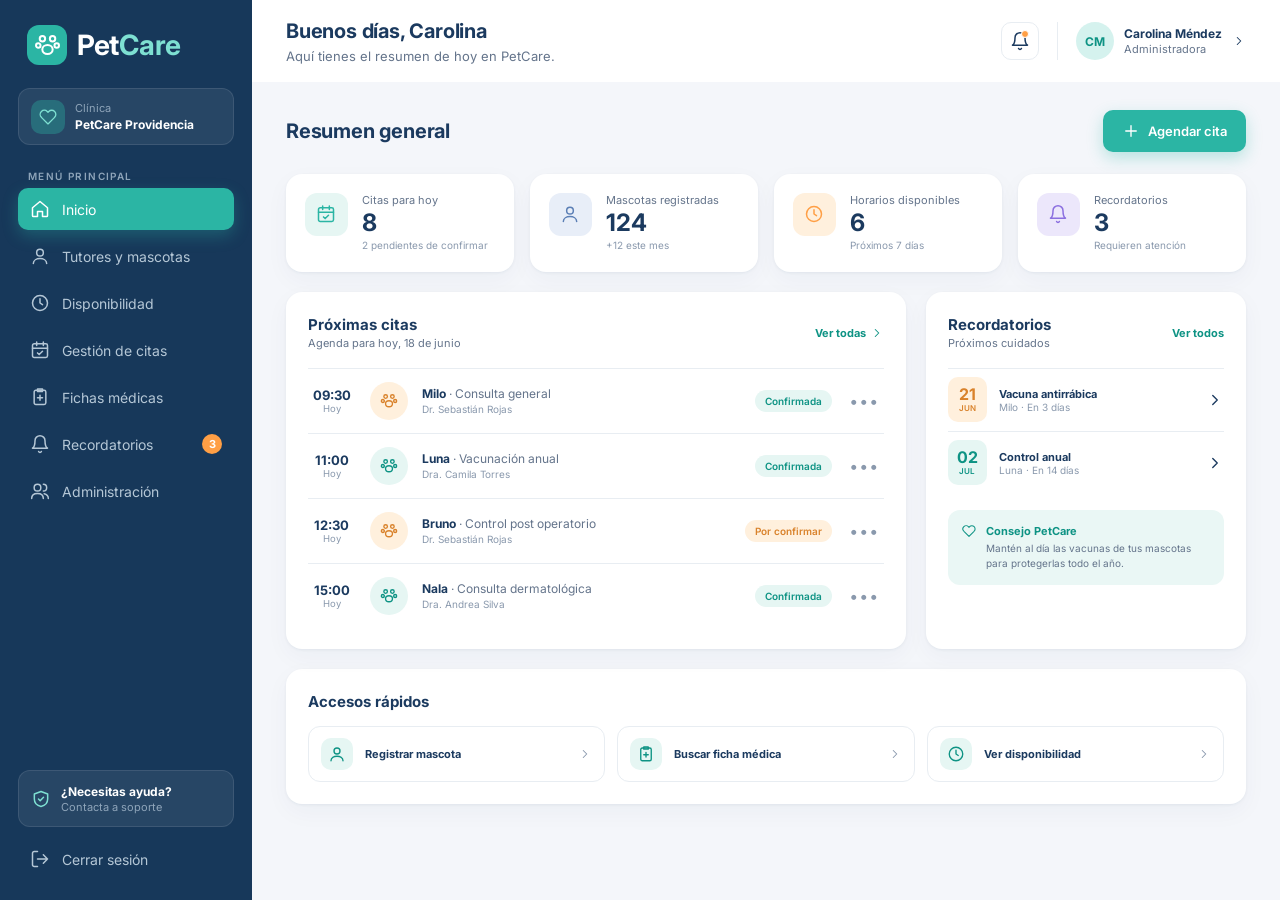
<file: petcare-app.html>
<!DOCTYPE html>
<html lang="es">
<head>
<meta charset="UTF-8">
<meta name="viewport" content="width=device-width, initial-scale=1">
<title>PetCare – Gestión veterinaria</title>
<link rel="preconnect" href="https://fonts.googleapis.com">
<link rel="preconnect" href="https://fonts.gstatic.com" crossorigin>
<link href="https://fonts.googleapis.com/css2?family=Inter:wght@400;500;600;700&display=swap" rel="stylesheet">
<style>
:root{
  --c-navy-900:#17385a; --c-navy-700:#1b3a5f; --c-teal-500:#2bb5a4; --c-teal-300:#7ee0d2; --c-teal-700:#0e9384;
  --c-teal-50:#e6f6f3; --c-teal-25:#f1faf8; --c-orange-400:#ff9f45; --c-orange-700:#d9822b; --c-orange-50:#fff0dd;
  --c-red-500:#e5484d; --c-red-50:#fde8e8; --c-purple-500:#8b6fe0; --c-purple-50:#ece7fb; --c-blue-500:#5b7fb5; --c-blue-50:#e8eef8;
  --c-bg:#f4f6fa; --c-white:#fff; --c-line:#e8edf2; --c-border:#dce3ea;
  --c-slate-400:#a0aec0; --c-slate-500:#8a99ad; --c-slate-600:#64748b; --c-on-navy:#b5c7d6; --c-on-navy-dim:#8fa5ba;
  --fs-9:9.5px; --fs-10:10px; --fs-11:11px; --fs-12:12px; --fs-13:13px; --fs-14:14px; --fs-15:15px; --fs-16:16px; --fs-20:20px; --fs-24:24px; --fs-28:28px;
  --sp-4:4px; --sp-8:8px; --sp-12:12px; --sp-16:16px; --sp-20:20px; --sp-22:22px; --sp-34:34px;
  --r-8:8px; --r-10:10px; --r-12:12px; --r-16:16px;
  --sh-card:0 1px 3px rgba(23,56,90,.06),0 8px 24px rgba(23,56,90,.04);
  --sh-btn:0 6px 16px rgba(43,181,164,.3);
  --sidebar-w:252px; --topbar-h:82px;
  --font:"Inter",system-ui,-apple-system,"Segoe UI",Roboto,Arial,sans-serif;
}
*,*::before,*::after{box-sizing:border-box}
html,body{margin:0;min-height:100%}
body{font-family:var(--font);font-size:var(--fs-13);color:var(--c-navy-700);background:var(--c-bg);-webkit-font-smoothing:antialiased}
h1,h2,h3,p,ul{margin:0;padding:0}
ul{list-style:none}
a{color:inherit;text-decoration:none}
button{font:inherit;color:inherit;cursor:pointer}
[hidden]{display:none!important}
.icon{width:20px;height:20px;fill:none;stroke:currentColor;stroke-width:1.8;stroke-linecap:round;stroke-linejoin:round;flex:none}
.icon--sm{width:14px;height:14px}.icon--xs{width:12px;height:12px}.icon--md{width:18px;height:18px}
:focus-visible{outline:2px solid var(--c-teal-500);outline-offset:2px}

/* ===== Layout ===== */
.app{display:flex;min-height:100vh}
.sidebar{position:fixed;inset:0 auto 0 0;width:var(--sidebar-w);background:var(--c-navy-900);color:var(--c-white);padding:25px 18px 20px;display:flex;flex-direction:column;z-index:30;overflow-y:auto;transition:transform .3s ease}
.main{margin-left:var(--sidebar-w);flex:1;min-width:0;display:flex;flex-direction:column}
.backdrop{position:fixed;inset:0;background:rgba(10,25,45,.5);opacity:0;visibility:hidden;transition:opacity .3s ease,visibility .3s;z-index:20}

/* ===== Sidebar ===== */
.brand{display:flex;align-items:center;gap:10px;padding:0 9px;height:40px}
.brand__icon{width:40px;height:40px;border-radius:var(--r-12);background:var(--c-teal-500);display:grid;place-items:center}
.brand__name{font-size:var(--fs-28);font-weight:700;letter-spacing:-.01em;line-height:1}
.brand__name span{color:var(--c-teal-300)}
.clinic{margin-top:23px;display:flex;align-items:center;gap:10px;padding:12px;height:57px;border-radius:var(--r-12);background:rgba(255,255,255,.07);border:1px solid rgba(255,255,255,.1)}
.clinic__icon{width:34px;height:34px;border-radius:var(--r-10);background:rgba(43,181,164,.35);color:var(--c-teal-300);display:grid;place-items:center}
.clinic__label{display:block;font-size:var(--fs-11);color:var(--c-on-navy-dim);line-height:15px}
.clinic__name{display:block;font-size:var(--fs-12);font-weight:700;line-height:17px}
.nav{margin-top:24px}
.nav__title{padding:0 10px;font-size:var(--fs-10);font-weight:600;letter-spacing:.14em;text-transform:uppercase;color:var(--c-on-navy-dim);line-height:14px;margin-bottom:5px}
.nav__list{display:flex;flex-direction:column;gap:5px}
.nav__link{display:flex;align-items:center;gap:12px;height:42px;padding:0 12px;border-radius:var(--r-10);font-size:var(--fs-14);color:var(--c-on-navy);transition:background-color .2s,color .2s}
.nav__link:hover{background:rgba(255,255,255,.07)}
.nav__link[aria-current="page"]{background:var(--c-teal-500);color:var(--c-white);box-shadow:var(--sh-btn)}
.nav__badge{margin-left:auto;min-width:20px;height:20px;border-radius:50%;background:var(--c-orange-400);color:#fff;font-size:var(--fs-11);font-weight:700;display:grid;place-items:center}
.sidebar__footer{margin-top:auto;padding-top:24px;display:flex;flex-direction:column;gap:11px}
.help{display:flex;align-items:center;gap:10px;padding:12px;height:57px;border-radius:var(--r-12);background:rgba(255,255,255,.07);border:1px solid rgba(255,255,255,.1)}
.help .icon{color:var(--c-teal-300)}
.help__title{display:block;font-size:var(--fs-12);font-weight:700;line-height:17px}
.help__sub{display:block;font-size:var(--fs-11);color:var(--c-on-navy-dim);line-height:14px}

/* ===== Topbar ===== */
.topbar{height:var(--topbar-h);background:var(--c-white);display:flex;align-items:center;justify-content:space-between;padding:0 var(--sp-34);gap:16px;position:sticky;top:0;z-index:10}
.topbar__left{display:flex;align-items:center;gap:12px;min-width:0}
.topbar__menu{display:none;width:38px;height:38px;border:1px solid var(--c-line);border-radius:var(--r-10);background:#fff;align-items:center;justify-content:center;color:var(--c-navy-700)}
.topbar__title{font-size:var(--fs-20);font-weight:700;line-height:30px;letter-spacing:-.01em}
.topbar__sub{font-size:var(--fs-13);line-height:20px;color:var(--c-slate-600)}
.topbar__right{display:flex;align-items:center;gap:18px}
.bell{position:relative;width:38px;height:38px;border:1px solid var(--c-line);border-radius:var(--r-10);background:#fff;display:grid;place-items:center;color:var(--c-navy-700)}
.bell__dot{position:absolute;top:7px;right:9px;width:8px;height:8px;border-radius:50%;background:var(--c-orange-400);border:1.5px solid #fff}
.user{display:flex;align-items:center;gap:10px;padding-left:18px;border-left:1px solid var(--c-line)}
.avatar{border-radius:50%;background:#d5f2ee;color:var(--c-teal-700);font-weight:700;display:grid;place-items:center;flex:none}
.avatar--38{width:38px;height:38px;font-size:var(--fs-12)}
.user__name{display:block;font-size:var(--fs-12);font-weight:700;line-height:16px}
.user__role{display:block;font-size:var(--fs-11);color:var(--c-slate-600);line-height:14px}

/* ===== Page ===== */
.content{padding:28px var(--sp-34) 40px}
.card{background:var(--c-white);border-radius:var(--r-16);box-shadow:var(--sh-card)}
.btn{display:inline-flex;align-items:center;justify-content:center;gap:8px;height:42px;padding:0 18px;border-radius:var(--r-10);font-size:var(--fs-13);font-weight:600;border:1px solid transparent;transition:filter .2s,background-color .2s;white-space:nowrap}
.btn--primary{background:var(--c-teal-500);color:#fff;box-shadow:var(--sh-btn)}
.btn--primary:hover{filter:brightness(.96)}
.btn--outline{background:#fff;border-color:var(--c-border);color:var(--c-navy-700)}
.btn--outline:hover{background:#f8fafc}
.link{font-size:var(--fs-11);font-weight:700;color:var(--c-teal-700);display:inline-flex;align-items:center;gap:4px}
.link:hover{text-decoration:underline}
.badge{display:inline-flex;align-items:center;height:22px;padding:0 10px;border-radius:999px;font-size:var(--fs-10);font-weight:600;white-space:nowrap}
.badge--ok{background:var(--c-teal-50);color:var(--c-teal-700)}
.badge--warn{background:var(--c-orange-50);color:var(--c-orange-700)}
.badge--off{background:var(--c-red-50);color:var(--c-red-500)}
.badge--muted{background:#eef1f5;color:var(--c-slate-600)}
.dots{letter-spacing:2px;font-weight:700;color:var(--c-slate-500);background:none;border:0;font-size:var(--fs-16);line-height:1;padding:4px}
.pet{border-radius:50%;display:grid;place-items:center;flex:none}
.pet--orange{background:var(--c-orange-50);color:var(--c-orange-700)}
.pet--teal{background:var(--c-teal-50);color:var(--c-teal-700)}
.pet--38{width:38px;height:38px}.pet--26{width:26px;height:26px}
.field-input{display:block;width:100%;height:43px;padding:0 12.7px;font:inherit;font-size:var(--fs-12);color:var(--c-navy-700);background:#fff;border:1px solid var(--c-border);border-radius:var(--r-10);outline:none;transition:border-color .2s,box-shadow .2s;appearance:none;-webkit-appearance:none}
.field-input::placeholder{color:var(--c-slate-400);opacity:1}
.field-input:focus-visible{border-color:var(--c-teal-500);box-shadow:0 0 0 3px rgba(43,181,164,.18)}
.table-wrap{overflow-x:auto}

/* ===== Inicio ===== */
.section-head{display:flex;align-items:center;justify-content:space-between;gap:16px}
.section-head__title{font-size:var(--fs-20);font-weight:700;letter-spacing:-.01em}
.stats{display:grid;grid-template-columns:repeat(4,1fr);gap:16px;margin-top:22px}
.stat{display:flex;gap:14px;padding:18.7px}
.stat__icon{width:43px;height:43px;border-radius:var(--r-12);display:grid;place-items:center;flex:none}
.stat__icon--teal{background:var(--c-teal-50);color:var(--c-teal-500)}
.stat__icon--blue{background:var(--c-blue-50);color:var(--c-blue-500)}
.stat__icon--orange{background:var(--c-orange-50);color:var(--c-orange-400)}
.stat__icon--purple{background:var(--c-purple-50);color:var(--c-purple-500)}
.stat__label{font-size:var(--fs-11);color:var(--c-slate-600);line-height:15px}
.stat__value{font-size:var(--fs-24);font-weight:700;line-height:29px}
.stat__note{font-size:var(--fs-10);color:var(--c-slate-500);line-height:16.5px;margin-top:0}
.home-grid{display:grid;grid-template-columns:minmax(0,620fr) minmax(0,320fr);gap:20px;margin-top:20px}
.panel{padding:21.7px}
.panel__head{display:flex;justify-content:space-between;align-items:flex-start;gap:12px}
.panel__title{font-size:var(--fs-15);font-weight:700;line-height:21px}
.panel__sub{font-size:var(--fs-11);color:var(--c-slate-600);line-height:16px}
.appts{margin-top:17px}
.appt{display:flex;align-items:center;gap:14px;height:65px;border-top:1px solid var(--c-line)}
.appt__time{width:48px;text-align:center;flex:none}
.appt__hour{display:block;font-size:var(--fs-13);font-weight:700;line-height:16px}
.appt__day{display:block;font-size:var(--fs-9);color:var(--c-slate-500)}
.appt__info{flex:1;min-width:0}
.appt__title{font-size:var(--fs-12);color:var(--c-slate-600)}
.appt__title strong{color:var(--c-navy-700);font-weight:700}
.appt__vet{font-size:var(--fs-10);color:var(--c-slate-500);margin-top:2px}
.reminders{margin-top:17px}
.rem{display:flex;align-items:center;gap:12px;height:63px;border-top:1px solid var(--c-line);padding:0}
.rem__date{width:39px;height:45px;border-radius:var(--r-10);display:flex;flex-direction:column;align-items:center;justify-content:center;flex:none}
.rem__date--orange{background:var(--c-orange-50);color:var(--c-orange-700)}
.rem__date--teal{background:var(--c-teal-50);color:var(--c-teal-700)}
.rem__day{font-size:var(--fs-16);font-weight:700;line-height:17px}
.rem__mon{font-size:8px;font-weight:600;line-height:10px}
.rem__info{flex:1}
.rem__title{font-size:var(--fs-11);font-weight:700}
.rem__sub{font-size:var(--fs-10);color:var(--c-slate-500)}
.tip{margin-top:16px;padding:14px;border-radius:var(--r-12);background:#eaf7f5;display:flex;gap:10px;align-items:flex-start}
.tip .icon{color:var(--c-teal-700)}
.tip__title{font-size:var(--fs-11);font-weight:700;color:var(--c-teal-700)}
.tip__text{font-size:var(--fs-10);line-height:15px;color:var(--c-slate-600);margin-top:3px}
.quick{margin-top:20px}
.quick__grid{display:grid;grid-template-columns:repeat(3,1fr);gap:12px;margin-top:14px}
.quick__item{display:flex;align-items:center;gap:12px;height:56.4px;padding:0 12px;border:1px solid var(--c-line);border-radius:var(--r-12);background:#fff;font-size:var(--fs-11);font-weight:700;text-align:left;transition:background-color .2s}
.quick__item:hover{background:#f8fafc}
.quick__icon{width:32px;height:32px;border-radius:var(--r-10);background:var(--c-teal-50);color:var(--c-teal-700);display:grid;place-items:center}
.quick__item .chev{margin-left:auto;color:var(--c-slate-500)}

/* ===== Registro ===== */
.crumbs{display:flex;align-items:center;gap:8px;font-size:var(--fs-10);color:var(--c-slate-600);line-height:14px}
.form-card{padding:24.7px;margin-top:17px}
.form-card + .form-card{margin-top:18px}
.form-card__head{display:flex;gap:12px;align-items:center;padding-bottom:24px;border-bottom:1px solid var(--c-line)}
.step{width:32px;height:32px;border-radius:var(--r-10);background:var(--c-teal-500);color:#fff;font-size:var(--fs-13);font-weight:700;display:grid;place-items:center;flex:none}
.form-card__title{font-size:var(--fs-16);font-weight:500;line-height:21px}
.form-card__sub{font-size:var(--fs-10);color:var(--c-slate-600);line-height:17px}
.grid{display:grid;gap:18px;margin-top:20px}
.grid--2{grid-template-columns:repeat(2,1fr)}
.grid--3{grid-template-columns:repeat(3,1fr)}
.field__label{display:block;font-size:var(--fs-11);font-weight:600;line-height:15px;margin-bottom:7px}
.req{color:var(--c-red-500)}
.select{position:relative}
.select .field-input{padding-right:34px}
.select .icon{position:absolute;right:12px;top:50%;transform:translateY(-50%);pointer-events:none;width:16px;height:16px}
.upload{display:flex;align-items:center;justify-content:center;gap:10px;width:100%;margin-top:18px;height:60px;background:var(--c-teal-25);border:1px solid var(--c-line);border-radius:var(--r-12);text-align:left}
.upload__btn{width:32px;height:32px;border-radius:var(--r-10);border:1px solid #bfe7e1;background:#fff;color:var(--c-teal-500);display:grid;place-items:center}
.upload__title{display:block;font-size:var(--fs-10);font-weight:700;color:var(--c-teal-700);line-height:14px}
.upload__sub{display:block;font-size:var(--fs-9);color:var(--c-slate-500);line-height:14px}
.form-actions{display:flex;justify-content:flex-end;gap:10px;margin-top:17px}
.form-actions .btn{height:42px}

/* ===== Disponibilidad ===== */
.toolbar{display:flex;align-items:center;gap:12px;padding:14px;flex-wrap:wrap}
.toolbar__select{position:relative;width:250px}
.toolbar__select .field-input{height:44px;padding-left:38px;padding-right:34px;color:var(--c-navy-700)}
.toolbar__select .icon--l{position:absolute;left:12px;top:50%;transform:translateY(-50%);width:18px;height:18px;color:var(--c-slate-600);pointer-events:none}
.toolbar__select .icon--r{position:absolute;right:12px;top:50%;transform:translateY(-50%);width:16px;height:16px;pointer-events:none}
.toolbar__date{display:flex;align-items:center;gap:10px;height:44px;padding:0 12px;border:1px solid var(--c-border);border-radius:var(--r-10);font-size:var(--fs-11);color:var(--c-slate-600);background:#fff}
.toolbar__date .icon{color:var(--c-slate-600);width:18px;height:18px}
.toolbar .btn{margin-left:auto}
.avail{display:grid;grid-template-columns:minmax(0,458fr) minmax(0,481fr);gap:21px;margin-top:20px}
.cal{padding:22px}
.cal__nav{display:flex;align-items:center;justify-content:space-between}
.cal__month{font-size:var(--fs-14);font-weight:500}
.cal__btn{width:28px;height:28px;border:1px solid var(--c-line);border-radius:var(--r-8);background:#fff;display:grid;place-items:center;color:var(--c-slate-600);font-size:var(--fs-14)}
.cal__grid{display:grid;grid-template-columns:repeat(7,1fr);margin-top:18px;text-align:center;row-gap:0}
.cal__dow{font-size:var(--fs-9);font-weight:700;color:var(--c-slate-500);height:28px}
.cal__day{height:48.5px;display:flex;flex-direction:column;align-items:center;justify-content:center;font-size:var(--fs-12);color:var(--c-navy-700);position:relative;border:0;background:none;border-radius:var(--r-12)}
.cal__day--out{color:#c3ccd6}
.cal__day--dot::after{content:"";position:absolute;bottom:7px;width:4px;height:4px;border-radius:50%;background:var(--c-teal-500)}
.cal__day--sel{background:var(--c-teal-500);color:#fff;font-weight:700;box-shadow:var(--sh-btn);width:54px;height:51px;justify-self:center}
.cal__legend{display:flex;justify-content:center;gap:16px;border-top:1px solid var(--c-line);margin-top:14px;padding-top:16px;font-size:var(--fs-9);color:var(--c-slate-500)}
.cal__legend span{display:flex;align-items:center;gap:6px}
.cal__legend i{width:7px;height:7px;border-radius:2px;background:var(--c-teal-500)}
.cal__legend span+span i{background:#bfe7e1}
.day{padding:22px}
.day__head{display:flex;justify-content:space-between;align-items:flex-start;gap:10px}
.pill{height:22px;padding:0 10px;border-radius:999px;background:var(--c-teal-50);color:var(--c-teal-700);font-size:var(--fs-9);display:inline-flex;align-items:center}
.vet{display:flex;align-items:center;gap:12px;margin-top:16px;padding:12px;background:#f4f7fb;border-radius:var(--r-12)}
.vet .avatar{background:#dce6f2;color:var(--c-navy-700)}
.vet__name{font-size:var(--fs-11);font-weight:700}
.vet__time{font-size:var(--fs-10);color:var(--c-slate-600)}
.vet .link{margin-left:auto}
.slots__label{font-size:var(--fs-11);margin:17px 0 9px}
.slots{display:grid;grid-template-columns:repeat(3,1fr);gap:8px}
.slot{height:43px;border-radius:var(--r-8);border:1px solid #bfe7e1;background:#edf8f6;display:flex;flex-direction:column;align-items:center;justify-content:center;color:var(--c-teal-700)}
.slot b{font-size:var(--fs-12);line-height:15px}
.slot small{font-size:8.5px;line-height:11px}
.slot--busy{background:#f1f3f5;border-color:#e1e5ea;color:var(--c-slate-500)}
.slot--busy b{text-decoration:line-through}

/* ===== Ficha médica ===== */
.search{display:flex;max-width:619px;height:45px;background:#fff;border-radius:var(--r-12);box-shadow:var(--sh-card);overflow:hidden}
.search__wrap{position:relative;flex:1}
.search__wrap .icon{position:absolute;left:14px;top:50%;transform:translateY(-50%);color:var(--c-slate-500);width:18px;height:18px}
.search__input{width:100%;height:100%;border:0;outline:0;padding:0 14px 0 42px;font:inherit;font-size:var(--fs-11);color:var(--c-navy-700);background:transparent}
.search__input::placeholder{color:var(--c-slate-400);opacity:1}
.search__btn{border:0;background:var(--c-teal-500);color:#fff;font-weight:600;font-size:var(--fs-12);padding:0 20px}
.patient{display:flex;align-items:center;gap:20px;padding:20px 20px;margin-top:20px;flex-wrap:wrap}
.patient__avatar{width:76px;height:76px;border-radius:50%;background:var(--c-orange-50);color:var(--c-orange-700);display:grid;place-items:center;flex:none}
.patient__id{font-size:8px;font-weight:700;letter-spacing:.14em;color:var(--c-teal-700);text-transform:uppercase}
.patient__name{font-size:var(--fs-24);font-weight:500;line-height:30px}
.patient__meta{font-size:var(--fs-10);color:var(--c-slate-600)}
.patient__facts{display:flex;gap:34px;margin-left:46px;padding-left:20px;border-left:1px solid var(--c-line);flex:1}
.fact__label{display:block;font-size:var(--fs-9);color:var(--c-slate-500);line-height:14px}
.fact__value{display:block;font-size:var(--fs-11);font-weight:700;line-height:18px}
.patient .btn{height:40px}
.record{margin-top:20px;overflow:hidden}
.tabs{display:flex;gap:26px;padding:0 24px;border-bottom:1px solid var(--c-line);height:47px;align-items:stretch;overflow-x:auto}
.tab{background:none;border:0;border-bottom:2px solid transparent;font-size:var(--fs-10);color:var(--c-slate-600);display:flex;align-items:center;gap:6px;padding:0;white-space:nowrap}
.tab[aria-selected="true"]{color:var(--c-teal-700);font-weight:600;border-bottom-color:var(--c-teal-500)}
.tab__count{background:var(--c-teal-50);color:var(--c-teal-700);border-radius:999px;padding:1px 6px;font-size:var(--fs-9);font-weight:700}
.record__body{padding:20px 24px 38px}
.record__head{display:flex;justify-content:space-between;align-items:flex-start;gap:12px}
.record__title{font-size:var(--fs-16);font-weight:500}
.timeline{margin-top:14px;display:flex;flex-direction:column}
.tl{display:flex;gap:12px;position:relative;padding-bottom:22px}
.tl:last-child{padding-bottom:0}
.tl::before{content:"";position:absolute;left:15px;top:32px;bottom:-4px;width:1px;background:var(--c-line)}
.tl:last-child::before{display:none}
.tl__dot{width:32px;height:32px;border-radius:50%;background:var(--c-teal-50);color:var(--c-teal-700);display:grid;place-items:center;flex:none}
.tl__dot .icon{width:15px;height:15px}
.tl__body{flex:1;min-width:0}
.tl__top{display:flex;align-items:center;gap:8px;font-size:8.5px;color:var(--c-slate-600);letter-spacing:.04em;text-transform:uppercase;height:22px}
.tl__title{font-size:var(--fs-14);font-weight:500;margin-top:8px}
.tl__desc{font-size:var(--fs-10);color:var(--c-slate-600);margin-top:6px}
.tl__foot{display:flex;align-items:center;justify-content:space-between;margin-top:14px;font-size:var(--fs-10);color:var(--c-slate-600)}
.tl__vet{display:flex;align-items:center;gap:8px}
.avatar--24{width:24px;height:24px;font-size:8px}
.tl__foot .link{font-size:var(--fs-9);font-weight:500}

/* ===== Recordatorios ===== */
.banner{display:flex;align-items:center;gap:14px;padding:22px 20px;border-radius:var(--r-16);background:linear-gradient(90deg,#2bb5a4,#27ab9d);color:#fff;box-shadow:0 10px 28px rgba(43,181,164,.25);flex-wrap:wrap}
.banner__icon{width:40px;height:40px;border-radius:var(--r-12);background:rgba(255,255,255,.18);display:grid;place-items:center;flex:none}
.banner__text{flex:1;min-width:200px}
.banner__title{font-size:var(--fs-13);font-weight:700}
.banner__sub{font-size:var(--fs-10);opacity:.9;margin-top:3px}
.banner .btn{background:#fff;color:var(--c-teal-700);height:41px;padding:0 17px;font-weight:700;font-size:var(--fs-13)}
.banner__close{background:none;border:0;color:#fff;padding:4px;display:grid;place-items:center}
.stats3{display:grid;grid-template-columns:repeat(3,1fr);gap:16px;margin-top:20px}
.stat3{display:flex;align-items:center;gap:12px;padding:15px}
.stat3 .stat__icon{width:40px;height:40px}
.stat3__value{font-size:var(--fs-20);font-weight:700;line-height:24px}
.stat3__label{font-size:var(--fs-10);color:var(--c-slate-600)}
.rtable{margin-top:20px;overflow:hidden}
.rtable__head{display:flex;justify-content:space-between;align-items:flex-start;padding:22px 21px 20px;gap:12px;flex-wrap:wrap}
.seg{display:flex;background:#f1f4f8;border-radius:var(--r-10);padding:3px;gap:2px}
.seg button{border:0;background:none;border-radius:8px;height:26px;padding:0 10px;font-size:var(--fs-9);color:var(--c-slate-600)}
.seg button[aria-pressed="true"]{background:#fff;color:var(--c-navy-700);box-shadow:0 1px 3px rgba(23,56,90,.12)}
.table{width:100%;border-collapse:collapse;min-width:640px}
.table th{background:#f7f9fc;text-align:left;font-size:var(--fs-9);font-weight:600;letter-spacing:.08em;text-transform:uppercase;color:var(--c-slate-500);height:30px;padding:0 0 0 21px;border-top:1px solid var(--c-line);border-bottom:1px solid var(--c-line)}
.table td{height:51.5px;padding:0 0 0 21px;font-size:var(--fs-10);color:var(--c-slate-600);border-bottom:1px solid var(--c-line)}
.table tr:last-child td{border-bottom:0}
.cell-strong{display:block;font-size:var(--fs-10);font-weight:700;color:var(--c-navy-700)}
.cell-sub{display:block;font-size:var(--fs-9);color:var(--c-slate-500)}
.cell-pet{display:flex;align-items:center;gap:8px;font-size:var(--fs-10);font-weight:700;color:var(--c-navy-700)}

/* ===== Administración ===== */
.admin{display:grid;grid-template-columns:minmax(0,209fr) minmax(0,729fr);gap:22px;align-items:start}
.settings{padding:14px 11px 11px}
.settings__title{font-size:var(--fs-12);padding:6px 8px 11px}
.settings__link{display:flex;align-items:center;gap:10px;height:39px;padding:0 10px;border-radius:var(--r-10);font-size:var(--fs-10);color:var(--c-slate-600);margin-top:0}
.settings__link .icon{width:17px;height:17px}
.settings__link .chev{margin-left:auto;width:14px;height:14px}
.settings__link[aria-current="true"]{background:#e6f6f3;color:var(--c-teal-700);font-weight:600}
.users{overflow:hidden}
.admin-embed{overflow:hidden}
.admin-embed__frame{display:block;width:100%;height:min(76vh,920px);min-height:620px;border:0;border-top:1px solid var(--c-line);background:#fff}
.users__head{display:flex;justify-content:space-between;align-items:flex-start;padding:21px 21px 18px;gap:12px;flex-wrap:wrap}
.users .btn{height:40px}
.user-cell{display:flex;align-items:center;gap:12px;padding:8px 0}
.user-cell .avatar{width:34px;height:34px;font-size:var(--fs-11)}
.user-cell__name{display:block;font-size:var(--fs-10);font-weight:700;color:var(--c-navy-700);width:62px;line-height:13px}
.user-cell__role{display:block;font-size:var(--fs-9);color:var(--c-slate-500)}
.users .table td{height:56px}
.mail{color:var(--c-slate-600)}
.icon-btn{width:28px;height:28px;border:1px solid var(--c-line);border-radius:var(--r-8);background:#fff;display:inline-grid;place-items:center;color:var(--c-slate-600);margin-right:6px}
.icon-btn .icon{width:14px;height:14px}
.icon-btn--danger{color:var(--c-red-500)}

/* ===== Tablet ===== */
@media (max-width:1024px){
  .sidebar{transform:translateX(-100%);box-shadow:none}
  .app--menu-open .sidebar{transform:none;box-shadow:0 0 40px rgba(0,0,0,.3)}
  .app--menu-open .backdrop{opacity:1;visibility:visible}
  .main{margin-left:0}
  .topbar__menu{display:inline-flex}
  .topbar,.content{padding-left:24px;padding-right:24px}
  .stats{grid-template-columns:repeat(2,1fr)}
  .home-grid,.avail{grid-template-columns:1fr}
  .admin{grid-template-columns:1fr}
  .admin-embed__frame{height:75vh;min-height:560px}
  .patient__facts{margin-left:0;flex-wrap:wrap;gap:20px 34px}
}
/* ===== Mobile ===== */
@media (max-width:768px){
  .topbar{padding:0 16px;height:auto;min-height:var(--topbar-h);padding-top:12px;padding-bottom:12px}
  .content{padding:20px 16px 32px}
  .topbar__title{font-size:var(--fs-16);line-height:22px}
  .topbar__sub{font-size:var(--fs-11);line-height:16px}
  .user__info,.user .icon,.user{display:none}
  .user{display:none}
  .stats,.stats3,.quick__grid,.grid--2,.grid--3{grid-template-columns:1fr}
  .section-head{flex-wrap:wrap}
  .form-actions{flex-wrap:wrap}
  .form-actions .btn{flex:1}
  .patient{gap:14px}
  .patient__facts{border-left:0;padding-left:0}
  .record__head{flex-wrap:wrap}
  .toolbar__select{width:100%}
  .toolbar .btn{margin-left:0;width:100%}
  .slots{grid-template-columns:repeat(2,1fr)}
  .appt{height:auto;padding:12px 0;flex-wrap:wrap}
}
@media (prefers-reduced-motion:reduce){*{transition:none!important}}
</style>
</head>
<body>

<!-- Icon sprite -->
<svg width="0" height="0" style="position:absolute" aria-hidden="true">
  <symbol id="i-home" viewBox="0 0 24 24"><path d="M3 10.5 12 3l9 7.5V20a1 1 0 0 1-1 1h-5v-6H9v6H4a1 1 0 0 1-1-1z"/></symbol>
  <symbol id="i-user" viewBox="0 0 24 24"><circle cx="12" cy="8" r="4"/><path d="M4 21c0-4 4-6 8-6s8 2 8 6"/></symbol>
  <symbol id="i-clock" viewBox="0 0 24 24"><circle cx="12" cy="12" r="9"/><path d="M12 7v5l3 2"/></symbol>
  <symbol id="i-cal" viewBox="0 0 24 24"><rect x="3" y="4.5" width="18" height="16.5" rx="2"/><path d="M16 2.5v4M8 2.5v4M3 10h18M9 15.5l2 2 4-4"/></symbol>
  <symbol id="i-clip" viewBox="0 0 24 24"><rect x="5" y="4" width="14" height="17" rx="2"/><path d="M9 2.5h6v3H9zM12 10v6M9 13h6"/></symbol>
  <symbol id="i-bell" viewBox="0 0 24 24"><path d="M6 8a6 6 0 0 1 12 0c0 7 3 9 3 9H3s3-2 3-9M10.3 21a1.9 1.9 0 0 0 3.4 0"/></symbol>
  <symbol id="i-users" viewBox="0 0 24 24"><circle cx="9" cy="8" r="4"/><path d="M2 21c0-4 3-6 7-6s7 2 7 6M16 4a4 4 0 0 1 0 8M22 21c0-3-2-5-5-5.7"/></symbol>
  <symbol id="i-heart" viewBox="0 0 24 24"><path d="M20.8 4.6a5.5 5.5 0 0 0-7.8 0L12 5.7l-1-1.1a5.5 5.5 0 0 0-7.8 7.8l1 1.1L12 21.2l7.8-7.7 1-1.1a5.5 5.5 0 0 0 0-7.8z"/></symbol>
  <symbol id="i-shield" viewBox="0 0 24 24"><path d="M12 3 4 6v6c0 5 3.5 8 8 9 4.5-1 8-4 8-9V6z"/><path d="m9 12 2 2 4-4"/></symbol>
  <symbol id="i-out" viewBox="0 0 24 24"><path d="M9 21H5a2 2 0 0 1-2-2V5a2 2 0 0 1 2-2h4M16 17l5-5-5-5M21 12H9"/></symbol>
  <symbol id="i-right" viewBox="0 0 24 24"><path d="m9 6 6 6-6 6"/></symbol>
  <symbol id="i-down" viewBox="0 0 24 24"><path d="m6 9 6 6 6-6"/></symbol>
  <symbol id="i-plus" viewBox="0 0 24 24"><path d="M12 5v14M5 12h14"/></symbol>
  <symbol id="i-check" viewBox="0 0 24 24"><path d="M20 6 9 17l-5-5"/></symbol>
  <symbol id="i-search" viewBox="0 0 24 24"><circle cx="11" cy="11" r="7"/><path d="m21 21-4.3-4.3"/></symbol>
  <symbol id="i-pencil" viewBox="0 0 24 24"><path d="M17 3a2.8 2.8 0 0 1 4 4L7.5 20.5 2 22l1.5-5.5z"/></symbol>
  <symbol id="i-trash" viewBox="0 0 24 24"><path d="M3 6h18M8 6V4h8v2M6 6l1 14h10l1-14M10 11v6M14 11v6"/></symbol>
  <symbol id="i-x" viewBox="0 0 24 24"><path d="M18 6 6 18M6 6l12 12"/></symbol>
  <symbol id="i-menu" viewBox="0 0 24 24"><path d="M4 6h16M4 12h16M4 18h16"/></symbol>
  <symbol id="i-paw" viewBox="0 0 24 24"><circle cx="7.5" cy="6" r="2.4"/><circle cx="16.5" cy="6" r="2.4"/><circle cx="3.8" cy="12" r="2"/><circle cx="20.2" cy="12" r="2"/><ellipse cx="12" cy="15.6" rx="4.6" ry="4"/></symbol>
</svg>

<div class="app" id="app">
  <aside class="sidebar" id="sidebar" aria-label="Navegación principal">
    <a class="brand" href="#inicio">
      <span class="brand__icon"><svg class="icon" style="width:27px;height:27px;stroke:#fff"><use href="#i-paw"/></svg></span>
      <span class="brand__name">Pet<span>Care</span></span>
    </a>
    <div class="clinic">
      <span class="clinic__icon"><svg class="icon md icon--md"><use href="#i-heart"/></svg></span>
      <span><span class="clinic__label">Clínica</span><span class="clinic__name">PetCare Providencia</span></span>
    </div>
    <nav class="nav">
      <p class="nav__title">Menú principal</p>
      <ul class="nav__list">
        <li><a class="nav__link" href="#inicio" data-route="inicio"><svg class="icon"><use href="#i-home"/></svg>Inicio</a></li>
        <li><a class="nav__link" href="#registro" data-route="registro"><svg class="icon"><use href="#i-user"/></svg>Tutores y mascotas</a></li>
        <li><a class="nav__link" href="#disponibilidad" data-route="disponibilidad"><svg class="icon"><use href="#i-clock"/></svg>Disponibilidad</a></li>
        <li><a class="nav__link" href="#gestion-de-citas" data-route="gestion-de-citas"><svg class="icon"><use href="#i-cal"/></svg>Gestión de citas</a></li>
        <li><a class="nav__link" href="#ficha" data-route="ficha"><svg class="icon"><use href="#i-clip"/></svg>Fichas médicas</a></li>
        <li><a class="nav__link" href="#recordatorios" data-route="recordatorios"><svg class="icon"><use href="#i-bell"/></svg>Recordatorios<span class="nav__badge">3</span></a></li>
        <li><a class="nav__link" href="#administracion" data-route="administracion"><svg class="icon"><use href="#i-users"/></svg>Administración</a></li>
      </ul>
    </nav>
    <div class="sidebar__footer">
      <div class="help">
        <svg class="icon"><use href="#i-shield"/></svg>
        <span><span class="help__title">¿Necesitas ayuda?</span><span class="help__sub">Contacta a soporte</span></span>
      </div>
      <a class="nav__link" href="petcare-login.html"><svg class="icon"><use href="#i-out"/></svg>Cerrar sesión</a>
    </div>
  </aside>
  <div class="backdrop" id="backdrop"></div>

  <div class="main">
    <header class="topbar">
      <div class="topbar__left">
        <button class="topbar__menu" id="menuBtn" type="button" aria-label="Abrir menú" aria-expanded="false" aria-controls="sidebar"><svg class="icon"><use href="#i-menu"/></svg></button>
        <div>
          <h1 class="topbar__title" id="pageTitle">Buenos días, Carolina</h1>
          <p class="topbar__sub" id="pageSub">Aquí tienes el resumen de hoy en PetCare.</p>
        </div>
      </div>
      <div class="topbar__right">
        <button class="bell" type="button" aria-label="Notificaciones"><svg class="icon"><use href="#i-bell"/></svg><span class="bell__dot"></span></button>
        <div class="user">
          <span class="avatar avatar--38">CM</span>
          <span class="user__info"><span class="user__name">Carolina Méndez</span><span class="user__role">Administradora</span></span>
          <svg class="icon icon--sm" style="color:var(--c-navy-700)"><use href="#i-right"/></svg>
        </div>
      </div>
    </header>

    <main class="content" id="content">

      <!-- ============ INICIO ============ -->
      <section class="page" id="inicio" data-title="Buenos días, Carolina" data-sub="Aquí tienes el resumen de hoy en PetCare." aria-label="Inicio">
        <div class="section-head">
          <h2 class="section-head__title">Resumen general</h2>
          <button class="btn btn--primary" type="button"><svg class="icon md icon--md"><use href="#i-plus"/></svg>Agendar cita</button>
        </div>
        <div class="stats">
          <article class="card stat"><span class="stat__icon stat__icon--teal"><svg class="icon"><use href="#i-cal"/></svg></span><div><p class="stat__label">Citas para hoy</p><p class="stat__value">8</p><p class="stat__note">2 pendientes de confirmar</p></div></article>
          <article class="card stat"><span class="stat__icon stat__icon--blue"><svg class="icon"><use href="#i-user"/></svg></span><div><p class="stat__label">Mascotas registradas</p><p class="stat__value">124</p><p class="stat__note">+12 este mes</p></div></article>
          <article class="card stat"><span class="stat__icon stat__icon--orange"><svg class="icon"><use href="#i-clock"/></svg></span><div><p class="stat__label">Horarios disponibles</p><p class="stat__value">6</p><p class="stat__note">Próximos 7 días</p></div></article>
          <article class="card stat"><span class="stat__icon stat__icon--purple"><svg class="icon"><use href="#i-bell"/></svg></span><div><p class="stat__label">Recordatorios</p><p class="stat__value">3</p><p class="stat__note">Requieren atención</p></div></article>
        </div>

        <div class="home-grid">
          <section class="card panel" aria-labelledby="h-citas">
            <div class="panel__head">
              <div><h3 class="panel__title" id="h-citas">Próximas citas</h3><p class="panel__sub">Agenda para hoy, 18 de junio</p></div>
              <a class="link" href="#gestion-de-citas" style="margin-top:12px">Ver todas<svg class="icon icon--sm"><use href="#i-right"/></svg></a>
            </div>
            <ul class="appts">
              <li class="appt"><div class="appt__time"><span class="appt__hour">09:30</span><span class="appt__day">Hoy</span></div><span class="pet pet--orange pet--38"><svg class="icon icon--md"><use href="#i-paw"/></svg></span><div class="appt__info"><p class="appt__title"><strong>Milo</strong> · Consulta general</p><p class="appt__vet">Dr. Sebastián Rojas</p></div><span class="badge badge--ok">Confirmada</span><button class="dots" type="button" aria-label="Más opciones">•••</button></li>
              <li class="appt"><div class="appt__time"><span class="appt__hour">11:00</span><span class="appt__day">Hoy</span></div><span class="pet pet--teal pet--38"><svg class="icon icon--md"><use href="#i-paw"/></svg></span><div class="appt__info"><p class="appt__title"><strong>Luna</strong> · Vacunación anual</p><p class="appt__vet">Dra. Camila Torres</p></div><span class="badge badge--ok">Confirmada</span><button class="dots" type="button" aria-label="Más opciones">•••</button></li>
              <li class="appt"><div class="appt__time"><span class="appt__hour">12:30</span><span class="appt__day">Hoy</span></div><span class="pet pet--orange pet--38"><svg class="icon icon--md"><use href="#i-paw"/></svg></span><div class="appt__info"><p class="appt__title"><strong>Bruno</strong> · Control post operatorio</p><p class="appt__vet">Dr. Sebastián Rojas</p></div><span class="badge badge--warn">Por confirmar</span><button class="dots" type="button" aria-label="Más opciones">•••</button></li>
              <li class="appt"><div class="appt__time"><span class="appt__hour">15:00</span><span class="appt__day">Hoy</span></div><span class="pet pet--teal pet--38"><svg class="icon icon--md"><use href="#i-paw"/></svg></span><div class="appt__info"><p class="appt__title"><strong>Nala</strong> · Consulta dermatológica</p><p class="appt__vet">Dra. Andrea Silva</p></div><span class="badge badge--ok">Confirmada</span><button class="dots" type="button" aria-label="Más opciones">•••</button></li>
            </ul>
          </section>

          <section class="card panel" aria-labelledby="h-rec">
            <div class="panel__head">
              <div><h3 class="panel__title" id="h-rec">Recordatorios</h3><p class="panel__sub">Próximos cuidados</p></div>
              <a class="link" href="#recordatorios" style="margin-top:12px">Ver todos</a>
            </div>
            <ul class="reminders">
              <li class="rem"><span class="rem__date rem__date--orange"><span class="rem__day">21</span><span class="rem__mon">JUN</span></span><div class="rem__info"><p class="rem__title">Vacuna antirrábica</p><p class="rem__sub">Milo · En 3 días</p></div><svg class="icon icon--md"><use href="#i-right"/></svg></li>
              <li class="rem"><span class="rem__date rem__date--teal"><span class="rem__day">02</span><span class="rem__mon">JUL</span></span><div class="rem__info"><p class="rem__title">Control anual</p><p class="rem__sub">Luna · En 14 días</p></div><svg class="icon icon--md"><use href="#i-right"/></svg></li>
            </ul>
            <div class="tip"><svg class="icon icon--sm"><use href="#i-heart"/></svg><div><p class="tip__title">Consejo PetCare</p><p class="tip__text">Mantén al día las vacunas de tus mascotas para protegerlas todo el año.</p></div></div>
          </section>
        </div>

        <section class="card panel quick" aria-labelledby="h-quick">
          <h3 class="panel__title" id="h-quick">Accesos rápidos</h3>
          <div class="quick__grid">
            <a class="quick__item" href="#registro"><span class="quick__icon"><svg class="icon icon--md"><use href="#i-user"/></svg></span>Registrar mascota<svg class="icon icon--sm chev"><use href="#i-right"/></svg></a>
            <a class="quick__item" href="#ficha"><span class="quick__icon"><svg class="icon icon--md"><use href="#i-clip"/></svg></span>Buscar ficha médica<svg class="icon icon--sm chev"><use href="#i-right"/></svg></a>
            <a class="quick__item" href="#disponibilidad"><span class="quick__icon"><svg class="icon icon--md"><use href="#i-clock"/></svg></span>Ver disponibilidad<svg class="icon icon--sm chev"><use href="#i-right"/></svg></a>
          </div>
        </section>
      </section>

      <!-- ============ REGISTRO ============ -->
      <section class="page" id="registro" data-title="Registro de tutor y mascota" data-sub="Crea un nuevo perfil y asocia su primera mascota." aria-label="Registro de tutor y mascota" hidden>
        <nav class="crumbs" aria-label="Migas de pan"><a href="#registro">Tutores y mascotas</a><svg class="icon icon--xs"><use href="#i-right"/></svg><span>Nuevo registro</span></nav>
        <form action="#" method="post" id="registerForm" novalidate>
          <section class="card form-card">
            <div class="form-card__head"><span class="step">1</span><div><h2 class="form-card__title">Datos del tutor</h2><p class="form-card__sub">Información de contacto del responsable.</p></div></div>
            <div class="grid grid--2">
              <div class="field"><label class="field__label" for="t-nombre">Nombre completo <span class="req">*</span></label><input class="field-input" id="t-nombre" name="tutor_nombre" type="text" placeholder="Ej: Carolina Méndez" required></div>
              <div class="field"><label class="field__label" for="t-rut">RUT <span class="req">*</span></label><input class="field-input" id="t-rut" name="tutor_rut" type="text" placeholder="12.345.678-9" required></div>
              <div class="field"><label class="field__label" for="t-tel">Teléfono <span class="req">*</span></label><input class="field-input" id="t-tel" name="tutor_tel" type="tel" placeholder="+56 9 1234 5678" required></div>
              <div class="field"><label class="field__label" for="t-mail">Correo electrónico <span class="req">*</span></label><input class="field-input" id="t-mail" name="tutor_mail" type="email" placeholder="correo@ejemplo.cl" required></div>
            </div>
          </section>
          <section class="card form-card">
            <div class="form-card__head"><span class="step">2</span><div><h2 class="form-card__title">Datos de la mascota</h2><p class="form-card__sub">Cuéntanos sobre el nuevo paciente.</p></div></div>
            <div class="grid grid--3">
              <div class="field"><label class="field__label" for="m-nombre">Nombre <span class="req">*</span></label><input class="field-input" id="m-nombre" type="text" placeholder="Nombre de la mascota" required></div>
              <div class="field"><label class="field__label" for="m-especie">Especie <span class="req">*</span></label><div class="select"><select class="field-input" id="m-especie" required><option>Seleccionar</option><option>Perro</option><option>Gato</option><option>Otro</option></select><svg class="icon"><use href="#i-down"/></svg></div></div>
              <div class="field"><label class="field__label" for="m-raza">Raza</label><input class="field-input" id="m-raza" type="text" placeholder="Ej: Golden Retriever"></div>
              <div class="field"><label class="field__label" for="m-edad">Edad <span class="req">*</span></label><input class="field-input" id="m-edad" type="number" min="0" placeholder="Años" required></div>
              <div class="field"><label class="field__label" for="m-sexo">Sexo <span class="req">*</span></label><div class="select"><select class="field-input" id="m-sexo" required><option>Seleccionar</option><option>Macho</option><option>Hembra</option></select><svg class="icon"><use href="#i-down"/></svg></div></div>
              <div class="field"><label class="field__label" for="m-repro">Estado reproductivo</label><div class="select"><select class="field-input" id="m-repro"><option>No informado</option><option>Esterilizado</option><option>Entero</option></select><svg class="icon"><use href="#i-down"/></svg></div></div>
            </div>
            <label class="upload" for="m-foto" style="cursor:pointer"><span class="upload__btn"><svg class="icon"><use href="#i-plus"/></svg></span><span><span class="upload__title">Agregar foto de la mascota</span><span class="upload__sub">PNG o JPG, máximo 5 MB</span></span><input id="m-foto" type="file" accept="image/png,image/jpeg" hidden></label>
          </section>
          <div class="form-actions">
            <a class="btn btn--outline" href="#inicio">Cancelar</a>
            <button class="btn btn--primary" type="submit"><svg class="icon md icon--md"><use href="#i-check"/></svg>Guardar registro</button>
          </div>
        </form>
      </section>

      <!-- ============ DISPONIBILIDAD ============ -->
      <section class="page" id="disponibilidad" data-title="Disponibilidad veterinaria" data-sub="Consulta y administra los horarios del equipo." aria-label="Disponibilidad veterinaria" hidden>
        <div class="card toolbar">
          <div class="toolbar__select"><svg class="icon icon--l"><use href="#i-search"/></svg><select class="field-input" aria-label="Veterinario"><option>Todos los veterinarios</option><option>Dr. Sebastián Rojas</option><option>Dra. Camila Torres</option><option>Dra. Andrea Silva</option></select><svg class="icon icon--r"><use href="#i-down"/></svg></div>
          <div class="toolbar__date"><svg class="icon"><use href="#i-cal"/></svg>Junio 2025</div>
          <button class="btn btn--primary" type="button"><svg class="icon md icon--md"><use href="#i-plus"/></svg>Nuevo horario</button>
        </div>
        <div class="avail">
          <section class="card cal" aria-label="Calendario">
            <div class="cal__nav"><button class="cal__btn" type="button" aria-label="Mes anterior">‹</button><h2 class="cal__month">Junio 2025</h2><button class="cal__btn" type="button" aria-label="Mes siguiente">›</button></div>
            <div class="cal__grid" role="grid">
              <span class="cal__dow">Lun</span><span class="cal__dow">Mar</span><span class="cal__dow">Mié</span><span class="cal__dow">Jue</span><span class="cal__dow">Vie</span><span class="cal__dow">Sáb</span><span class="cal__dow">Dom</span>
              <button class="cal__day cal__day--out" type="button">28</button><button class="cal__day cal__day--out" type="button">29</button><button class="cal__day cal__day--out" type="button">30</button><button class="cal__day" type="button">1</button><button class="cal__day" type="button">2</button><button class="cal__day" type="button">3</button><button class="cal__day" type="button">4</button>
              <button class="cal__day" type="button">5</button><button class="cal__day cal__day--dot" type="button">6</button><button class="cal__day" type="button">7</button><button class="cal__day" type="button">8</button><button class="cal__day" type="button">9</button><button class="cal__day" type="button">10</button><button class="cal__day cal__day--dot" type="button">11</button>
              <button class="cal__day" type="button">12</button><button class="cal__day" type="button">13</button><button class="cal__day" type="button">14</button><button class="cal__day cal__day--dot" type="button">15</button><button class="cal__day" type="button">16</button><button class="cal__day" type="button">17</button><button class="cal__day cal__day--sel" type="button" aria-pressed="true">18</button>
              <button class="cal__day" type="button">19</button><button class="cal__day cal__day--dot" type="button">20</button><button class="cal__day" type="button">21</button><button class="cal__day" type="button">22</button><button class="cal__day" type="button">23</button><button class="cal__day" type="button">24</button><button class="cal__day cal__day--dot" type="button">25</button>
              <button class="cal__day" type="button">26</button><button class="cal__day" type="button">27</button><button class="cal__day" type="button">28</button><button class="cal__day" type="button">29</button><button class="cal__day" type="button">30</button><button class="cal__day cal__day--out" type="button">1</button><button class="cal__day cal__day--out" type="button">2</button>
            </div>
            <div class="cal__legend"><span><i></i>Con disponibilidad</span><span><i></i>Día seleccionado</span></div>
          </section>
          <section class="card day" aria-label="Horarios del día">
            <div class="day__head"><div><h2 class="panel__title" style="font-size:var(--fs-15)">Miércoles, 18 de junio</h2><p class="panel__sub">Dr. Sebastián Rojas · Medicina general</p></div><span class="pill">6 cupos</span></div>
            <div class="vet"><span class="avatar avatar--38">SR</span><div><p class="vet__name">Dr. Sebastián Rojas</p><p class="vet__time">09:00 — 17:30</p></div><a class="link" href="#disponibilidad">Cambiar</a></div>
            <p class="slots__label">Horarios de mañana</p>
            <div class="slots">
              <button class="slot" type="button"><b>09:00</b><small>Disponible</small></button><button class="slot" type="button"><b>09:30</b><small>Disponible</small></button><div class="slot slot--busy"><b>10:00</b><small>Ocupado</small></div>
              <button class="slot" type="button"><b>10:30</b><small>Disponible</small></button><div class="slot slot--busy"><b>11:00</b><small>Ocupado</small></div><button class="slot" type="button"><b>11:30</b><small>Disponible</small></button>
            </div>
            <p class="slots__label">Horarios de tarde</p>
            <div class="slots">
              <button class="slot" type="button"><b>15:00</b><small>Disponible</small></button><div class="slot slot--busy"><b>15:30</b><small>Ocupado</small></div><button class="slot" type="button"><b>16:00</b><small>Disponible</small></button>
              <button class="slot" type="button"><b>16:30</b><small>Disponible</small></button>
            </div>
          </section>
        </div>
      </section>

      <!-- ============ FICHA MÉDICA ============ -->
      <section class="page" id="ficha" data-title="Ficha médica" data-sub="Historial clínico completo de tus pacientes." aria-label="Ficha médica" hidden>
        <form class="search" role="search" action="#" onsubmit="return false">
          <div class="search__wrap"><svg class="icon"><use href="#i-search"/></svg><input class="search__input" type="search" placeholder="Buscar por nombre de mascota, tutor o N° de ficha" aria-label="Buscar ficha médica"></div>
          <button class="search__btn" type="submit">Buscar</button>
        </form>
        <section class="card patient" aria-label="Paciente">
          <span class="patient__avatar"><svg class="icon" style="width:36px;height:36px;stroke-width:1.6"><use href="#i-paw"/></svg></span>
          <div><p class="patient__id">Ficha N° PC-00124</p><h2 class="patient__name">Milo</h2><p class="patient__meta">Golden Retriever · Macho · 3 años</p></div>
          <div class="patient__facts">
            <div><span class="fact__label">Tutor</span><span class="fact__value">Carolina Méndez</span></div>
            <div><span class="fact__label">Peso</span><span class="fact__value">28,4 kg</span></div>
            <div><span class="fact__label">Microchip</span><span class="fact__value">985141000784521</span></div>
            <div><span class="fact__label">Última visita</span><span class="fact__value">12 may 2025</span></div>
          </div>
          <button class="btn btn--outline" type="button"><svg class="icon icon--sm"><use href="#i-pencil"/></svg>Editar datos</button>
        </section>
        <section class="card record" aria-label="Historial">
          <div class="tabs" role="tablist">
            <button class="tab" role="tab" aria-selected="true" type="button">Diagnósticos</button>
            <button class="tab" role="tab" aria-selected="false" type="button">Tratamientos</button>
            <button class="tab" role="tab" aria-selected="false" type="button">Recetas</button>
            <button class="tab" role="tab" aria-selected="false" type="button">Exámenes</button>
            <button class="tab" role="tab" aria-selected="false" type="button">Vacunas <span class="tab__count">4</span></button>
          </div>
          <div class="record__body">
            <div class="record__head"><div><h2 class="record__title">Diagnósticos</h2><p class="panel__sub">Registro histórico de diagnósticos de Milo.</p></div><button class="btn btn--primary" type="button"><svg class="icon md icon--md"><use href="#i-plus"/></svg>Agregar registro</button></div>
            <ul class="timeline">
              <li class="tl"><span class="tl__dot"><svg class="icon"><use href="#i-clip"/></svg></span><div class="tl__body"><div class="tl__top">12 may 2025 <span class="badge badge--ok">Activo</span></div><h3 class="tl__title">Dermatitis alérgica estacional</h3><p class="tl__desc">Se observa irritación leve en zona abdominal. Se indica tratamiento tópico y control en 14 días.</p><div class="tl__foot"><span class="tl__vet"><span class="avatar avatar--24">DC</span>Dra. Camila Torres</span><a class="link" href="#ficha">Ver detalle<svg class="icon icon--xs"><use href="#i-right"/></svg></a></div></div></li>
              <li class="tl"><span class="tl__dot"><svg class="icon"><use href="#i-check"/></svg></span><div class="tl__body"><div class="tl__top">03 ene 2025 <span class="badge badge--muted">Finalizado</span></div><h3 class="tl__title">Gastroenteritis aguda</h3><p class="tl__desc">Cuadro digestivo leve. Paciente hidratado y con buen ánimo general.</p><div class="tl__foot"><span class="tl__vet"><span class="avatar avatar--24">DS</span>Dr. Sebastián Rojas</span><a class="link" href="#ficha">Ver detalle<svg class="icon icon--xs"><use href="#i-right"/></svg></a></div></div></li>
              <li class="tl"><span class="tl__dot"><svg class="icon"><use href="#i-check"/></svg></span><div class="tl__body"><div class="tl__top">18 jun 2024 <span class="badge badge--muted">Finalizado</span></div><h3 class="tl__title">Control preventivo anual</h3><p class="tl__desc">Examen físico general dentro de parámetros normales.</p><div class="tl__foot"><span class="tl__vet"><span class="avatar avatar--24">DA</span>Dra. Andrea Silva</span><a class="link" href="#ficha">Ver detalle<svg class="icon icon--xs"><use href="#i-right"/></svg></a></div></div></li>
            </ul>
          </div>
        </section>
      </section>

      <!-- ============ RECORDATORIOS ============ -->
      <section class="page" id="recordatorios" data-title="Recordatorios" data-sub="Vacunas y controles próximos de tus pacientes." aria-label="Recordatorios" hidden>
        <div class="banner" id="banner" role="status">
          <span class="banner__icon"><svg class="icon"><use href="#i-bell"/></svg></span>
          <div class="banner__text"><p class="banner__title">¡Hola, Carolina! Milo tiene una vacuna próxima</p><p class="banner__sub">La vacuna antirrábica vence el 21 de junio. Agenda una cita para mantenerlo protegido.</p></div>
          <button class="btn" type="button">Agendar ahora</button>
          <button class="banner__close" id="bannerClose" type="button" aria-label="Cerrar aviso"><svg class="icon"><use href="#i-x"/></svg></button>
        </div>
        <div class="stats3">
          <article class="card stat3"><span class="stat__icon stat__icon--orange"><svg class="icon"><use href="#i-bell"/></svg></span><div><p class="stat3__value">3</p><p class="stat3__label">Pendientes de envío</p></div></article>
          <article class="card stat3"><span class="stat__icon stat__icon--teal"><svg class="icon"><use href="#i-check"/></svg></span><div><p class="stat3__value">18</p><p class="stat3__label">Enviados este mes</p></div></article>
          <article class="card stat3"><span class="stat__icon stat__icon--blue"><svg class="icon"><use href="#i-cal"/></svg></span><div><p class="stat3__value">7</p><p class="stat3__label">Próximos 30 días</p></div></article>
        </div>
        <section class="card rtable" aria-labelledby="h-prox">
          <div class="rtable__head">
            <div><h2 class="panel__title" id="h-prox">Próximos recordatorios</h2><p class="panel__sub">Notificaciones programadas para tutores</p></div>
            <div class="seg" role="group" aria-label="Filtrar recordatorios"><button type="button" data-filter="all" aria-pressed="true">Todos</button><button type="button" data-filter="pendiente" aria-pressed="false">Pendientes</button><button type="button" data-filter="enviado" aria-pressed="false">Enviados</button></div>
          </div>
          <div class="table-wrap">
            <table class="table">
              <thead><tr><th scope="col">Fecha</th><th scope="col">Mascota</th><th scope="col">Recordatorio</th><th scope="col">Tutor</th><th scope="col">Estado de envío</th><th scope="col"><span class="sr-only" style="position:absolute;left:-9999px">Acciones</span></th></tr></thead>
              <tbody id="remBody">
                <tr data-status="pendiente"><td><span class="cell-strong">21 Jun 2025</span><span class="cell-sub">En 3 días</span></td><td><span class="cell-pet"><span class="pet pet--orange pet--26"><svg class="icon icon--xs"><use href="#i-paw"/></svg></span>Milo</span></td><td>Vacuna antirrábica</td><td>Carolina Méndez</td><td><span class="badge badge--warn">Pendiente</span></td><td><button class="dots" type="button" aria-label="Más opciones">•••</button></td></tr>
                <tr data-status="enviado"><td><span class="cell-strong">24 Jun 2025</span><span class="cell-sub">En 4 días</span></td><td><span class="cell-pet"><span class="pet pet--teal pet--26"><svg class="icon icon--xs"><use href="#i-paw"/></svg></span>Simón</span></td><td>Control post operatorio</td><td>Javier López</td><td><span class="badge badge--ok">Enviado</span></td><td><button class="dots" type="button" aria-label="Más opciones">•••</button></td></tr>
                <tr data-status="pendiente"><td><span class="cell-strong">02 Jul 2025</span><span class="cell-sub">En 16 días</span></td><td><span class="cell-pet"><span class="pet pet--orange pet--26"><svg class="icon icon--xs"><use href="#i-paw"/></svg></span>Luna</span></td><td>Control anual</td><td>Felipe Araya</td><td><span class="badge badge--warn">Pendiente</span></td><td><button class="dots" type="button" aria-label="Más opciones">•••</button></td></tr>
                <tr data-status="enviado"><td><span class="cell-strong">08 Jul 2025</span><span class="cell-sub">En 17 días</span></td><td><span class="cell-pet"><span class="pet pet--teal pet--26"><svg class="icon icon--xs"><use href="#i-paw"/></svg></span>Nala</span></td><td>Vacuna triple felina</td><td>Diego Fuentes</td><td><span class="badge badge--ok">Enviado</span></td><td><button class="dots" type="button" aria-label="Más opciones">•••</button></td></tr>
              </tbody>
            </table>
          </div>
        </section>
      </section>

      <!-- ============ ADMINISTRACIÓN ============ -->
      <section class="page" id="administracion" data-title="Panel de administración" data-sub="Configura el equipo y la operación de PetCare." aria-label="Panel de administración" hidden>
        <div class="admin">
          <nav class="card settings" aria-label="Configuración">
            <h2 class="settings__title">Configuración</h2>
            <a class="settings__link" href="#administracion" aria-current="true"><svg class="icon"><use href="#i-users"/></svg>Usuarios<svg class="icon chev"><use href="#i-right"/></svg></a>
            <a class="settings__link" href="#administracion"><svg class="icon"><use href="#i-clip"/></svg>Profesionales<svg class="icon chev"><use href="#i-right"/></svg></a>
            <a class="settings__link" href="#administracion"><svg class="icon"><use href="#i-clock"/></svg>Horarios<svg class="icon chev"><use href="#i-right"/></svg></a>
          </nav>
          <section class="card users" aria-labelledby="h-users">
            <div class="users__head"><div><h2 class="panel__title" id="h-users" style="font-weight:500;font-size:var(--fs-14)">Usuarios</h2><p class="panel__sub" style="font-size:var(--fs-10)">Administra los usuarios registrados en el sistema.</p></div><button class="btn btn--primary" type="button"><svg class="icon md icon--md"><use href="#i-plus"/></svg>Agregar usuario</button></div>
            <div class="table-wrap">
              <table class="table">
                <thead><tr><th scope="col">Nombre</th><th scope="col">Correo</th><th scope="col">Estado</th><th scope="col">Acciones</th></tr></thead>
                <tbody>
                  <tr><td><div class="user-cell"><span class="avatar">CM</span><div><span class="user-cell__name">Carolina Méndez</span><span class="user-cell__role">Administradora</span></div></div></td><td class="mail">carolina@petcare.cl</td><td><span class="badge badge--ok">Activo</span></td><td><button class="icon-btn" type="button" aria-label="Editar Carolina Méndez"><svg class="icon"><use href="#i-pencil"/></svg></button><button class="icon-btn icon-btn--danger" type="button" aria-label="Eliminar Carolina Méndez"><svg class="icon"><use href="#i-trash"/></svg></button></td></tr>
                  <tr><td><div class="user-cell"><span class="avatar">SR</span><div><span class="user-cell__name">Sebastián Rojas</span><span class="user-cell__role">Veterinario/a</span></div></div></td><td class="mail">srojas@petcare.cl</td><td><span class="badge badge--ok">Activo</span></td><td><button class="icon-btn" type="button" aria-label="Editar Sebastián Rojas"><svg class="icon"><use href="#i-pencil"/></svg></button><button class="icon-btn icon-btn--danger" type="button" aria-label="Eliminar Sebastián Rojas"><svg class="icon"><use href="#i-trash"/></svg></button></td></tr>
                  <tr><td><div class="user-cell"><span class="avatar">CT</span><div><span class="user-cell__name">Camila Torres</span><span class="user-cell__role">Veterinario/a</span></div></div></td><td class="mail">ctorres@petcare.cl</td><td><span class="badge badge--ok">Activo</span></td><td><button class="icon-btn" type="button" aria-label="Editar Camila Torres"><svg class="icon"><use href="#i-pencil"/></svg></button><button class="icon-btn icon-btn--danger" type="button" aria-label="Eliminar Camila Torres"><svg class="icon"><use href="#i-trash"/></svg></button></td></tr>
                  <tr><td><div class="user-cell"><span class="avatar">AS</span><div><span class="user-cell__name" style="width:auto">Andrea Silva</span><span class="user-cell__role">Veterinario/a</span></div></div></td><td class="mail">asilva@petcare.cl</td><td><span class="badge badge--off">Inactivo</span></td><td><button class="icon-btn" type="button" aria-label="Editar Andrea Silva"><svg class="icon"><use href="#i-pencil"/></svg></button><button class="icon-btn icon-btn--danger" type="button" aria-label="Eliminar Andrea Silva"><svg class="icon"><use href="#i-trash"/></svg></button></td></tr>
                </tbody>
              </table>
            </div>
          </section>
        </div>
      </section>

    </main>
  </div>
</div>

<script>
(function () {
  var app = document.getElementById('app');
  var menuBtn = document.getElementById('menuBtn');
  var backdrop = document.getElementById('backdrop');
  var pages = document.querySelectorAll('.page');
  var links = document.querySelectorAll('.nav__link[data-route]');
  var title = document.getElementById('pageTitle');
  var sub = document.getElementById('pageSub');

  function setMenu(open) {
    app.classList.toggle('app--menu-open', open);
    menuBtn.setAttribute('aria-expanded', String(open));
    menuBtn.setAttribute('aria-label', open ? 'Cerrar menú' : 'Abrir menú');
  }
  menuBtn.addEventListener('click', function () {
    setMenu(menuBtn.getAttribute('aria-expanded') !== 'true');
  });
  backdrop.addEventListener('click', function () { setMenu(false); });
  document.addEventListener('keydown', function (e) { if (e.key === 'Escape') setMenu(false); });

  function route() {
    var id = location.hash.replace('#', '') || 'inicio';
    var target = document.getElementById(id);
    if (!target || !target.classList.contains('page')) { setMenu(false); return; }
    pages.forEach(function (p) { p.hidden = p !== target; });
    links.forEach(function (l) {
      if (l.dataset.route === id) l.setAttribute('aria-current', 'page');
      else l.removeAttribute('aria-current');
    });
    title.textContent = target.dataset.title;
    sub.textContent = target.dataset.sub;
    document.title = 'PetCare – ' + target.dataset.title;
    setMenu(false);
    window.scrollTo(0, 0);
  }
  window.addEventListener('hashchange', route);
  route();

  /* Recordatorios: filter + dismiss banner */
  var seg = document.querySelectorAll('.seg button');
  var rows = document.querySelectorAll('#remBody tr');
  seg.forEach(function (b) {
    b.addEventListener('click', function () {
      seg.forEach(function (x) { x.setAttribute('aria-pressed', String(x === b)); });
      rows.forEach(function (r) {
        r.hidden = b.dataset.filter !== 'all' && r.dataset.status !== b.dataset.filter;
      });
    });
  });
  document.getElementById('bannerClose').addEventListener('click', function () {
    document.getElementById('banner').hidden = true;
  });

  /* Registro: prevent real submit */
  document.getElementById('registerForm').addEventListener('submit', function (e) { e.preventDefault(); });
})();
</script>
</body>
</html>
</file>
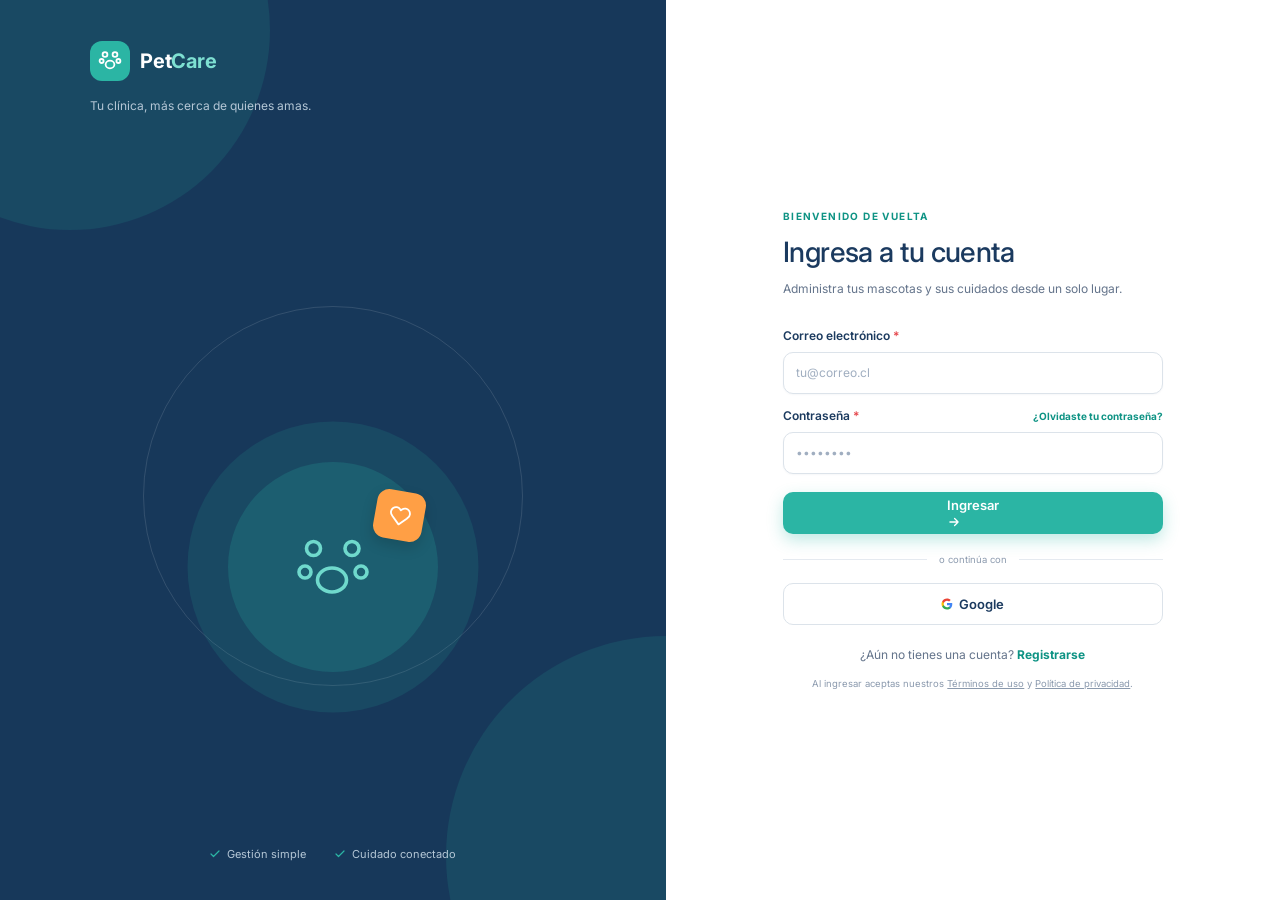
<file: petcare-login.html>
<!DOCTYPE html>
<html lang="es">
<head>
  <meta charset="UTF-8">
  <meta name="viewport" content="width=device-width, initial-scale=1">
  <title>PetCare – Ingresa a tu cuenta</title>
  <link rel="preconnect" href="https://fonts.googleapis.com">
  <link rel="preconnect" href="https://fonts.gstatic.com" crossorigin>
  <link href="https://fonts.googleapis.com/css2?family=Inter:wght@400;500;600;700&display=swap" rel="stylesheet">
  <style>
    :root {
      /* colors */
      --color-navy-900: #17385a;
      --color-navy-700: #1b3a5f;
      --color-teal-500: #2bb5a4;
      --color-teal-300: #7ee0d2;
      --color-teal-200: #6fd9cc;
      --color-teal-700: #0e9384;
      --color-orange-400: #ff9f45;
      --color-red-500: #e5484d;
      --color-white: #ffffff;
      --color-slate-300: #dce3ea;
      --color-slate-200: #e5eaf0;
      --color-slate-400: #a0aec0;
      --color-slate-500: #8a99ad;
      --color-slate-600: #64748b;
      --color-on-navy-muted: #b5c7d6;
      --color-deco: rgba(43, 181, 164, 0.13);
      --color-deco-strong: rgba(43, 181, 164, 0.2);
      --color-ring: rgba(255, 255, 255, 0.12);

      /* font sizes */
      --fs-9: 9.5px;
      --fs-10: 10px;
      --fs-11: 11px;
      --fs-12: 12px;
      --fs-13: 13px;
      --fs-20: 20px;
      --fs-28: 28px;

      /* spacing */
      --space-2: 2px;
      --space-6: 6px;
      --space-8: 8px;
      --space-12: 12px;
      --space-14: 14px;
      --space-16: 16px;
      --space-18: 18px;
      --space-26: 26px;
      --space-40: 40px;

      /* radius & shadows */
      --radius-10: 10px;
      --radius-12: 12px;
      --shadow-input: 0 1px 2px rgba(23, 56, 90, 0.04);
      --shadow-button: 0 6px 16px rgba(43, 181, 164, 0.3);

      --font-sans: "Inter", system-ui, -apple-system, "Segoe UI", Roboto, Arial, sans-serif;
    }

    *, *::before, *::after { box-sizing: border-box; }

    html, body { height: 100%; margin: 0; }

    body {
      font-family: var(--font-sans);
      color: var(--color-navy-700);
      background: var(--color-white);
      -webkit-font-smoothing: antialiased;
    }

    h1, p { margin: 0; }

    /* ---------- Layout ---------- */
    .login {
      display: flex;
      min-height: 100vh;
      width: 100%;
    }

    /* ---------- Brand panel ---------- */
    .showcase {
      position: relative;
      flex: 0 0 52%;
      background: var(--color-navy-900);
      overflow: hidden;
      color: var(--color-white);
    }

    .showcase__deco {
      position: absolute;
      border-radius: 50%;
      background: var(--color-deco);
      pointer-events: none;
    }
    .showcase__deco--top { width: 400px; height: 400px; top: -170px; left: -130px; }
    .showcase__deco--bottom { width: 440px; height: 440px; right: -220px; bottom: -176px; }

    .showcase__header {
      position: absolute;
      top: 41px;
      left: 90px;
      z-index: 2;
    }

    .brand { display: flex; align-items: center; gap: 10px; }
    .brand__icon {
      display: grid;
      place-items: center;
      width: 40px;
      height: 40px;
      border-radius: var(--radius-12);
      background: var(--color-teal-500);
    }
    .brand__name {
      font-size: var(--fs-20);
      font-weight: 700;
      line-height: 1;
      letter-spacing: -0.01em;
      color: var(--color-white);
    }
    .brand__name-accent { color: var(--color-teal-300); }
    .brand__tagline {
      margin-top: 17px;
      font-size: var(--fs-12);
      line-height: 16px;
      color: var(--color-on-navy-muted);
    }

    /* Illustration */
    .showcase__stage {
      position: absolute;
      left: 50%;
      top: 567px;
      width: 0;
      height: 0;
    }
    .stage__ring,
    .stage__disc {
      position: absolute;
      border-radius: 50%;
      transform: translate(-50%, -50%);
    }
    .stage__ring {
      width: 380px;
      height: 380px;
      top: -71px;
      border: 1px solid var(--color-ring);
    }
    .stage__disc--outer {
      width: 291px;
      height: 291px;
      top: 0;
      left: 0;
      background: var(--color-deco);
    }
    .stage__disc--inner {
      width: 210px;
      height: 210px;
      top: 0;
      left: 0;
      background: var(--color-deco-strong);
    }
    .stage__paw {
      position: absolute;
      left: -38px;
      top: -31px;
      width: 76px;
      height: 62px;
    }
    .stage__badge {
      position: absolute;
      left: 42px;
      top: -76px;
      display: grid;
      place-items: center;
      width: 49px;
      height: 49px;
      border-radius: var(--radius-12);
      background: var(--color-orange-400);
      transform: rotate(10deg);
      box-shadow: 0 6px 14px rgba(0, 0, 0, 0.15);
    }

    .showcase__footer {
      position: absolute;
      left: 0;
      right: 0;
      bottom: 38px;
      z-index: 2;
    }
    .highlights {
      display: flex;
      justify-content: center;
      gap: 28px;
      margin: 0;
      padding: 0;
      list-style: none;
    }
    .highlights__item {
      display: flex;
      align-items: center;
      gap: var(--space-6);
      font-size: var(--fs-11);
      line-height: 16px;
      color: var(--color-on-navy-muted);
    }

    /* ---------- Form panel ---------- */
    .auth {
      flex: 1 1 auto;
      display: flex;
      align-items: center;
      justify-content: center;
      padding: var(--space-40) var(--space-16);
      background: var(--color-white);
    }
    .auth__inner { width: 100%; max-width: 380px; }

    .auth__eyebrow {
      font-size: var(--fs-10);
      font-weight: 700;
      line-height: 12px;
      letter-spacing: 0.14em;
      text-transform: uppercase;
      color: var(--color-teal-700);
    }
    .auth__title {
      margin-top: var(--space-14);
      font-size: var(--fs-28);
      font-weight: 500;
      line-height: 32px;
      letter-spacing: -0.02em;
      color: var(--color-navy-700);
    }
    .auth__subtitle {
      margin-top: var(--space-12);
      font-size: var(--fs-12);
      line-height: 18px;
      color: var(--color-slate-600);
    }

    .form { margin-top: var(--space-26); }
    .form__field + .form__field { margin-top: var(--space-14); }
    .form__row {
      display: flex;
      align-items: center;
      justify-content: space-between;
    }
    .form__label {
      font-size: var(--fs-12);
      font-weight: 600;
      line-height: 16px;
      color: var(--color-navy-700);
    }
    .form__required { color: var(--color-red-500); }
    .form__link {
      font-size: var(--fs-10);
      font-weight: 700;
      line-height: 16px;
      color: var(--color-teal-700);
      text-decoration: none;
    }
    .form__link:hover { text-decoration: underline; }

    .form__input {
      display: block;
      width: 100%;
      height: 42px;
      margin-top: var(--space-8);
      padding: 0 var(--space-12);
      font: inherit;
      font-size: var(--fs-12);
      color: var(--color-navy-700);
      background: var(--color-white);
      border: 1px solid var(--color-slate-300);
      border-radius: var(--radius-10);
      box-shadow: var(--shadow-input);
      outline: none;
      transition: border-color 0.2s ease, box-shadow 0.2s ease;
    }
    .form__input::placeholder { color: var(--color-slate-400); opacity: 1; }
    .form__input:focus-visible {
      border-color: var(--color-teal-500);
      box-shadow: 0 0 0 3px rgba(43, 181, 164, 0.18);
    }

    .button {
      display: flex;
      align-items: center;
      justify-content: center;
      width: 100%;
      height: 42px;
      font: inherit;
      font-size: var(--fs-13);
      font-weight: 600;
      cursor: pointer;
      border-radius: var(--radius-10);
      transition: filter 0.2s ease, background-color 0.2s ease;
    }
    .button:focus-visible { outline: 2px solid var(--color-teal-700); outline-offset: 2px; }

    .button--primary {
      margin-top: var(--space-18);
      color: var(--color-white);
      background: var(--color-teal-500);
      border: 0;
      box-shadow: var(--shadow-button);
    }
    .button--primary:hover { filter: brightness(0.96); }
    .button__content {
      display: block;
      width: min-content;
      text-align: left;
      line-height: 16px;
    }
    .button__icon { display: block; margin-top: var(--space-2); }

    .button--secondary {
      gap: var(--space-6);
      color: var(--color-navy-700);
      background: var(--color-white);
      border: 1px solid var(--color-slate-300);
    }
    .button--secondary:hover { background: #f8fafc; }

    .divider {
      display: flex;
      align-items: center;
      gap: var(--space-12);
      margin: 19px 0 var(--space-16);
      font-size: var(--fs-9);
      line-height: 14px;
      color: var(--color-slate-500);
    }
    .divider::before,
    .divider::after {
      content: "";
      flex: 1;
      height: 1px;
      background: var(--color-slate-200);
    }

    .auth__register {
      margin-top: 22px;
      text-align: center;
      font-size: var(--fs-12);
      line-height: 16px;
      color: var(--color-slate-600);
    }
    .auth__register-link {
      font-weight: 700;
      color: var(--color-teal-700);
      text-decoration: none;
    }
    .auth__register-link:hover { text-decoration: underline; }

    .auth__legal {
      margin-top: var(--space-14);
      text-align: center;
      font-size: var(--fs-9);
      line-height: 14px;
      color: var(--color-slate-500);
    }
    .auth__legal a { color: inherit; text-decoration: underline; }

    /* ---------- Tablet ---------- */
    @media (max-width: 1024px) {
      .showcase { flex-basis: 44%; }
      .showcase__header { left: 48px; }
      .showcase__stage { transform: scale(0.8); transform-origin: 0 0; }
      .showcase__deco--top { width: 320px; height: 320px; top: -136px; left: -104px; }
      .showcase__deco--bottom { width: 352px; height: 352px; right: -176px; bottom: -141px; }
    }

    /* ---------- Mobile ---------- */
    @media (max-width: 768px) {
      .login { flex-direction: column; min-height: 100vh; }
      .showcase { flex: 0 0 auto; height: 200px; }
      .showcase__header { top: 32px; left: 24px; }
      .showcase__stage,
      .showcase__footer { display: none; }
      .showcase__deco--top { width: 240px; height: 240px; top: -102px; left: -78px; }
      .showcase__deco--bottom { width: 220px; height: 220px; right: -90px; bottom: -110px; }
      .auth { padding: 32px 24px 40px; align-items: flex-start; }
      .auth__title { font-size: 26px; line-height: 30px; }
    }

    @media (prefers-reduced-motion: reduce) {
      * { transition: none !important; }
    }
  </style>
</head>
<body>
  <main class="login">
    <section class="showcase" aria-label="PetCare">
      <div class="showcase__deco showcase__deco--top" aria-hidden="true"></div>
      <div class="showcase__deco showcase__deco--bottom" aria-hidden="true"></div>

      <header class="showcase__header">
        <div class="brand">
          <span class="brand__icon" aria-hidden="true">
            <svg width="24" height="22" viewBox="0 0 24 22" fill="none" stroke="#fff" stroke-width="1.8">
              <circle cx="7" cy="4.5" r="2.4"/>
              <circle cx="17" cy="4.5" r="2.4"/>
              <circle cx="3.6" cy="11" r="2"/>
              <circle cx="20.4" cy="11" r="2"/>
              <ellipse cx="12" cy="14.5" rx="4.4" ry="3.8"/>
            </svg>
          </span>
          <span class="brand__name">Pet<span class="brand__name-accent">Care</span></span>
        </div>
        <p class="brand__tagline">Tu clínica, más cerca de quienes amas.</p>
      </header>

      <div class="showcase__stage" aria-hidden="true">
        <div class="stage__ring"></div>
        <div class="stage__disc stage__disc--outer"></div>
        <div class="stage__disc stage__disc--inner"></div>
        <svg class="stage__paw" viewBox="0 0 76 62" fill="none" stroke="#6fd9cc" stroke-width="3.6">
          <circle cx="18.5" cy="12.5" r="7"/>
          <circle cx="57" cy="12.5" r="7"/>
          <circle cx="10" cy="36" r="6"/>
          <circle cx="66" cy="36" r="6"/>
          <ellipse cx="37" cy="44" rx="14.5" ry="12"/>
        </svg>
        <div class="stage__badge">
          <svg width="22" height="22" viewBox="0 0 24 24" fill="none" stroke="#fff" stroke-width="2" stroke-linecap="round" stroke-linejoin="round">
            <path d="M20.8 4.6a5.5 5.5 0 0 0-7.8 0L12 5.7l-1-1.1a5.5 5.5 0 0 0-7.8 7.8l1 1.1L12 21.2l7.8-7.7 1-1.1a5.5 5.5 0 0 0 0-7.8z"/>
          </svg>
        </div>
      </div>

      <footer class="showcase__footer">
        <ul class="highlights">
          <li class="highlights__item">
            <svg width="12" height="12" viewBox="0 0 24 24" fill="none" stroke="#2bb5a4" stroke-width="2.4" stroke-linecap="round" stroke-linejoin="round" aria-hidden="true"><path d="M20 6 9 17l-5-5"/></svg>
            Gestión simple
          </li>
          <li class="highlights__item">
            <svg width="12" height="12" viewBox="0 0 24 24" fill="none" stroke="#2bb5a4" stroke-width="2.4" stroke-linecap="round" stroke-linejoin="round" aria-hidden="true"><path d="M20 6 9 17l-5-5"/></svg>
            Cuidado conectado
          </li>
        </ul>
      </footer>
    </section>

    <section class="auth" aria-labelledby="login-title">
      <div class="auth__inner">
        <p class="auth__eyebrow">Bienvenido de vuelta</p>
        <h1 class="auth__title" id="login-title">Ingresa a tu cuenta</h1>
        <p class="auth__subtitle">Administra tus mascotas y sus cuidados desde un solo lugar.</p>

        <form class="form" action="#" method="post" novalidate>
          <div class="form__field">
            <label class="form__label" for="email">Correo electrónico <span class="form__required">*</span></label>
            <input class="form__input" type="email" id="email" name="email" placeholder="tu@correo.cl" autocomplete="email" required>
          </div>

          <div class="form__field">
            <div class="form__row">
              <label class="form__label" for="password">Contraseña <span class="form__required">*</span></label>
              <a class="form__link" href="#">¿Olvidaste tu contraseña?</a>
            </div>
            <input class="form__input" type="password" id="password" name="password" placeholder="••••••••" autocomplete="current-password" required>
          </div>

          <button class="button button--primary" type="submit">
            <span class="button__content">
              Ingresar
              <svg class="button__icon" width="14" height="14" viewBox="0 0 24 24" fill="none" stroke="currentColor" stroke-width="2.2" stroke-linecap="round" stroke-linejoin="round" aria-hidden="true"><path d="M5 12h14M13 6l6 6-6 6"/></svg>
            </span>
          </button>
        </form>

        <p class="divider">o continúa con</p>

        <button class="button button--secondary" type="button">
          <svg width="12" height="12" viewBox="0 0 48 48" aria-hidden="true">
            <path fill="#4285F4" d="M45.1 24.5c0-1.6-.1-3.1-.4-4.5H24v8.5h11.8c-.5 2.7-2.1 5-4.4 6.6v5.5h7.1c4.2-3.8 6.6-9.5 6.6-16.1z"/>
            <path fill="#34A853" d="M24 46c6 0 11.1-2 14.5-5.4l-7.1-5.5c-2 1.3-4.5 2.1-7.4 2.1-5.7 0-10.5-3.9-12.2-9H4.5v5.7C8 41.8 15.4 46 24 46z"/>
            <path fill="#FBBC05" d="M11.8 28.2c-.4-1.3-.7-2.7-.7-4.2s.3-2.9.7-4.2v-5.7H4.5C3 17 2 20.400 2 24s1 7 2.500 9.900l7.300-5.700z"/>
            <path fill="#EA4335" d="M24 10.800c3.200 0 6.100 1.100 8.400 3.300l6.300-6.300C35.100 4.200 30 2 24 2 15.400 2 8 6.200 4.500 14.100l7.300 5.700c1.700-5.100 6.500-9 12.200-9z"/>
          </svg>
          Google
        </button>

        <p class="auth__register">¿Aún no tienes una cuenta? <a class="auth__register-link" href="#">Registrarse</a></p>

        <p class="auth__legal">Al ingresar aceptas nuestros <a href="#">Términos de uso</a> y <a href="#">Política de privacidad</a>.</p>
      </div>
    </section>
  </main>

  <script>
    (function () {
      var form = document.querySelector('.form');
      if (!form) return;
      form.addEventListener('submit', function (event) {
        event.preventDefault();
      });
    })();
  </script>
</body>
</html>
</file>
